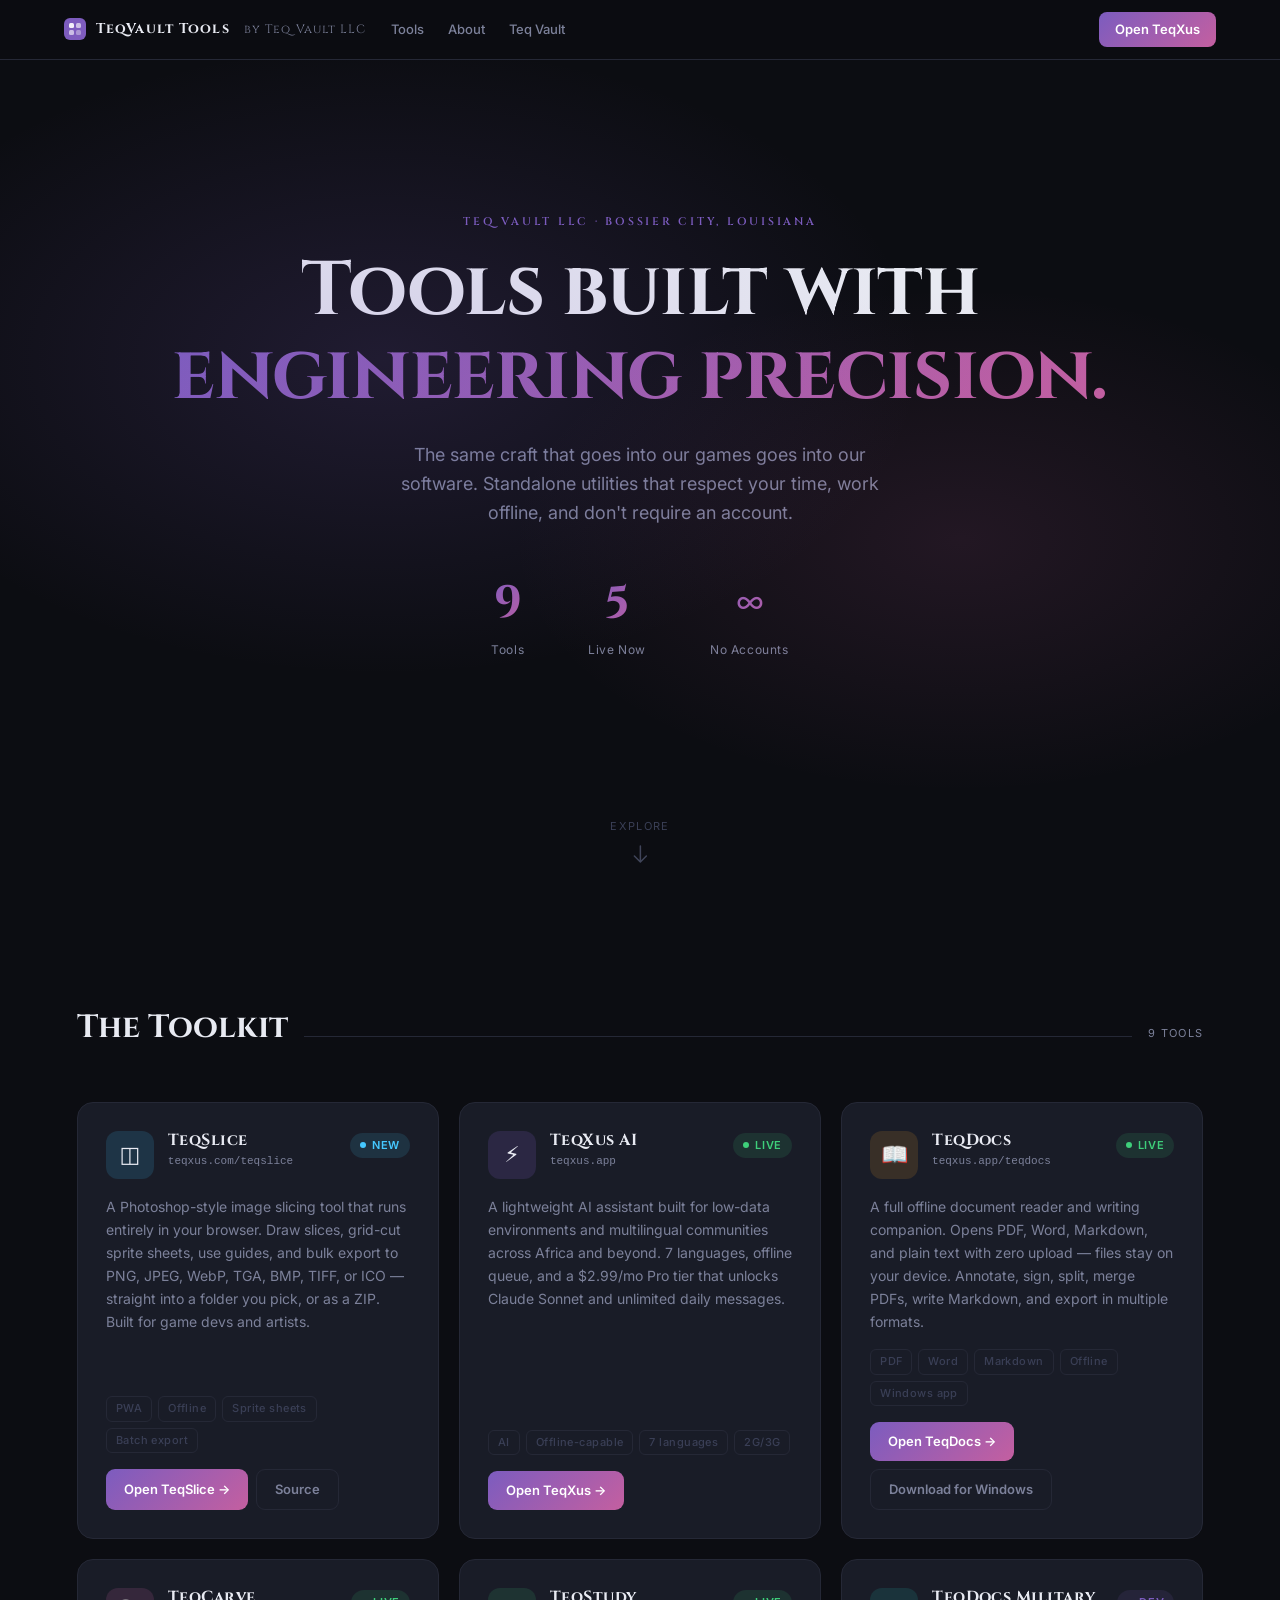
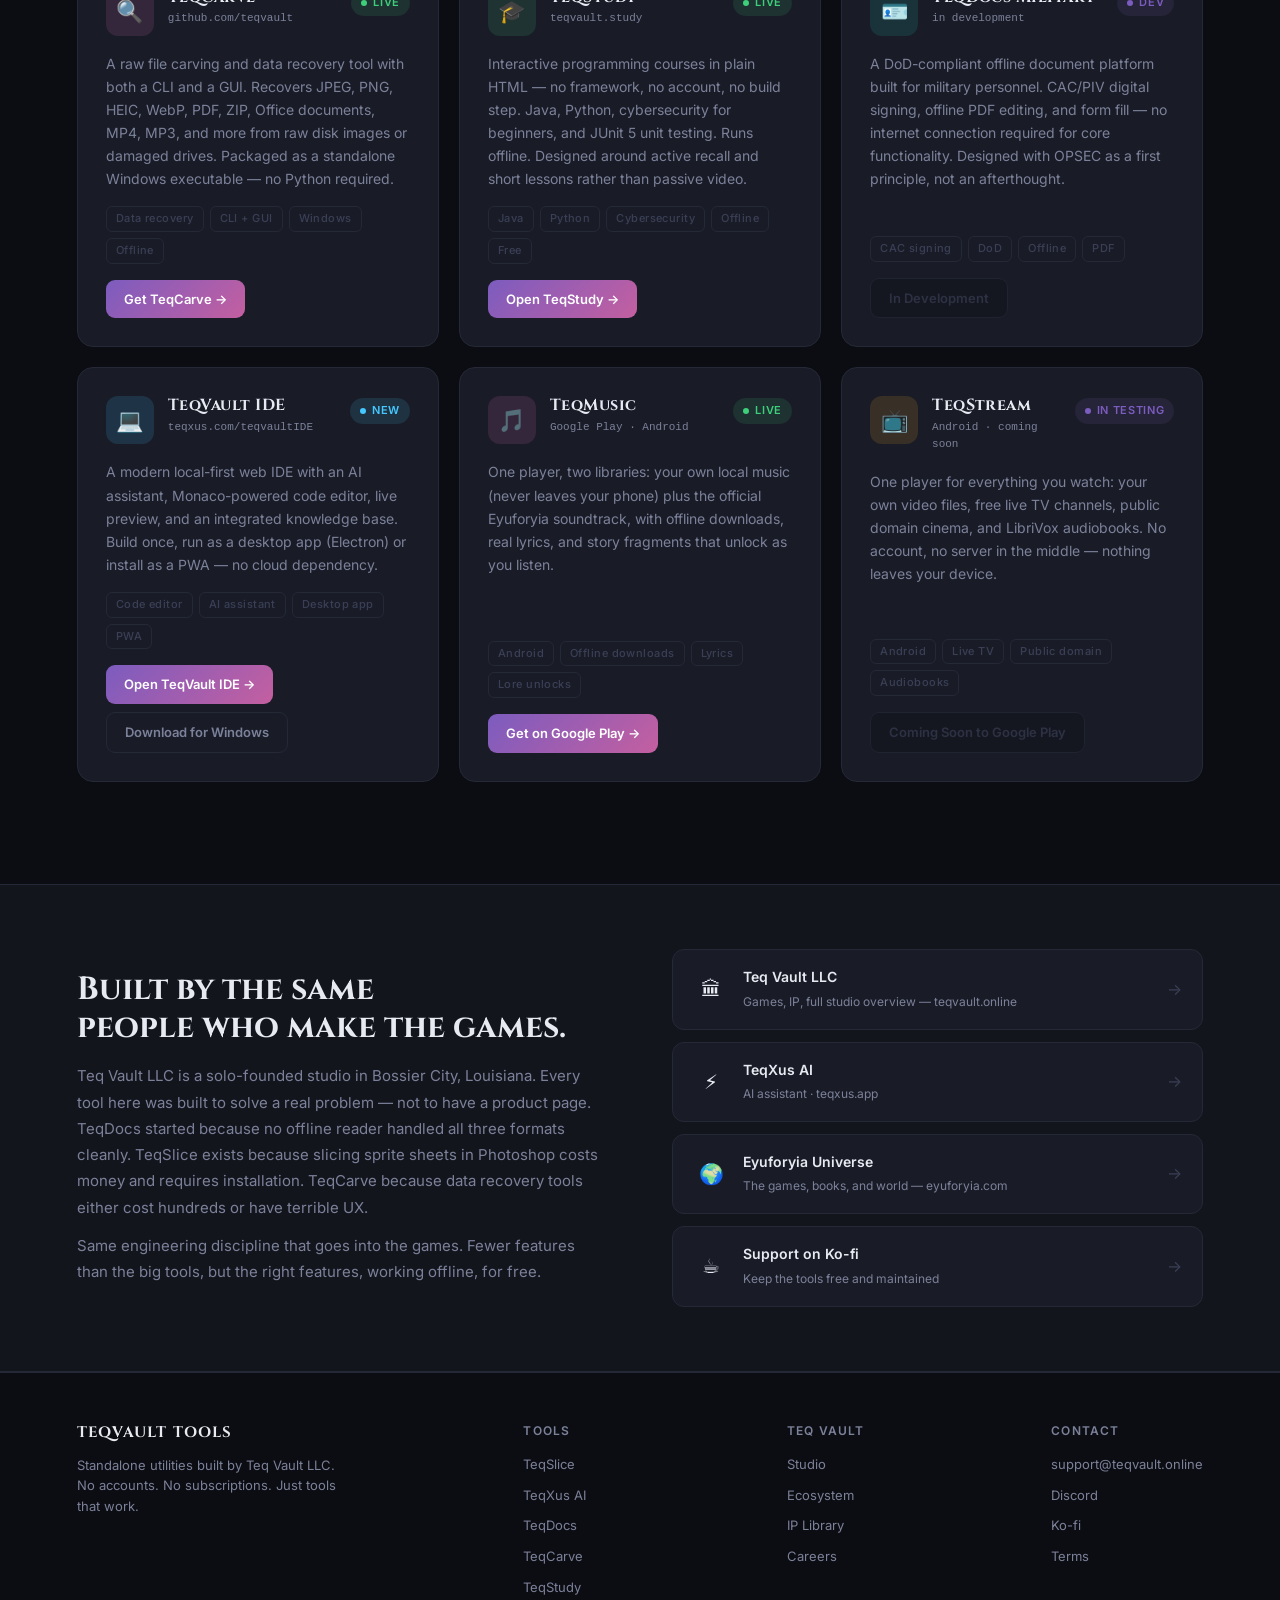
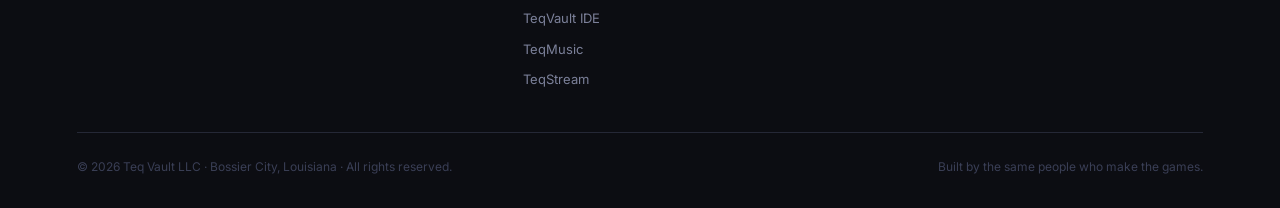
<file: index.html>
<!DOCTYPE html>
<html lang="en">
<head>
<meta charset="UTF-8">
<meta name="viewport" content="width=device-width, initial-scale=1.0">
<meta name="description" content="TeqVault Tools — standalone utilities built by Teq Vault LLC. Image slicers, AI assistants, document readers, data recovery tools, and more.">
<meta property="og:title" content="TeqVault Tools">
<meta property="og:description" content="Standalone utilities built by Teq Vault LLC — engineered with the same precision as our games.">
<meta name="theme-color" content="#0c0d12">
<title>TeqVault Tools</title>
<link rel="preconnect" href="https://fonts.googleapis.com">
<link rel="preconnect" href="https://fonts.gstatic.com" crossorigin>
<link href="https://fonts.googleapis.com/css2?family=Cinzel:wght@400;600;700&family=Inter:wght@300;400;500;600&display=swap" rel="stylesheet">
<style>
/* ── tokens ── */
:root {
  --bg:      #0c0d12;
  --surface: #13151d;
  --card:    #191c27;
  --border:  #252836;
  --ink:     #e8eaf2;
  --dim:     #7c819a;
  --faint:   #3a3f56;
  --purple:  #7c5cbf;
  --pink:    #c45fa0;
  --cyan:    #45c8ff;
  --amber:   #f5a623;
  --green:   #3ecf7a;
  --grad:    linear-gradient(135deg, var(--purple), var(--pink));
}

/* ── reset ── */
*, *::before, *::after { box-sizing: border-box; margin: 0; padding: 0; }
html { scroll-behavior: smooth; }
body {
  background: var(--bg);
  color: var(--ink);
  font-family: "Inter", system-ui, sans-serif;
  font-size: 15px;
  line-height: 1.6;
  -webkit-font-smoothing: antialiased;
}
a { color: inherit; text-decoration: none; }
img { display: block; max-width: 100%; }

/* ── nav ── */
nav {
  position: fixed; top: 0; left: 0; right: 0; z-index: 100;
  display: flex; align-items: center; gap: 24px;
  padding: 0 clamp(20px, 5vw, 64px);
  height: 60px;
  background: rgba(12, 13, 18, 0.85);
  backdrop-filter: blur(16px);
  border-bottom: 1px solid var(--border);
}
.nav-logo {
  display: flex; align-items: center; gap: 10px;
  font-family: "Cinzel", serif; font-weight: 700; font-size: 14px;
  letter-spacing: .08em; color: var(--ink);
}
.nav-logo span { color: var(--dim); font-weight: 400; font-size: 12px; margin-left: 4px; }
nav a.nav-link {
  font-size: 13px; color: var(--dim); font-weight: 500;
  transition: color .2s;
}
nav a.nav-link:hover { color: var(--ink); }
.nav-spacer { flex: 1; }
.nav-cta {
  font-size: 13px; font-weight: 600; padding: 7px 16px; border-radius: 8px;
  background: var(--grad); color: #fff;
  transition: opacity .2s;
}
.nav-cta:hover { opacity: .88; }
.nav-links { display: flex; gap: 24px; }
@media (max-width: 640px) { .nav-links { display: none; } }

/* ── hero ── */
.hero {
  min-height: 100svh;
  display: flex; flex-direction: column; align-items: center; justify-content: center;
  text-align: center;
  padding: 100px clamp(20px, 6vw, 80px) 80px;
  position: relative; overflow: hidden;
}
.hero-bg {
  position: absolute; inset: 0; pointer-events: none;
  background:
    radial-gradient(ellipse 60% 50% at 30% 40%, rgba(124,92,191,.18) 0%, transparent 70%),
    radial-gradient(ellipse 50% 40% at 75% 60%, rgba(196,95,160,.12) 0%, transparent 70%);
}
.hero-eyebrow {
  font-family: "Cinzel", serif; font-size: 11px; font-weight: 600;
  letter-spacing: .25em; text-transform: uppercase; color: var(--purple);
  margin-bottom: 20px;
}
.hero h1 {
  font-family: "Cinzel", serif; font-weight: 700;
  font-size: clamp(36px, 6vw, 76px);
  line-height: 1.1; letter-spacing: -.01em;
  margin-bottom: 24px;
}
.hero h1 em {
  font-style: normal;
  background: var(--grad); -webkit-background-clip: text; -webkit-text-fill-color: transparent;
}
.hero-sub {
  font-size: clamp(15px, 2vw, 18px); color: var(--dim); max-width: 520px;
  margin: 0 auto 40px;
}
.hero-stats {
  display: flex; gap: clamp(24px, 5vw, 64px); justify-content: center;
  margin-bottom: 48px;
}
.stat-n {
  font-family: "Cinzel", serif; font-size: clamp(28px, 4vw, 44px); font-weight: 700;
  background: var(--grad); -webkit-background-clip: text; -webkit-text-fill-color: transparent;
}
.stat-l { font-size: 12px; color: var(--dim); letter-spacing: .05em; margin-top: 2px; }
.hero-scroll {
  position: absolute; bottom: 36px; left: 50%; transform: translateX(-50%);
  display: flex; flex-direction: column; align-items: center; gap: 8px;
  color: var(--faint); font-size: 11px; letter-spacing: .1em;
  animation: bob 2.4s ease-in-out infinite;
}
@keyframes bob { 0%,100%{transform:translateX(-50%) translateY(0)} 50%{transform:translateX(-50%) translateY(6px)} }

/* ── section ── */
.section {
  padding: clamp(64px, 8vw, 120px) clamp(20px, 6vw, 80px);
  max-width: 1280px; margin: 0 auto;
}
.section-head {
  display: flex; align-items: baseline; gap: 16px; margin-bottom: 48px;
}
.section-head h2 {
  font-family: "Cinzel", serif; font-size: clamp(22px, 3vw, 32px); font-weight: 700;
}
.section-rule {
  flex: 1; height: 1px; background: var(--border);
}
.section-label {
  font-size: 11px; letter-spacing: .12em; text-transform: uppercase; color: var(--dim);
}

/* ── tool grid ── */
.tool-grid {
  display: grid;
  grid-template-columns: repeat(auto-fill, minmax(320px, 1fr));
  gap: 20px;
}

/* ── tool card ── */
.tool-card {
  background: var(--card);
  border: 1px solid var(--border);
  border-radius: 16px;
  padding: 28px;
  display: flex; flex-direction: column; gap: 16px;
  position: relative; overflow: hidden;
  transition: border-color .25s, transform .25s;
  cursor: default;
}
.tool-card::before {
  content: "";
  position: absolute; inset: 0; border-radius: 16px;
  background: var(--grad); opacity: 0;
  transition: opacity .3s;
  pointer-events: none;
  mask: linear-gradient(#fff 0 0) content-box, linear-gradient(#fff 0 0);
  mask-composite: exclude;
  padding: 1px;
  z-index: 0;
}
.tool-card:hover::before { opacity: 1; }
.tool-card:hover { transform: translateY(-3px); }
.tool-card > * { position: relative; z-index: 1; }

.card-head { display: flex; align-items: flex-start; gap: 14px; }
.card-icon {
  width: 48px; height: 48px; border-radius: 12px; flex-shrink: 0;
  display: flex; align-items: center; justify-content: center;
  font-size: 22px;
}
.card-icon.purple { background: rgba(124,92,191,.18); }
.card-icon.cyan   { background: rgba(69,200,255,.14); }
.card-icon.amber  { background: rgba(245,166,35,.14); }
.card-icon.pink   { background: rgba(196,95,160,.16); }
.card-icon.green  { background: rgba(62,207,122,.13); }
.card-icon.teal   { background: rgba(32,210,190,.13); }

.card-meta { flex: 1; min-width: 0; }
.card-name {
  font-family: "Cinzel", serif; font-size: 16px; font-weight: 700;
  letter-spacing: .03em; line-height: 1.2;
}
.card-url { font-size: 11px; color: var(--dim); margin-top: 3px; font-family: ui-monospace, monospace; }

/* status pip */
.status {
  display: inline-flex; align-items: center; gap: 6px;
  font-size: 11px; font-weight: 600; letter-spacing: .06em;
  text-transform: uppercase; padding: 4px 10px; border-radius: 20px;
  flex-shrink: 0; margin-top: 2px;
}
.status.live   { background: rgba(62,207,122,.12); color: var(--green); }
.status.beta   { background: rgba(245,166,35,.12); color: var(--amber); }
.status.dev    { background: rgba(124,92,191,.12); color: var(--purple); }
.status.new    { background: rgba(69,200,255,.12); color: var(--cyan); }
.pip {
  width: 6px; height: 6px; border-radius: 50%; flex-shrink: 0;
}
.status.live .pip  { background: var(--green);  animation: pulse-g 2s ease-in-out infinite; }
.status.beta .pip  { background: var(--amber);  animation: pulse-a 2.4s ease-in-out infinite; }
.status.new .pip   { background: var(--cyan);   animation: pulse-c 1.8s ease-in-out infinite; }
.status.dev .pip   { background: var(--purple); }
@keyframes pulse-g { 0%,100%{box-shadow:0 0 0 0 rgba(62,207,122,.6)} 50%{box-shadow:0 0 0 5px rgba(62,207,122,0)} }
@keyframes pulse-a { 0%,100%{box-shadow:0 0 0 0 rgba(245,166,35,.6)} 50%{box-shadow:0 0 0 5px rgba(245,166,35,0)} }
@keyframes pulse-c { 0%,100%{box-shadow:0 0 0 0 rgba(69,200,255,.6)} 50%{box-shadow:0 0 0 5px rgba(69,200,255,0)} }

.card-desc {
  font-size: 14px; color: var(--dim); line-height: 1.65; flex: 1;
}
.card-tags {
  display: flex; flex-wrap: wrap; gap: 6px;
}
.tag {
  font-size: 11px; font-weight: 500; letter-spacing: .04em;
  padding: 3px 9px; border-radius: 6px; border: 1px solid var(--border); color: var(--faint);
}
.card-actions { display: flex; gap: 8px; flex-wrap: wrap; }
.btn-card {
  font-size: 13px; font-weight: 600; padding: 9px 18px; border-radius: 9px;
  border: none; cursor: pointer; transition: opacity .2s, background .2s;
  display: inline-flex; align-items: center; gap: 6px;
}
.btn-card.primary { background: var(--grad); color: #fff; }
.btn-card.primary:hover { opacity: .85; }
.btn-card.ghost {
  background: transparent; color: var(--dim);
  border: 1px solid var(--border);
}
.btn-card.ghost:hover { color: var(--ink); border-color: var(--faint); background: var(--surface); }
.btn-card.disabled {
  background: var(--surface); color: var(--faint);
  border: 1px solid var(--border); cursor: not-allowed; opacity: .6;
}

/* ── about strip ── */
.about-strip {
  background: var(--surface);
  border-top: 1px solid var(--border);
  border-bottom: 1px solid var(--border);
  padding: 64px clamp(20px, 6vw, 80px);
}
.about-inner {
  max-width: 1280px; margin: 0 auto;
  display: grid; grid-template-columns: 1fr 1fr; gap: 64px; align-items: center;
}
.about-inner h2 {
  font-family: "Cinzel", serif; font-size: clamp(22px, 3vw, 32px); font-weight: 700;
  margin-bottom: 16px; line-height: 1.2;
}
.about-inner p { color: var(--dim); font-size: 15px; line-height: 1.75; margin-bottom: 12px; }
.about-inner p:last-child { margin-bottom: 0; }
.about-links { display: flex; flex-direction: column; gap: 12px; }
.about-link {
  display: flex; align-items: center; gap: 14px; padding: 16px 20px;
  background: var(--card); border: 1px solid var(--border); border-radius: 12px;
  transition: border-color .2s, transform .2s;
}
.about-link:hover { border-color: var(--purple); transform: translateX(4px); }
.about-link-icon { font-size: 20px; width: 36px; text-align: center; }
.about-link-text strong { display: block; font-size: 14px; font-weight: 600; }
.about-link-text span { font-size: 12px; color: var(--dim); }
.about-link-arrow { margin-left: auto; color: var(--faint); font-size: 16px; }
@media (max-width: 720px) { .about-inner { grid-template-columns: 1fr; gap: 40px; } }

/* ── footer ── */
footer {
  padding: 48px clamp(20px, 6vw, 80px) 32px;
  border-top: 1px solid var(--border);
}
.footer-inner {
  max-width: 1280px; margin: 0 auto;
  display: flex; flex-wrap: wrap; gap: 32px; justify-content: space-between; align-items: flex-start;
}
.footer-brand { max-width: 260px; }
.footer-logo {
  font-family: "Cinzel", serif; font-weight: 700; font-size: 15px;
  letter-spacing: .08em; margin-bottom: 10px;
}
.footer-brand p { font-size: 13px; color: var(--dim); line-height: 1.6; }
.footer-col h4 { font-size: 12px; font-weight: 600; letter-spacing: .1em; text-transform: uppercase; color: var(--dim); margin-bottom: 14px; }
.footer-col a { display: block; font-size: 13px; color: var(--dim); margin-bottom: 10px; transition: color .2s; }
.footer-col a:hover { color: var(--ink); }
.footer-bottom {
  max-width: 1280px; margin: 32px auto 0; padding-top: 24px;
  border-top: 1px solid var(--border);
  display: flex; flex-wrap: wrap; gap: 12px; justify-content: space-between;
  font-size: 12px; color: var(--faint);
}
.footer-bottom a { color: var(--faint); transition: color .2s; }
.footer-bottom a:hover { color: var(--dim); }

/* ── scroll reveal ── */
.reveal { opacity: 0; transform: translateY(20px); transition: opacity .55s ease, transform .55s ease; }
.reveal.on { opacity: 1; transform: none; }
@media (prefers-reduced-motion: reduce) { .reveal { opacity: 1; transform: none; } }
</style>
</head>
<body>

<!-- ── nav ── -->
<nav>
  <a href="/" class="nav-logo">
    <svg width="22" height="22" viewBox="0 0 22 22" fill="none"><rect width="22" height="22" rx="6" fill="url(#lg)"/><rect x="5" y="5" width="5" height="5" rx="1.5" fill="white" opacity=".9"/><rect x="12" y="5" width="5" height="5" rx="1.5" fill="white" opacity=".6"/><rect x="5" y="12" width="5" height="5" rx="1.5" fill="white" opacity=".6"/><rect x="12" y="12" width="5" height="5" rx="1.5" fill="white" opacity=".35"/><defs><linearGradient id="lg" x1="0" y1="0" x2="22" y2="22"><stop stop-color="#7c5cbf"/><stop offset="1" stop-color="#c45fa0"/></linearGradient></defs></svg>
    TeqVault Tools <span>by Teq Vault LLC</span>
  </a>
  <div class="nav-links">
    <a href="#tools" class="nav-link">Tools</a>
    <a href="#about" class="nav-link">About</a>
    <a href="https://teqvault.online" class="nav-link" target="_blank" rel="noopener">Teq Vault</a>
  </div>
  <div class="nav-spacer"></div>
  <a href="https://teqxus.app" class="nav-cta" target="_blank" rel="noopener">Open TeqXus</a>
</nav>

<!-- ── hero ── -->
<section class="hero">
  <div class="hero-bg" aria-hidden="true"></div>
  <p class="hero-eyebrow">Teq Vault LLC · Bossier City, Louisiana</p>
  <h1>Tools built with<br><em>engineering precision.</em></h1>
  <p class="hero-sub">The same craft that goes into our games goes into our software. Standalone utilities that respect your time, work offline, and don't require an account.</p>
  <div class="hero-stats">
    <div>
      <div class="stat-n">9</div>
      <div class="stat-l">Tools</div>
    </div>
    <div>
      <div class="stat-n">5</div>
      <div class="stat-l">Live Now</div>
    </div>
    <div>
      <div class="stat-n">∞</div>
      <div class="stat-l">No Accounts</div>
    </div>
  </div>
  <a href="#tools" aria-label="Scroll to tools">
    <div class="hero-scroll">
      <span style="letter-spacing:.12em">EXPLORE</span>
      <svg width="16" height="20" viewBox="0 0 16 20" fill="none"><path d="M8 2v14M2 12l6 6 6-6" stroke="#40455a" stroke-width="1.5" stroke-linecap="round" stroke-linejoin="round"/></svg>
    </div>
  </a>
</section>

<!-- ── tools grid ── -->
<div class="section" id="tools">
  <div class="section-head reveal">
    <h2>The Toolkit</h2>
    <div class="section-rule"></div>
    <span class="section-label">9 tools</span>
  </div>

  <div class="tool-grid">

    <!-- TeqSlice -->
    <div class="tool-card reveal">
      <div class="card-head">
        <div class="card-icon cyan">◫</div>
        <div class="card-meta">
          <div class="card-name">TeqSlice</div>
          <div class="card-url">teqxus.com/teqslice</div>
        </div>
        <span class="status new"><span class="pip"></span>New</span>
      </div>
      <p class="card-desc">A Photoshop-style image slicing tool that runs entirely in your browser. Draw slices, grid-cut sprite sheets, use guides, and bulk export to PNG, JPEG, WebP, TGA, BMP, TIFF, or ICO — straight into a folder you pick, or as a ZIP. Built for game devs and artists.</p>
      <div class="card-tags">
        <span class="tag">PWA</span><span class="tag">Offline</span><span class="tag">Sprite sheets</span><span class="tag">Batch export</span>
      </div>
      <div class="card-actions">
        <a href="https://teqxus.com/teqslice" class="btn-card primary">Open TeqSlice →</a>
        <a href="https://github.com/teqvault" class="btn-card ghost" target="_blank" rel="noopener">Source</a>
      </div>
    </div>

    <!-- TeqXus AI -->
    <div class="tool-card reveal">
      <div class="card-head">
        <div class="card-icon purple">⚡</div>
        <div class="card-meta">
          <div class="card-name">TeqXus AI</div>
          <div class="card-url">teqxus.app</div>
        </div>
        <span class="status live"><span class="pip"></span>Live</span>
      </div>
      <p class="card-desc">A lightweight AI assistant built for low-data environments and multilingual communities across Africa and beyond. 7 languages, offline queue, and a $2.99/mo Pro tier that unlocks Claude Sonnet and unlimited daily messages.</p>
      <div class="card-tags">
        <span class="tag">AI</span><span class="tag">Offline-capable</span><span class="tag">7 languages</span><span class="tag">2G/3G</span>
      </div>
      <div class="card-actions">
        <a href="https://teqxus.app" class="btn-card primary" target="_blank" rel="noopener">Open TeqXus →</a>
      </div>
    </div>

    <!-- TeqDocs -->
    <div class="tool-card reveal">
      <div class="card-head">
        <div class="card-icon amber">📖</div>
        <div class="card-meta">
          <div class="card-name">TeqDocs</div>
          <div class="card-url">teqxus.app/teqdocs</div>
        </div>
        <span class="status live"><span class="pip"></span>Live</span>
      </div>
      <p class="card-desc">A full offline document reader and writing companion. Opens PDF, Word, Markdown, and plain text with zero upload — files stay on your device. Annotate, sign, split, merge PDFs, write Markdown, and export in multiple formats.</p>
      <div class="card-tags">
        <span class="tag">PDF</span><span class="tag">Word</span><span class="tag">Markdown</span><span class="tag">Offline</span><span class="tag">Windows app</span>
      </div>
      <div class="card-actions">
        <a href="https://teqxus.app/teqdocs" class="btn-card primary" target="_blank" rel="noopener">Open TeqDocs →</a>
        <a href="https://github.com/teqvault/teqdocsDesktop/releases/download/2.0.0/TeqDocs.Student.Setup.2.0.0.exe" class="btn-card ghost">Download for Windows</a>
      </div>
    </div>

    <!-- TeqCarve -->
    <div class="tool-card reveal">
      <div class="card-head">
        <div class="card-icon pink">🔍</div>
        <div class="card-meta">
          <div class="card-name">TeqCarve</div>
          <div class="card-url">github.com/teqvault</div>
        </div>
        <span class="status live"><span class="pip"></span>Live</span>
      </div>
      <p class="card-desc">A raw file carving and data recovery tool with both a CLI and a GUI. Recovers JPEG, PNG, HEIC, WebP, PDF, ZIP, Office documents, MP4, MP3, and more from raw disk images or damaged drives. Packaged as a standalone Windows executable — no Python required.</p>
      <div class="card-tags">
        <span class="tag">Data recovery</span><span class="tag">CLI + GUI</span><span class="tag">Windows</span><span class="tag">Offline</span>
      </div>
      <div class="card-actions">
        <a href="https://github.com/teqvault" class="btn-card primary" target="_blank" rel="noopener">Get TeqCarve →</a>
      </div>
    </div>

    <!-- TeqStudy -->
    <div class="tool-card reveal">
      <div class="card-head">
        <div class="card-icon green">🎓</div>
        <div class="card-meta">
          <div class="card-name">TeqStudy</div>
          <div class="card-url">teqvault.study</div>
        </div>
        <span class="status live"><span class="pip"></span>Live</span>
      </div>
      <p class="card-desc">Interactive programming courses in plain HTML — no framework, no account, no build step. Java, Python, cybersecurity for beginners, and JUnit 5 unit testing. Runs offline. Designed around active recall and short lessons rather than passive video.</p>
      <div class="card-tags">
        <span class="tag">Java</span><span class="tag">Python</span><span class="tag">Cybersecurity</span><span class="tag">Offline</span><span class="tag">Free</span>
      </div>
      <div class="card-actions">
        <a href="https://teqvault.study" class="btn-card primary" target="_blank" rel="noopener">Open TeqStudy →</a>
      </div>
    </div>

    <!-- TeqDocs Military -->
    <div class="tool-card reveal">
      <div class="card-head">
        <div class="card-icon teal">🪪</div>
        <div class="card-meta">
          <div class="card-name">TeqDocs Military</div>
          <div class="card-url">in development</div>
        </div>
        <span class="status dev"><span class="pip"></span>Dev</span>
      </div>
      <p class="card-desc">A DoD-compliant offline document platform built for military personnel. CAC/PIV digital signing, offline PDF editing, and form fill — no internet connection required for core functionality. Designed with OPSEC as a first principle, not an afterthought.</p>
      <div class="card-tags">
        <span class="tag">CAC signing</span><span class="tag">DoD</span><span class="tag">Offline</span><span class="tag">PDF</span>
      </div>
      <div class="card-actions">
        <span class="btn-card disabled">In Development</span>
      </div>
    </div>

    <!-- TeqVault IDE -->
    <div class="tool-card reveal">
      <div class="card-head">
        <div class="card-icon cyan">💻</div>
        <div class="card-meta">
          <div class="card-name">TeqVault IDE</div>
          <div class="card-url">teqxus.com/teqvaultIDE</div>
        </div>
        <span class="status new"><span class="pip"></span>New</span>
      </div>
      <p class="card-desc">A modern local-first web IDE with an AI assistant, Monaco-powered code editor, live preview, and an integrated knowledge base. Build once, run as a desktop app (Electron) or install as a PWA — no cloud dependency.</p>
      <div class="card-tags">
        <span class="tag">Code editor</span><span class="tag">AI assistant</span><span class="tag">Desktop app</span><span class="tag">PWA</span>
      </div>
      <div class="card-actions">
        <a href="https://teqxus.com/teqvaultIDE" class="btn-card primary" target="_blank" rel="noopener">Open TeqVault IDE →</a>
        <a href="https://github.com/teqvault/teqIDE/releases/download/1.0.0/Teq.Vault.IDE.Setup.0.1.0.exe" class="btn-card ghost">Download for Windows</a>
      </div>
    </div>

    <!-- TeqMusic -->
    <div class="tool-card reveal">
      <div class="card-head">
        <div class="card-icon pink">🎵</div>
        <div class="card-meta">
          <div class="card-name">TeqMusic</div>
          <div class="card-url">Google Play · Android</div>
        </div>
        <span class="status live"><span class="pip"></span>Live</span>
      </div>
      <p class="card-desc">One player, two libraries: your own local music (never leaves your phone) plus the official Eyuforyia soundtrack, with offline downloads, real lyrics, and story fragments that unlock as you listen.</p>
      <div class="card-tags">
        <span class="tag">Android</span><span class="tag">Offline downloads</span><span class="tag">Lyrics</span><span class="tag">Lore unlocks</span>
      </div>
      <div class="card-actions">
        <a href="https://play.google.com/store/apps/details?id=com.teqvault.teqmusic" class="btn-card primary" target="_blank" rel="noopener">Get on Google Play →</a>
      </div>
    </div>

    <!-- TeqStream -->
    <div class="tool-card reveal">
      <div class="card-head">
        <div class="card-icon amber">📺</div>
        <div class="card-meta">
          <div class="card-name">TeqStream</div>
          <div class="card-url">Android · coming soon</div>
        </div>
        <span class="status dev"><span class="pip"></span>In Testing</span>
      </div>
      <p class="card-desc">One player for everything you watch: your own video files, free live TV channels, public domain cinema, and LibriVox audiobooks. No account, no server in the middle — nothing leaves your device.</p>
      <div class="card-tags">
        <span class="tag">Android</span><span class="tag">Live TV</span><span class="tag">Public domain</span><span class="tag">Audiobooks</span>
      </div>
      <div class="card-actions">
        <span class="btn-card disabled">Coming Soon to Google Play</span>
      </div>
    </div>

  </div>
</div>

<!-- ── about strip ── -->
<div class="about-strip" id="about">
  <div class="about-inner">
    <div class="reveal">
      <h2>Built by the same<br>people who make the games.</h2>
      <p>Teq Vault LLC is a solo-founded studio in Bossier City, Louisiana. Every tool here was built to solve a real problem — not to have a product page. TeqDocs started because no offline reader handled all three formats cleanly. TeqSlice exists because slicing sprite sheets in Photoshop costs money and requires installation. TeqCarve because data recovery tools either cost hundreds or have terrible UX.</p>
      <p>Same engineering discipline that goes into the games. Fewer features than the big tools, but the right features, working offline, for free.</p>
    </div>
    <div class="about-links reveal">
      <a href="https://teqvault.online" class="about-link" target="_blank" rel="noopener">
        <span class="about-link-icon">🏛</span>
        <span class="about-link-text">
          <strong>Teq Vault LLC</strong>
          <span>Games, IP, full studio overview — teqvault.online</span>
        </span>
        <span class="about-link-arrow">→</span>
      </a>
      <a href="https://teqxus.app" class="about-link" target="_blank" rel="noopener">
        <span class="about-link-icon">⚡</span>
        <span class="about-link-text">
          <strong>TeqXus AI</strong>
          <span>AI assistant · teqxus.app</span>
        </span>
        <span class="about-link-arrow">→</span>
      </a>
      <a href="https://eyuforyia.com" class="about-link" target="_blank" rel="noopener">
        <span class="about-link-icon">🌍</span>
        <span class="about-link-text">
          <strong>Eyuforyia Universe</strong>
          <span>The games, books, and world — eyuforyia.com</span>
        </span>
        <span class="about-link-arrow">→</span>
      </a>
      <a href="https://ko-fi.com/teqvault" class="about-link" target="_blank" rel="noopener">
        <span class="about-link-icon">☕</span>
        <span class="about-link-text">
          <strong>Support on Ko-fi</strong>
          <span>Keep the tools free and maintained</span>
        </span>
        <span class="about-link-arrow">→</span>
      </a>
    </div>
  </div>
</div>

<!-- ── footer ── -->
<footer>
  <div class="footer-inner">
    <div class="footer-brand">
      <div class="footer-logo">TEQVAULT TOOLS</div>
      <p>Standalone utilities built by Teq Vault LLC. No accounts. No subscriptions. Just tools that work.</p>
    </div>
    <div class="footer-col">
      <h4>Tools</h4>
      <a href="./teqslice/">TeqSlice</a>
      <a href="https://teqxus.app" target="_blank" rel="noopener">TeqXus AI</a>
      <a href="https://teqxus.app/teqdocs" target="_blank" rel="noopener">TeqDocs</a>
      <a href="https://github.com/teqvault" target="_blank" rel="noopener">TeqCarve</a>
      <a href="https://teqvault.study" target="_blank" rel="noopener">TeqStudy</a>
      <a href="https://teqxus.com/teqvaultIDE" target="_blank" rel="noopener">TeqVault IDE</a>
      <a href="https://play.google.com/store/apps/details?id=com.teqvault.teqmusic" target="_blank" rel="noopener">TeqMusic</a>
      <a href="https://teqvault.online/pages/teqstream.html" target="_blank" rel="noopener">TeqStream</a>
    </div>
    <div class="footer-col">
      <h4>Teq Vault</h4>
      <a href="https://teqvault.online" target="_blank" rel="noopener">Studio</a>
      <a href="https://teqvault.online/pages/ecosystem.html" target="_blank" rel="noopener">Ecosystem</a>
      <a href="https://teqvault.online/pages/library.html" target="_blank" rel="noopener">IP Library</a>
      <a href="https://teqvault.online/pages/join-the-vault.html" target="_blank" rel="noopener">Careers</a>
    </div>
    <div class="footer-col">
      <h4>Contact</h4>
      <a href="mailto:support@teqvault.online">support@teqvault.online</a>
      <a href="https://discord.gg/4CAYz2ZCqC" target="_blank" rel="noopener">Discord</a>
      <a href="https://ko-fi.com/teqvault" target="_blank" rel="noopener">Ko-fi</a>
      <a href="https://teqvault.online/pages/terms.html" target="_blank" rel="noopener">Terms</a>
    </div>
  </div>
  <div class="footer-bottom">
    <span>© <span id="yr"></span> Teq Vault LLC · Bossier City, Louisiana · All rights reserved.</span>
    <span>Built by the same people who make the games.</span>
  </div>
</footer>

<script>
/* year */
document.getElementById("yr").textContent = new Date().getFullYear();

/* scroll reveal */
const obs = new IntersectionObserver(entries => {
  entries.forEach(e => { if(e.isIntersecting) { e.target.classList.add("on"); obs.unobserve(e.target); } });
}, { threshold: 0.1 });
document.querySelectorAll(".reveal").forEach(el => obs.observe(el));

/* stagger tool cards */
document.querySelectorAll(".tool-card.reveal").forEach((el, i) => {
  el.style.transitionDelay = (i % 3) * 0.08 + "s";
});
</script>
</body>
</html>
</file>
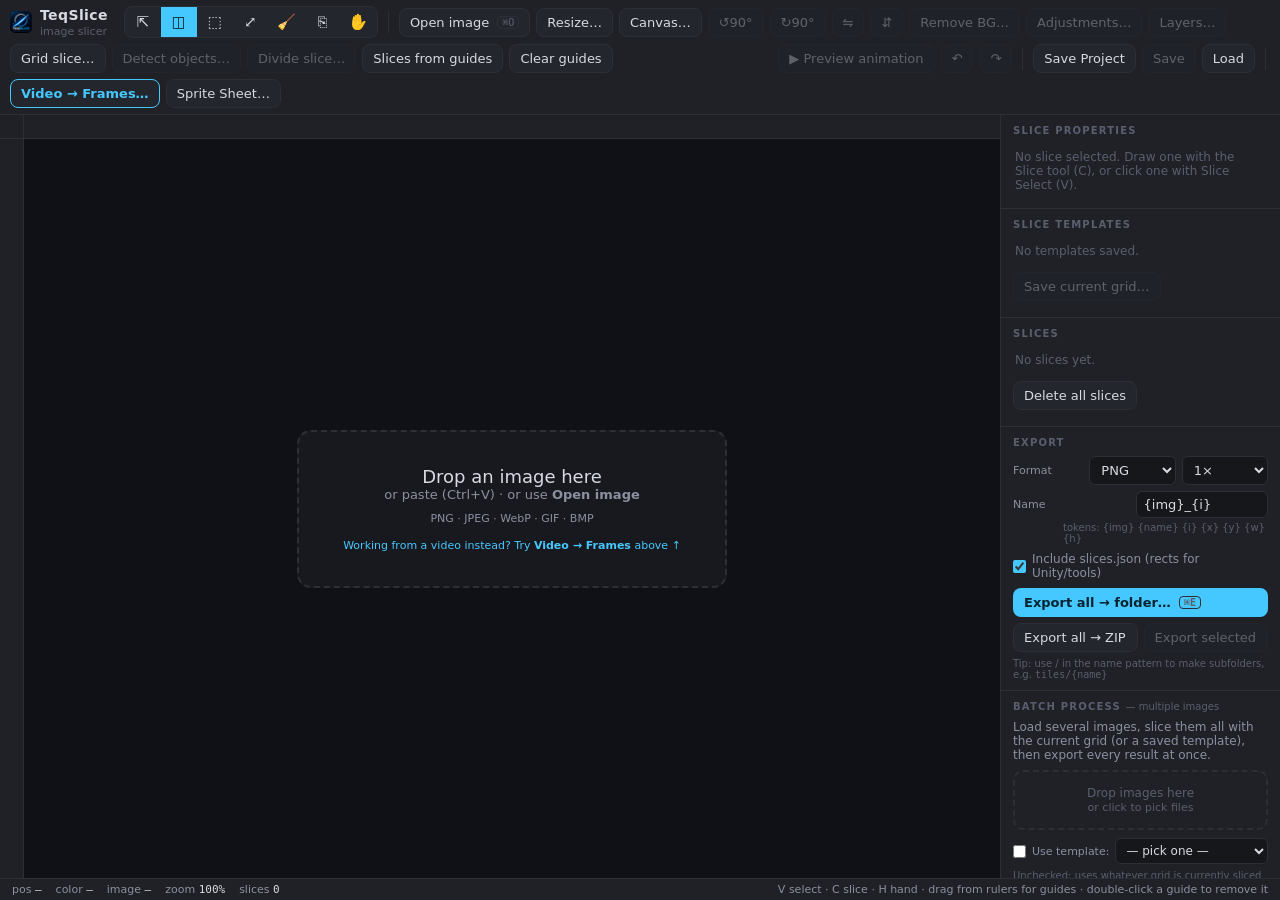
<file: teqslice/index.html>
<!DOCTYPE html>
<html lang="en">
<head>
<meta charset="UTF-8">
<meta name="viewport" content="width=device-width, initial-scale=1.0, user-scalable=no">
<title>TeqSlice &mdash; image slicing tool</title>
<meta name="theme-color" content="#16171b">
<link rel="manifest" href="manifest.webmanifest">
<link rel="icon" href="icon-192.png">
<script src="jszip.min.js"></script>
<style>
:root{
  --bg:#16171b; --panel:#1f2127; --panel2:#24262e; --edge:#2c2f37;
  --ink:#d7dae2; --dim:#8b90a0; --faint:#5a5f6e;
  --slice:#45c8ff; --hot:#ffb54c; --guide:#54e3a4;
  --accent:#45c8ff;
  font-size:13px;
}
*{box-sizing:border-box; margin:0; padding:0}
html,body{height:100%; overflow:hidden}
body{
  background:var(--bg); color:var(--ink);
  font-family:system-ui,-apple-system,"Segoe UI",Roboto,sans-serif;
  display:grid; grid-template-rows:auto auto 1fr auto; user-select:none;
}
.mono{font-family:ui-monospace,"Cascadia Code","JetBrains Mono",Menlo,Consolas,monospace}

/* ---------- top bar ---------- */
header{
  display:flex; align-items:center; gap:6px; padding:6px 10px;
  background:var(--panel); border-bottom:1px solid var(--edge); flex-wrap:wrap;
}
/* ---------- document tabs ---------- */
#docTabs{
  display:none; align-items:stretch; gap:1px; padding:0 6px;
  background:var(--bg); border-bottom:1px solid var(--edge); overflow-x:auto;
}
#docTabs.show{display:flex}
.docTab{
  display:flex; align-items:center; gap:6px; padding:7px 8px 7px 12px;
  background:var(--panel); border:1px solid var(--edge); border-bottom:none;
  border-radius:8px 8px 0 0; margin-top:4px; font-size:12px; color:var(--dim);
  cursor:pointer; white-space:nowrap; max-width:200px;
}
.docTab.on{background:var(--bg); color:var(--ink); border-color:var(--accent)}
.docTab .name{overflow:hidden; text-overflow:ellipsis; white-space:nowrap}
.docTab .dot{width:6px; height:6px; border-radius:50%; background:var(--hot); flex:0 0 auto; display:none}
.docTab.dirty .dot{display:block}
.docTab .x{
  flex:0 0 auto; width:16px; height:16px; border-radius:4px; text-align:center; line-height:16px;
  color:var(--faint); font-size:12px;
}
.docTab .x:hover{background:rgba(255,255,255,.08); color:var(--ink)}
/* Electron's frameless titlebar overlay (min/max/close) sits on top of the
   page in the top-right corner. Reserve space so it never covers buttons,
   and let the empty header background double as a drag handle. */
html.electron-app header{ padding-right:150px; -webkit-app-region:drag; }
html.electron-app header *{ -webkit-app-region:no-drag; }
.logo{display:flex; align-items:center; gap:8px; margin-right:10px}
.logo b{font-size:14px; letter-spacing:.4px}
.logo span{color:var(--faint); font-size:11px}
.logo img{width:22px; height:22px; border-radius:5px}
.tgroup{display:flex; background:var(--panel2); border:1px solid var(--edge); border-radius:8px; overflow:hidden}
button{
  background:transparent; color:var(--ink); border:none; cursor:pointer;
  padding:6px 10px; font:inherit; display:inline-flex; align-items:center; gap:6px;
}
button:hover{background:#2d3039}
button:disabled{opacity:.35; cursor:default}
button:disabled:hover{background:transparent}
.tool{width:36px; justify-content:center; font-size:15px}
.tool.on{background:var(--accent); color:#06232f}
.btn{background:var(--panel2); border:1px solid var(--edge); border-radius:8px}
.btn.primary{background:var(--accent); color:#06232f; border-color:transparent; font-weight:600}
.btn.primary:hover{background:#6ad4ff}
.sep{width:1px; height:22px; background:var(--edge); margin:0 4px}
.spacer{flex:1}
kbd{
  font-family:ui-monospace,monospace; font-size:10px; color:var(--faint);
  border:1px solid var(--edge); border-radius:4px; padding:0 4px; margin-left:2px;
}

/* ---------- workspace ---------- */
main{display:grid; grid-template-columns:1fr 280px; min-height:0}
#stage{
  display:grid; grid-template-columns:24px 1fr; grid-template-rows:24px 1fr;
  min-width:0; min-height:0; background:#101116;
}
#corner{background:var(--panel); border-right:1px solid var(--edge); border-bottom:1px solid var(--edge)}
#rulerX,#rulerY{background:var(--panel); display:block; width:100%; height:100%; min-width:0; min-height:0}
#rulerX{border-bottom:1px solid var(--edge); cursor:s-resize}
#rulerY{border-right:1px solid var(--edge); cursor:e-resize}
#viewport{position:relative; overflow:hidden; min-width:0; min-height:0}
#cv{position:absolute; inset:0; touch-action:none}
#drop{
  position:absolute; inset:0; display:flex; flex-direction:column; gap:10px;
  align-items:center; justify-content:center; color:var(--dim); text-align:center;
  pointer-events:none;
}
#drop .big{font-size:18px; color:var(--ink)}
#drop.hide{display:none}
#drop .hintbox{border:2px dashed var(--edge); border-radius:14px; padding:34px 44px; background:rgba(31,33,39,.6)}

/* ---------- sidebar ---------- */
aside{
  background:var(--panel); border-left:1px solid var(--edge);
  display:flex; flex-direction:column; min-height:0; overflow-y:auto;
}
section{border-bottom:1px solid var(--edge); padding:10px 12px}
section h2{
  font-size:10px; text-transform:uppercase; letter-spacing:1.2px;
  color:var(--faint); margin-bottom:8px; font-weight:600;
}
.row{display:flex; gap:6px; align-items:center; margin-bottom:6px}
.row label{color:var(--dim); font-size:11px; min-width:14px}
.row.grow > *{flex:1}
input[type=text],input[type=number],select{
  background:var(--bg); color:var(--ink); border:1px solid var(--edge);
  border-radius:6px; padding:5px 7px; font:inherit; width:100%; min-width:0;
}
input[type=number]{font-family:ui-monospace,monospace; font-size:12px}
input:focus,select:focus{outline:1px solid var(--accent); border-color:var(--accent)}
input[type=range]{width:100%; accent-color:var(--accent)}
input[type=checkbox]{accent-color:var(--accent)}
.check{display:flex; align-items:center; gap:6px; color:var(--dim); font-size:12px; cursor:pointer}

/* slice list */
#sliceList{display:flex; flex-direction:column; gap:2px; max-height:280px; overflow-y:auto}
.sliceRow{
  display:flex; align-items:center; gap:6px; padding:4px 6px; border-radius:6px; cursor:pointer;
}
.sliceRow:hover{background:var(--panel2)}
.sliceRow.on{background:#2a3d4a; outline:1px solid var(--slice)}
.badge{
  min-width:20px; height:16px; border-radius:4px; background:var(--slice); color:#06232f;
  font-family:ui-monospace,monospace; font-size:10px; font-weight:700;
  display:flex; align-items:center; justify-content:center; padding:0 3px;
}
.sliceRow.on .badge{background:var(--hot)}
.sliceRow input{border:1px solid transparent; background:transparent; padding:2px 4px; flex:1}
.sliceRow input:hover{border-color:var(--edge)}
.sliceRow .dims{color:var(--faint); font-size:10px; white-space:nowrap}
.sliceRow .del{padding:2px 5px; color:var(--faint); border-radius:4px}
.sliceRow .del:hover{color:#ff7a7a; background:#3a2226}
.empty{color:var(--faint); font-size:12px; padding:6px 2px}

/* ---------- status bar ---------- */
footer{
  display:flex; align-items:center; gap:14px; padding:4px 12px;
  background:var(--panel); border-top:1px solid var(--edge);
  color:var(--dim); font-size:11px; flex-wrap:wrap;
}
footer .mono{color:var(--ink)}

/* ---------- animation preview ---------- */
#animOverlay{
  position:fixed; inset:0; z-index:200; background:rgba(10,11,14,.92);
  display:flex; flex-direction:column; align-items:center; justify-content:center;
  gap:16px;
}
#animOverlay.hide{display:none}
#animCanvas{
  image-rendering:pixelated; image-rendering:crisp-edges;
  border-radius:8px; border:1px solid var(--edge);
  background:#22242b; max-width:90vw; max-height:70vh;
}
.anim-controls{
  display:flex; align-items:center; gap:10px; flex-wrap:wrap; justify-content:center;
}
.anim-controls label{color:var(--dim); font-size:12px}
.anim-btn{
  background:var(--panel2); border:1px solid var(--edge); border-radius:8px;
  color:var(--ink); padding:7px 16px; font:inherit; cursor:pointer; font-size:13px;
}
.anim-btn:hover{background:#2d3039}
.anim-btn.on{background:var(--accent); color:#06232f; border-color:transparent}
.anim-btn.danger{border-color:#ff6b6b; color:#ff6b6b}
.anim-btn.danger:hover{background:rgba(255,107,107,.12)}
#btnPreview:not(:disabled){background:var(--accent); color:#06232f; border-color:transparent; font-weight:600}
#btnPreview:not(:disabled):hover{background:#6ad4ff}
#btnOpenVideo,#btnLayers:not(:disabled),#btnAdjust:not(:disabled){border-color:var(--accent); color:var(--accent); font-weight:600}
#btnOpenVideo:hover,#btnLayers:not(:disabled):hover,#btnAdjust:not(:disabled):hover{background:rgba(69,200,255,.12)}
@keyframes tsPulse{
  0%,100%{ box-shadow:0 0 0 0 rgba(69,200,255,.55); }
  50%{ box-shadow:0 0 0 7px rgba(69,200,255,0); }
}
.btn.hint{ animation:tsPulse 1.4s ease-out 4; }
#animSeamWarn{
  display:none; align-items:center; gap:6px; color:#ffcf4c; font-size:12px;
  background:rgba(255,207,76,.1); border:1px solid rgba(255,207,76,.35);
  border-radius:6px; padding:4px 10px;
}
#animSeamWarn.show{display:flex}
#animFilmstrip{
  display:flex; gap:4px; overflow-x:auto; max-width:88vw; padding:4px;
  background:var(--panel2); border:1px solid var(--edge); border-radius:8px;
}
.filmthumb{
  position:relative; width:44px; height:44px; flex:0 0 auto; cursor:pointer;
  border-radius:5px; border:2px solid transparent; overflow:hidden;
  background:#22242b; display:flex; align-items:center; justify-content:center;
}
.filmthumb canvas{ image-rendering:pixelated; max-width:100%; max-height:100%; }
.filmthumb.cur{border-color:var(--accent)}
.filmthumb .fnum{ position:absolute; bottom:0; right:2px; font-size:9px; color:var(--faint); font-family:ui-monospace,monospace }
#animClose{
  position:absolute; top:20px; right:24px;
  background:transparent; border:none; color:var(--dim); font-size:22px; cursor:pointer;
}
#animClose:hover{color:var(--ink)}
#animInfo{color:var(--dim); font-size:12px; font-family:ui-monospace,monospace}

/* ---------- video frame exporter ---------- */
#videoOverlay{
  position:fixed; inset:0; z-index:200; background:rgba(10,11,14,.92);
  display:flex; flex-direction:column; align-items:center; justify-content:center;
  gap:14px;
}
#videoOverlay.hide{display:none}
#vidEl{
  border-radius:8px; border:1px solid var(--edge);
  background:#000; max-width:90vw; max-height:60vh;
}
#vidClose{
  position:absolute; top:20px; right:24px;
  background:transparent; border:none; color:var(--dim); font-size:22px; cursor:pointer;
}
#vidClose:hover{color:var(--ink)}
#vidInfo{color:var(--dim); font-size:12px; font-family:ui-monospace,monospace}
#vidScrubRow{width:min(90vw,700px)}
#vidScrub{accent-color:var(--accent)}

/* ---------- sprite sheet builder ---------- */
#sheetOverlay{
  position:fixed; inset:0; z-index:200; background:rgba(10,11,14,.92);
  display:flex; flex-direction:column; align-items:center; justify-content:center;
  gap:12px;
}
#sheetOverlay.hide{display:none}
#sheetClose{
  position:absolute; top:20px; right:24px;
  background:transparent; border:none; color:var(--dim); font-size:22px; cursor:pointer;
}
#sheetClose:hover{color:var(--ink)}
#sheetPreview{
  position:absolute; inset:0;
  image-rendering:pixelated; image-rendering:crisp-edges;
  touch-action:none;
}
#sheetViewWrap{
  position:relative; width:min(90vw,900px); height:50vh;
  border-radius:8px; border:1px solid var(--edge);
  background:#101116; overflow:hidden;
}
.sheetTabs{ position:absolute; top:8px; left:8px; z-index:5; display:flex; gap:4px; }
.sheetTab{
  background:rgba(31,33,39,.9); border:1px solid var(--edge); border-radius:7px;
  padding:4px 10px; font-size:11px; color:var(--dim); cursor:pointer;
}
.sheetTab.on{background:var(--accent); color:#06232f; border-color:transparent; font-weight:600}
#sheetTooltip{
  position:fixed; z-index:260; pointer-events:none; display:none;
  background:#1f2127; border:1px solid var(--edge); border-radius:8px;
  padding:6px 10px; font-size:11px; color:var(--ink); box-shadow:0 8px 24px rgba(0,0,0,.4);
}
#sheetTooltip b{color:var(--accent)}
#sheetResultBox .warn{color:#ffcf4c}
#sheetResultBox .good{color:var(--guide)}
#sheetSkipOverlay{
  display:none; position:fixed; inset:0; z-index:260; background:rgba(10,11,14,.85);
  align-items:center; justify-content:center;
}
#sheetSkipOverlay.hide{display:none}
#sheetSkipOverlay:not(.hide){display:flex}
#sheetSkipBox{
  background:var(--panel); border:1px solid #ffcf4c; border-radius:16px;
  padding:24px 28px; max-width:480px; width:90%;
}
#sheetSkipBox .title{font-size:14px; font-weight:600; color:#ffcf4c; margin-bottom:6px}
#sheetSkipMessage{font-size:12px; color:var(--dim); line-height:1.6; margin-bottom:12px}
#sheetSkipList{
  max-height:160px; overflow-y:auto; background:var(--panel2); border:1px solid var(--edge);
  border-radius:8px; padding:8px 12px; margin-bottom:16px;
  font-family:ui-monospace,monospace; font-size:11px; color:var(--dim);
}
#sheetSkipBox .actions{display:flex; gap:8px; justify-content:flex-end}

/* ---------- layer editor ---------- */
#layerOverlay{
  position:fixed; inset:0; z-index:200; background:rgba(10,11,14,.95);
  display:flex; flex-direction:row;
}
#layerOverlay.hide{display:none}
#layerClose{
  position:absolute; top:12px; right:12px; z-index:5;
  background:rgba(31,33,39,.85); border:1px solid var(--edge); border-radius:8px;
  color:var(--dim); font-size:16px; width:28px; height:28px; cursor:pointer;
}
#layerClose:hover{color:var(--ink)}
#layerViewWrap{ flex:1; position:relative; background:#101116; }
#layerPreview{ position:absolute; inset:0; touch-action:none; }
#layerSide{
  width:300px; flex:0 0 auto; background:var(--panel); border-left:1px solid var(--edge);
  display:flex; flex-direction:column; overflow-y:auto;
}
#layerListHead{ display:flex; align-items:center; gap:8px; padding:10px; border-bottom:1px solid var(--edge); }
#layerList{ display:flex; flex-direction:column; gap:2px; padding:6px; max-height:280px; overflow-y:auto; }
.layerRow{
  display:flex; align-items:center; gap:6px; padding:5px 6px; border-radius:6px; cursor:pointer;
  border:1px solid transparent;
}
.layerRow:hover{background:var(--panel2)}
.layerRow.on{background:#2a3d4a; border-color:var(--slice)}
.layerRow.base{opacity:.75}
.layerRow .thumb{
  width:28px; height:28px; border-radius:4px; background:#22242b repeat;
  background-size:8px 8px; flex:0 0 auto; overflow:hidden;
  display:flex; align-items:center; justify-content:center;
}
.layerRow .thumb canvas{ max-width:100%; max-height:100%; image-rendering:pixelated; }
.layerRow .lname{flex:1; font-size:12px; overflow:hidden; text-overflow:ellipsis; white-space:nowrap}
.layerRow .eye{flex:0 0 auto; cursor:pointer; color:var(--dim); font-size:13px; width:20px; text-align:center}
.layerRow .eye.off{color:var(--faint)}
.layerRow .ldel{flex:0 0 auto; color:var(--faint); border-radius:4px; padding:2px 5px; font-size:11px}
.layerRow .ldel:hover{color:#ff7a7a; background:#3a2226}
#layerProps{ padding:6px 10px; border-top:1px solid var(--edge); display:flex; flex-direction:column; gap:6px; }
#layerProps .row{gap:6px}
#layerActions{ margin-top:auto; padding:10px; border-top:1px solid var(--edge); display:flex; gap:8px; flex-wrap:wrap; }
#sheetInfo{color:var(--dim); font-size:12px; font-family:ui-monospace,monospace}
#sheetFrameList{
  display:flex; gap:4px; overflow-x:auto; max-width:88vw; padding:4px;
  background:var(--panel2); border:1px solid var(--edge); border-radius:8px;
  min-height:52px;
}
.sheetThumb{
  position:relative; width:44px; height:44px; flex:0 0 auto; cursor:grab;
  border-radius:5px; border:2px solid transparent; overflow:hidden;
  background:#22242b; display:flex; align-items:center; justify-content:center;
}
.sheetThumb canvas{ image-rendering:pixelated; max-width:100%; max-height:100%; }
.sheetThumb.dragover{border-color:var(--accent)}
.sheetThumb .snum{ position:absolute; bottom:0; left:2px; font-size:9px; color:var(--faint); font-family:ui-monospace,monospace }
.sheetThumb .sremove{
  position:absolute; top:1px; right:1px; width:14px; height:14px; line-height:14px;
  text-align:center; font-size:10px; background:rgba(0,0,0,.6); color:#fff;
  border-radius:3px; cursor:pointer;
}
.sheetThumb .sremove:hover{background:#ff6b6b}
/* ---------- templates ---------- */
#templateList{display:flex; flex-direction:column; gap:4px; margin-bottom:8px; max-height:160px; overflow-y:auto}
.tmpl-row{
  display:flex; align-items:center; gap:6px; padding:5px 8px;
  background:var(--panel2); border:1px solid var(--edge); border-radius:8px;
}
.tmpl-name{flex:1; font-size:12px; overflow:hidden; text-overflow:ellipsis; white-space:nowrap}
.tmpl-meta{font-size:10px; color:var(--faint); font-family:ui-monospace,monospace; white-space:nowrap}
.tmpl-apply{padding:3px 10px; font-size:11px; font-weight:600; background:var(--accent); color:#06232f; border:none; border-radius:5px; cursor:pointer}
.tmpl-apply:hover{background:#6ad4ff}
.tmpl-del{padding:3px 6px; color:var(--faint); background:transparent; border:none; cursor:pointer; border-radius:4px}
.tmpl-del:hover{color:#ff7a7a; background:#3a2226}
dialog{
  background:var(--panel); color:var(--ink); border:1px solid var(--edge);
  border-radius:12px; padding:16px; min-width:300px; box-shadow:0 20px 60px rgba(0,0,0,.5);
}
dialog::backdrop{background:rgba(0,0,0,.55)}
#dlgRemoveBG::backdrop{background:rgba(0,0,0,.18)}
dialog h3{font-size:14px; margin-bottom:12px}
dialog .actions{display:flex; justify-content:flex-end; gap:8px; margin-top:14px}
fieldset{border:1px solid var(--edge); border-radius:8px; padding:8px 10px; margin-bottom:8px}
legend{color:var(--dim); font-size:11px; padding:0 4px}
.grid2{display:grid; grid-template-columns:1fr 1fr; gap:6px}
.anchGrid{display:grid; grid-template-columns:repeat(3,28px); gap:4px; margin:4px 0}
.anch{width:28px; height:28px; border:1px solid var(--edge); border-radius:6px; background:var(--bg); padding:0; justify-content:center}
.anch.on{background:var(--accent); border-color:transparent}
.dlgNote{color:var(--faint); font-size:11px; margin-top:6px; max-width:400px}
/* ---------- remove background: wand / lasso selection ---------- */
/* This one dialog gets a large, viewport-relative size instead of the
   generic fit-content dialog sizing — a fixed small canvas isn't usable for
   detailed sprite sheets, so it takes up most of the screen instead. */
#dlgRemoveBG{
  width:min(94vw, 1240px); max-width:94vw;
  height:min(90vh, 840px); max-height:90vh;
}
#dlgRemoveBG[open]{
  display:flex; flex-direction:column;
}
#rbBody{ display:flex; gap:14px; flex:1; min-height:0; }
#rbMain{ display:flex; flex-direction:column; flex:1; min-width:0; }
#rbSide{ width:260px; flex-shrink:0; overflow-y:auto; padding-left:2px }
#rbCanvasWrap{ flex:1; min-height:0; margin-top:8px; position:relative }
#rbPreviewCanvas{
  border:1px solid var(--edge); border-radius:8px; cursor:crosshair;
  display:block; background:#101116; touch-action:none;
  width:100%; height:100%;
}
#rbPreviewCanvas.rb-tool-wand{ cursor:pointer }
#rbPreviewCanvas.rb-tool-lasso{ cursor:crosshair }
#rbToolbar{margin-bottom:0}
#rbToolbar .btn{font-size:11px; padding:5px 9px}
#rbToolbar .tool{font-size:11px; padding:5px 10px}
@media (max-width:760px){
  #dlgRemoveBG{ width:96vw; height:94vh; }
  #rbBody{ flex-direction:column; }
  #rbSide{ width:auto; }
}


@media (max-width:760px){
  main{grid-template-columns:1fr}
  aside{position:fixed; right:0; top:0; bottom:0; width:280px; z-index:20; transform:translateX(100%); transition:transform .2s}
  aside.open{transform:none}
  #panelToggle{display:inline-flex}
}
#panelToggle{display:none}
@media (prefers-reduced-motion:reduce){ aside{transition:none} }
</style>
</head>
<body>

<header>
  <div class="logo"><img src="icon-192.png" alt=""><div><b>TeqSlice</b><br><span>image slicer</span></div></div>

  <div class="tgroup" role="toolbar" aria-label="Tools">
    <button class="tool" id="toolSelect"    title="Slice Select (V)">⇱</button>
    <button class="tool" id="toolSlice"     title="Slice (C)">◫</button>
    <button class="tool" id="toolCrop"      title="Crop — drag to select, Enter to apply, Esc to cancel (R)">⬚</button>
    <button class="tool" id="toolTransform" title="Free Transform — resize image (T)">⤢</button>
    <button class="tool" id="toolErase"     title="Erase — brush to transparent (E)">🧹</button>
    <button class="tool" id="toolClone"     title="Clone Stamp — Alt+Click to set source, drag to paint (S)">⎘</button>
    <button class="tool" id="toolHand"      title="Hand (H / hold Space / Middle-mouse drag)">✋</button>
  </div>
  <div id="eraseOpts" style="display:none; align-items:center; gap:6px; margin-right:4px">
    <label style="color:var(--dim); font-size:11px">Size</label>
    <input type="range" id="eraseSize" min="2" max="600" value="24" style="width:90px">
    <span id="eraseSizeVal" class="mono" style="color:var(--dim); font-size:11px; min-width:28px">24px</span>
    <label style="color:var(--dim); font-size:11px; margin-left:6px">Feather</label>
    <input type="range" id="eraseFeather" min="0" max="100" value="0" style="width:70px">
    <span id="eraseFeatherVal" class="mono" style="color:var(--dim); font-size:11px; min-width:24px">0</span>
  </div>
  <div id="cloneOpts" style="display:none; align-items:center; gap:6px; margin-right:4px">
    <label style="color:var(--dim); font-size:11px">Size</label>
    <input type="range" id="cloneSize" min="2" max="600" value="40" style="width:90px">
    <span id="cloneSizeVal" class="mono" style="color:var(--dim); font-size:11px; min-width:28px">40px</span>
    <label style="color:var(--dim); font-size:11px; margin-left:6px">Feather</label>
    <input type="range" id="cloneFeather" min="0" max="100" value="0" style="width:70px">
    <span id="cloneFeatherVal" class="mono" style="color:var(--dim); font-size:11px; min-width:24px">0</span>
    <span id="cloneHint" style="color:var(--faint); font-size:11px">Alt+Click to set source</span>
  </div>

  <div class="sep"></div>
  <button class="btn" id="btnOpen">Open image<kbd>⌘O</kbd></button>
  <button class="btn" id="btnResize">Resize…</button>
  <button class="btn" id="btnCanvas">Canvas…</button>
  <button class="btn" id="btnRotateCCW" disabled title="Rotate 90° counter-clockwise">↺90°</button>
  <button class="btn" id="btnRotateCW" disabled title="Rotate 90° clockwise">↻90°</button>
  <button class="btn" id="btnFlipH" disabled title="Flip horizontal">⇋</button>
  <button class="btn" id="btnFlipV" disabled title="Flip vertical">⇵</button>
  <button class="btn" id="btnRemoveBG" disabled>Remove BG…</button>
  <button class="btn" id="btnAdjust" disabled title="Brightness/Contrast and Hue/Saturation, with a live preview">Adjustments…</button>
  <button class="btn" id="btnLayers" disabled title="Layer Editor — composite sprites from other images onto this one">Layers…</button>
  <button class="btn" id="btnGrid">Grid slice…</button>
  <button class="btn" id="btnDetect" disabled title="Smart Slice Detection — auto-find isolated objects">Detect objects…</button>
  <button class="btn" id="btnDivide" disabled>Divide slice…</button>
  <button class="btn" id="btnFromGuides">Slices from guides</button>
  <button class="btn" id="btnClearGuides">Clear guides</button>

  <div class="spacer"></div>
  <button class="btn" id="btnPreview" disabled title="Animation Preview — play your slices as frames (P)">▶ Preview animation</button>
  <button class="btn" id="btnUndo" title="Undo (Ctrl+Z)">↶</button>
  <button class="btn" id="btnRedo" title="Redo (Ctrl+Shift+Z)">↷</button>
  <div class="sep"></div>
  <button class="btn" id="btnSave" title="Save project (Ctrl+S)">Save Project</button>
  <button class="btn" id="btnSaveImage" disabled title="Save the working image as PNG/JPEG/etc (Ctrl+Shift+S)">Save</button>
  <button class="btn" id="btnLoad" title="Open project">Load</button>
  <div class="sep"></div>
  <button class="btn" id="btnOpenVideo" title="Video Frame Exporter — scrub a video and export frames as PNGs">Video → Frames…</button>
  <button class="btn" id="btnSpriteSheet" title="Sprite Sheet Builder — pack multiple frames into one sheet">Sprite Sheet…</button>
  <button class="btn" id="panelToggle">Panel</button>
</header>

<div id="docTabs"></div>

<main>
  <div id="stage">
    <div id="corner"></div>
    <canvas id="rulerX" title="Drag down to add a horizontal guide"></canvas>
    <canvas id="rulerY" title="Drag right to add a vertical guide"></canvas>
    <div id="viewport">
      <canvas id="cv"></canvas>
      <div id="drop">
        <div class="hintbox">
          <div class="big">Drop an image here</div>
          <div>or paste (Ctrl+V) · or use <b>Open image</b></div>
          <div style="margin-top:10px; font-size:11px">PNG · JPEG · WebP · GIF · BMP</div>
          <div style="margin-top:14px; font-size:11px; color:var(--accent)">Working from a video instead? Try <b>Video → Frames</b> above ↑</div>
        </div>
      </div>
    </div>
  </div>

  <aside id="panel">
    <section id="transformPanel" style="display:none">
      <h2>Free transform</h2>
      <div class="grid2">
        <div class="row"><label>W</label><input type="number" id="txW" step="1" min="1"></div>
        <div class="row"><label>H</label><input type="number" id="txH" step="1" min="1"></div>
      </div>
      <label class="check" style="margin:6px 0"><input type="checkbox" id="txLock" checked> Lock aspect ratio</label>
      <label class="check" style="margin-bottom:6px"><input type="checkbox" id="txScaleSlices" checked> Scale slices with image</label>
      <div style="color:var(--faint); font-size:11px; margin-top:2px">Drag handles · corner = proportional · edge = free · Alt = leave slices</div>
      <div class="row" style="margin-top:8px">
        <button class="btn primary" id="txApply">Apply<kbd>↵</kbd></button>
        <button class="btn" id="txCancel">Cancel<kbd>Esc</kbd></button>
      </div>
    </section>

    <section id="cropPanel" style="display:none">
      <h2>Crop</h2>
      <div class="grid2">
        <div class="row"><label>X</label><input type="number" id="cropX" step="1" min="0"></div>
        <div class="row"><label>Y</label><input type="number" id="cropY" step="1" min="0"></div>
      </div>
      <div class="grid2">
        <div class="row"><label>W</label><input type="number" id="cropW" step="1" min="1"></div>
        <div class="row"><label>H</label><input type="number" id="cropH" step="1" min="1"></div>
      </div>
      <div class="row" style="margin:8px 0 6px; gap:4px; flex-wrap:wrap">
        <button class="anim-btn" id="cropAspFree">Free</button>
        <button class="anim-btn" id="cropAsp1x1">1:1</button>
        <button class="anim-btn" id="cropAsp16x9">16:9</button>
        <button class="anim-btn" id="cropAsp4x3">4:3</button>
      </div>
      <div style="color:var(--faint); font-size:11px">Drag on the canvas to select an area, or drag its handles once it exists.</div>
      <div class="row" style="margin-top:8px">
        <button class="btn primary" id="cropApply">Apply<kbd>↵</kbd></button>
        <button class="btn" id="cropCancel">Cancel<kbd>Esc</kbd></button>
      </div>
    </section>

    <section>
      <h2>Slice properties</h2>
      <div id="propNone" class="empty">No slice selected. Draw one with the Slice tool (C), or click one with Slice Select (V).</div>
      <div id="propBox" style="display:none">
        <div class="row grow"><label>Name</label><input type="text" id="pName"></div>
        <div class="grid2">
          <div class="row"><label>X</label><input type="number" id="pX" step="1"></div>
          <div class="row"><label>Y</label><input type="number" id="pY" step="1"></div>
          <div class="row"><label>W</label><input type="number" id="pW" step="1" min="1"></div>
          <div class="row"><label>H</label><input type="number" id="pH" step="1" min="1"></div>
        </div>
        <div class="row grow"><label style="min-width:44px">Format</label>
          <select id="pFormat">
            <option value="">Default</option>
            <option value="png">PNG</option>
            <option value="jpeg">JPEG</option>
            <option value="webp">WebP</option>
            <option value="bmp">BMP</option>
            <option value="tga">TGA</option>
            <option value="tiff">TIFF</option>
            <option value="ico">ICO</option>
          </select>
        </div>
        <div class="row">
          <button class="btn" id="btnDup">Duplicate<kbd>⌘D</kbd></button>
          <button class="btn" id="btnDel">Delete<kbd>Del</kbd></button>
        </div>
      </div>
    </section>

    <section>
      <h2>Slice Templates</h2>
      <div id="templateList"><div class="empty">No templates saved.</div></div>
      <div class="row" style="gap:6px">
        <button class="btn" id="btnSaveTemplate" disabled>Save current grid…</button>
      </div>
    </section>

    <section>
      <h2>Slices <span id="sliceCount" class="mono" style="color:var(--dim)"></span></h2>
      <div id="sliceList"><div class="empty">No slices yet.</div></div>
      <div class="row" style="margin-top:8px">
        <button class="btn" id="btnClearSlices">Delete all slices</button>
      </div>
    </section>

    <section>
      <h2>Export</h2>
      <div class="row grow"><label style="min-width:44px">Format</label>
        <select id="xFormat">
          <option value="png">PNG</option>
          <option value="jpeg">JPEG</option>
          <option value="webp">WebP</option>
          <option value="bmp">BMP</option>
          <option value="tga">TGA</option>
          <option value="tiff">TIFF</option>
          <option value="ico">ICO</option>
        </select>
        <select id="xScale" title="Scale">
          <option value="0.5">0.5×</option>
          <option value="1" selected>1×</option>
          <option value="2">2×</option>
          <option value="3">3×</option>
          <option value="4">4×</option>
        </select>
      </div>
      <div class="row grow" id="qualityRow" style="display:none">
        <label style="min-width:44px">Quality</label>
        <input type="range" id="xQuality" min="10" max="100" value="90">
        <span class="mono" id="xQualityVal" style="min-width:28px; color:var(--dim)">90</span>
      </div>
      <div class="row grow"><label style="min-width:44px">Name</label><input type="text" id="xPattern" value="{img}_{i}" class="mono" title="Tokens: {img} {name} {i} {x} {y} {w} {h}"></div>
      <div style="color:var(--faint); font-size:10px; margin:-2px 0 8px 50px">tokens: {img} {name} {i} {x} {y} {w} {h}</div>
      <label class="check" style="margin-bottom:8px"><input type="checkbox" id="xJson" checked> Include slices.json (rects for Unity/tools)</label>
      <div class="row grow">
        <button class="btn primary" id="btnExportFolder">Export all → folder…<kbd>⌘E</kbd></button>
      </div>
      <div class="row grow">
        <button class="btn" id="btnExportAll">Export all → ZIP</button>
        <button class="btn" id="btnExportSel" disabled>Export selected</button>
      </div>
      <div style="color:var(--faint); font-size:10px; margin-top:2px">Tip: use / in the name pattern to make subfolders, e.g. <span class="mono">tiles/{name}</span></div>
    </section>

    <section>
      <h2>Batch process <span style="color:var(--faint); font-weight:400; text-transform:none; letter-spacing:0">— multiple images</span></h2>
      <div style="color:var(--dim); font-size:12px; margin-bottom:8px">Load several images, slice them all with the current grid (or a saved template), then export every result at once.</div>
      <div id="batchDrop" style="
        border:2px dashed var(--edge); border-radius:10px; padding:14px 10px;
        text-align:center; color:var(--faint); font-size:12px; cursor:pointer;
        transition:border-color .2s; margin-bottom:8px;
      ">Drop images here<br><span style="font-size:11px; color:var(--faint)">or click to pick files</span></div>
      <input type="file" id="batchFileInput" accept="image/*" multiple hidden>
      <div id="batchQueue" style="display:none; margin-bottom:8px">
        <div style="display:flex; justify-content:space-between; align-items:center; margin-bottom:4px">
          <span id="batchQueueLabel" style="font-size:12px; color:var(--dim)">0 images queued</span>
          <button class="btn" id="btnBatchClear" style="padding:2px 8px; font-size:11px">Clear</button>
        </div>
        <div id="batchFileList" style="max-height:120px; overflow-y:auto; display:flex; flex-direction:column; gap:2px"></div>
      </div>
      <div class="row" style="margin-bottom:6px">
        <label class="check"><input type="checkbox" id="batchUseTemplate"> Use template:</label>
        <select id="batchTemplate" style="flex:1; background:var(--bg); border:1px solid var(--edge); border-radius:6px; padding:4px 6px; color:var(--ink); font:inherit; font-size:12px">
          <option value="">— pick one —</option>
        </select>
      </div>
      <div style="color:var(--faint); font-size:10px; margin-bottom:8px">Unchecked: uses whatever grid is currently sliced on the open image.</div>
      <div class="row grow">
        <button class="btn primary" id="btnBatchRun" disabled>Process &amp; export all…</button>
      </div>
    </section>

    <section>
      <h2>View</h2>
      <label class="check"><input type="checkbox" id="optSnap" checked> Snap to edges, slices &amp; guides</label>
      <label class="check"><input type="checkbox" id="optDim" checked> Dim area outside slices</label>
      <label class="check"><input type="checkbox" id="optGuides" checked> Show guides</label>
      <label class="check"><input type="checkbox" id="optPixel" checked> Pixelated zoom (pixel art)</label>
      <div class="row" style="margin-top:8px">
        <button class="btn" id="btnFit">Fit<kbd>0</kbd></button>
        <button class="btn" id="btnZoom100">100%<kbd>1</kbd></button>
        <button class="btn" id="btnZoomIn">＋</button>
        <button class="btn" id="btnZoomOut">－</button>
      </div>
    </section>
  </aside>
</main>

<footer>
  <span>pos <span class="mono" id="sPos">—</span></span>
  <span>color <span class="mono" id="sColor">—</span></span>
  <span>image <span class="mono" id="sImg">—</span></span>
  <span>zoom <span class="mono" id="sZoom">100%</span></span>
  <span>slices <span class="mono" id="sSlices">0</span></span>
  <span class="spacer"></span>
  <span id="sHint">V select · C slice · H hand · drag from rulers for guides · double-click a guide to remove it</span>
</footer>

<!-- Batch Progress Overlay -->
<div id="batchOverlay" style="
  display:none; position:fixed; inset:0; z-index:201; background:rgba(10,11,14,.94);
  align-items:center; justify-content:center; gap:20px;
">
  <div style="background:var(--panel); border:1px solid var(--edge); border-radius:16px; padding:28px 36px; min-width:380px; max-width:520px">
    <div style="font-size:15px; font-weight:600; margin-bottom:16px">Batch Process</div>
    <div id="batchCurrentFile" style="font-size:12px; color:var(--dim); margin-bottom:10px; font-family:ui-monospace,monospace; overflow:hidden; text-overflow:ellipsis; white-space:nowrap"></div>
    <div style="background:var(--bg); border-radius:8px; height:8px; overflow:hidden; margin-bottom:8px">
      <div id="batchBar" style="height:100%; background:var(--accent); width:0%; transition:width .2s; border-radius:8px"></div>
    </div>
    <div style="display:flex; justify-content:space-between; font-size:11px; color:var(--faint)">
      <span id="batchProgressText">0 / 0</span>
      <span id="batchPct">0%</span>
    </div>
    <div id="batchErrors" style="margin-top:12px; display:none; max-height:80px; overflow-y:auto"></div>
    <div id="batchDone" style="display:none; margin-top:14px; text-align:center">
      <div style="color:var(--guide); font-size:14px; font-weight:600; margin-bottom:12px">✓ Batch complete</div>
      <button class="btn primary" id="btnBatchClose">Close</button>
    </div>
  </div>
</div>

<!-- Animation Preview Overlay -->
<div id="animOverlay" class="hide">
  <button id="animClose" title="Close (Esc)">✕</button>
  <canvas id="animCanvas"></canvas>
  <div id="animSeamWarn" title="The first and last frame differ by more than a few pixels — the loop may visibly pop.">⚠ <span id="animSeamText">loop seam mismatch</span></div>
  <div id="animInfo">frame 1 / 1 &nbsp;·&nbsp; 0×0</div>
  <div id="animFilmstrip"></div>
  <div class="anim-controls">
    <button class="anim-btn" id="animPrev" title="Previous frame">⏮</button>
    <button class="anim-btn" id="animPlayPause" title="Play/Pause (Space)">▶ Play</button>
    <button class="anim-btn" id="animNext" title="Next frame">⏭</button>
    <div class="sep"></div>
    <label>FPS <input type="number" id="animFps" value="12" min="1" max="60" style="width:46px; margin-left:4px; background:var(--bg); border:1px solid var(--edge); border-radius:6px; padding:4px 6px; color:var(--ink); font:inherit"></label>
    <button class="anim-btn" id="animPingpong" title="Ping-pong mode">⇄</button>
    <button class="anim-btn" id="animLoop" title="Loop" style="min-width:60px">Loop ✓</button>
    <button class="anim-btn" id="animOnion" title="Onion skin — ghost the previous frame to check alignment">Onion skin</button>
    <div class="sep"></div>
    <span id="animScale" style="color:var(--dim); font-size:12px"></span>
  </div>
</div>

<!-- Video Frame Exporter Overlay -->
<div id="videoOverlay" class="hide">
  <button id="vidClose" title="Close (Esc)">✕</button>
  <video id="vidEl" muted playsinline></video>
  <div id="vidInfo">no video loaded</div>
  <div class="anim-controls" id="vidScrubRow">
    <span id="vidTimeCur" class="mono" style="min-width:80px">00:00.000</span>
    <input type="range" id="vidScrub" min="0" max="1000" value="0" style="flex:1; min-width:260px">
    <span id="vidTimeDur" class="mono" style="min-width:80px">00:00.000</span>
  </div>
  <div class="anim-controls">
    <button class="anim-btn" id="vidPrev" title="Previous frame (based on FPS below)">⏮</button>
    <button class="anim-btn" id="vidPlayPause" title="Play/Pause (Space)">▶ Play</button>
    <button class="anim-btn" id="vidNext" title="Next frame (based on FPS below)">⏭</button>
    <div class="sep"></div>
    <label>FPS <input type="number" id="vidFps" value="30" min="1" max="120" style="width:50px; margin-left:4px; background:var(--bg); border:1px solid var(--edge); border-radius:6px; padding:4px 6px; color:var(--ink); font:inherit"></label>
    <span style="color:var(--faint); font-size:11px">used for frame stepping &amp; range export spacing</span>
  </div>
  <div class="anim-controls">
    <label>Start <input type="text" id="vidStartTxt" class="mono" value="00:00.000" style="width:80px; background:var(--bg); border:1px solid var(--edge); border-radius:6px; padding:4px 6px; color:var(--ink); font:inherit"></label>
    <button class="anim-btn" id="vidSetStart" title="Set start to current playhead">Set = current</button>
    <div class="sep"></div>
    <label>End <input type="text" id="vidEndTxt" class="mono" value="00:00.000" style="width:80px; background:var(--bg); border:1px solid var(--edge); border-radius:6px; padding:4px 6px; color:var(--ink); font:inherit"></label>
    <button class="anim-btn" id="vidSetEnd" title="Set end to current playhead">Set = current</button>
    <button class="anim-btn" id="vidFullRange">Use full video</button>
    <div class="sep"></div>
    <span id="vidRangeCount" class="mono" style="color:var(--dim); font-size:12px"></span>
  </div>
  <div class="anim-controls">
    <button class="anim-btn on" id="vidExportFrame">Export current frame (PNG)</button>
    <button class="anim-btn on" id="vidExportRange">Export range as ZIP…</button>
    <button class="anim-btn on" id="vidExportFolder" title="Pick a folder up front, frames are written to disk as they're captured">Export range to folder…</button>
    <button class="anim-btn" id="vidToSheet" title="Capture this range straight into the Sprite Sheet builder — no export/reimport round trip">→ Sprite Sheet builder</button>
    <button class="anim-btn danger" id="vidPause" style="display:none">⏸ Pause</button>
    <button class="anim-btn danger" id="vidStop" style="display:none">⏹ Stop</button>
    <div class="sep"></div>
    <span id="vidProgress" style="color:var(--dim); font-size:12px"></span>
  </div>
</div>

<!-- Sprite Sheet Builder Overlay -->
<div id="sheetOverlay" class="hide">
  <button id="sheetClose" title="Close (Esc)">✕</button>
  <div id="sheetViewWrap">
    <div class="sheetTabs" id="sheetTabs"></div>
    <canvas id="sheetPreview"></canvas>
  </div>
  <div id="sheetInfo">no frames added</div>
  <div id="sheetFrameList"></div>
  <div class="anim-controls">
    <button class="anim-btn on" id="sheetAddImages">Add images…</button>
    <button class="anim-btn on" id="sheetAddFolder">Add folder…</button>
    <button class="anim-btn danger" id="sheetClear">Clear all</button>
    <span style="color:var(--faint); font-size:11px">drag thumbnails to reorder</span>
  </div>

  <div class="anim-controls">
    <label><input type="radio" name="sheetMode" id="sheetModeTight" value="tight" checked> Tight pack (bin-packing)</label>
    <label><input type="radio" name="sheetMode" id="sheetModeGrid" value="grid"> Grid / strip (uniform cells)</label>
  </div>

  <div class="anim-controls" id="sheetTightControls">
    <label>Sheet size
      <select id="sheetSize" style="margin-left:4px; background:var(--bg); border:1px solid var(--edge); border-radius:6px; padding:4px 6px; color:var(--ink); font:inherit">
        <option value="auto">Auto (tight fit)</option>
        <option value="256">256 × 256</option>
        <option value="512" selected>512 × 512</option>
        <option value="1024">1024 × 1024</option>
        <option value="2048">2048 × 2048</option>
        <option value="4096">4096 × 4096</option>
      </select>
    </label>
    <label>Padding <input type="number" id="sheetTightPadding" min="0" value="6" style="width:50px; margin-left:4px; background:var(--bg); border:1px solid var(--edge); border-radius:6px; padding:4px 6px; color:var(--ink); font:inherit"></label>
    <label>Bleed <input type="number" id="sheetBleed" min="0" value="1" style="width:50px; margin-left:4px; background:var(--bg); border:1px solid var(--edge); border-radius:6px; padding:4px 6px; color:var(--ink); font:inherit"></label>
    <span style="color:var(--faint); font-size:11px">bleed extrudes edge pixels outward so texture filtering doesn't bleed between sprites at runtime</span>
  </div>

  <div class="anim-controls" id="sheetGridControls" style="display:none">
    <label>Layout
      <select id="sheetLayout" style="margin-left:4px; background:var(--bg); border:1px solid var(--edge); border-radius:6px; padding:4px 6px; color:var(--ink); font:inherit">
        <option value="grid">Auto grid</option>
        <option value="grid-cols">Custom columns</option>
        <option value="row">Horizontal strip</option>
        <option value="col">Vertical strip</option>
      </select>
    </label>
    <label id="sheetColsRow" style="display:none">Cols <input type="number" id="sheetCols" min="1" value="4" style="width:50px; margin-left:4px; background:var(--bg); border:1px solid var(--edge); border-radius:6px; padding:4px 6px; color:var(--ink); font:inherit"></label>
    <div class="sep"></div>
    <label>Spacing <input type="number" id="sheetSpacing" min="0" value="0" style="width:50px; margin-left:4px; background:var(--bg); border:1px solid var(--edge); border-radius:6px; padding:4px 6px; color:var(--ink); font:inherit"></label>
    <label>Padding <input type="number" id="sheetPadding" min="0" value="0" style="width:50px; margin-left:4px; background:var(--bg); border:1px solid var(--edge); border-radius:6px; padding:4px 6px; color:var(--ink); font:inherit"></label>
    <label class="check" style="margin:0 0 0 8px"><input type="checkbox" id="sheetPot"> Round up to power-of-two</label>
  </div>

  <div class="anim-controls">
    <label class="check" style="margin:0"><input type="checkbox" id="sheetTrim" checked> Trim transparent edges</label>
    <label class="check" style="margin:0"><input type="checkbox" id="sheetLabels"> Bake frame index labels (debug only)</label>
    <div class="sep"></div>
    <label>Background
      <select id="sheetBg" style="margin-left:4px; background:var(--bg); border:1px solid var(--edge); border-radius:6px; padding:4px 6px; color:var(--ink); font:inherit">
        <option value="transparent">Transparent</option>
        <option value="color">Solid color</option>
      </select>
    </label>
    <input type="color" id="sheetBgColor" value="#ffffff" style="display:none">
  </div>

  <div id="sheetResultBox" class="dlgNote" style="display:none"></div>

  <div class="anim-controls">
    <button class="anim-btn on" id="sheetExportFolder">Export → folder…</button>
    <button class="anim-btn on" id="sheetExportZip">Export → ZIP</button>
    <label class="check" style="margin:0 0 0 8px"><input type="checkbox" id="sheetIncludeJson" checked> Include atlas.json</label>
    <div class="sep"></div>
    <span id="sheetExportInfo" style="color:var(--dim); font-size:12px"></span>
  </div>
</div>

<div id="sheetSkipOverlay" class="hide">
  <div id="sheetSkipBox">
    <div class="title">⚠ Some sprites didn't fit</div>
    <div id="sheetSkipMessage"></div>
    <div id="sheetSkipList"></div>
    <div class="actions">
      <button class="btn" id="sheetSkipDismiss">Keep this size — I'll fix it manually</button>
      <button class="btn primary" id="sheetSkipUseAuto">Switch to Auto &amp; re-pack</button>
    </div>
  </div>
</div>
<div id="sheetTooltip"></div>

<!-- Layer Editor Overlay -->
<div id="layerOverlay" class="hide">
  <div id="layerViewWrap">
    <button id="layerClose" title="Close (Esc)">✕</button>
    <canvas id="layerPreview"></canvas>
  </div>
  <div id="layerSide">
    <div id="layerListHead">
      <button class="anim-btn on" id="layerAdd">Add layer…</button>
      <button class="anim-btn" id="layerDuplicate" title="Duplicate selected layer">Duplicate</button>
      <button class="anim-btn" id="layerUndo" disabled title="Undo (Ctrl+Z)">↶</button>
      <button class="anim-btn" id="layerRedo" disabled title="Redo (Ctrl+Y)">↷</button>
      <span style="flex:1"></span>
      <span id="layerInfo" style="color:var(--dim); font-size:11px"></span>
    </div>
    <div id="layerList"></div>

    <div class="anim-controls" style="padding:8px 10px">
      <label><input type="radio" name="layerMode" id="layerModeTransform" value="transform" checked> Transform</label>
      <label><input type="radio" name="layerMode" id="layerModeErase" value="erase"> Erase</label>
    </div>
    <div id="layerEraseControls" style="display:none; padding:0 10px 8px">
      <div class="row"><label style="min-width:70px">Brush size</label>
        <input type="range" id="layerEraseSize" min="2" max="300" value="24">
        <span class="mono" id="layerEraseSizeVal" style="min-width:30px; color:var(--dim)">24</span>
      </div>
      <div class="row"><label style="min-width:70px">Feather</label>
        <input type="range" id="layerEraseFeather" min="0" max="100" value="20">
        <span class="mono" id="layerEraseFeatherVal" style="min-width:30px; color:var(--dim)">20</span>
      </div>
      <div style="color:var(--faint); font-size:11px">Erases pixels from the selected layer itself — permanent to that layer, not covered by the main Undo yet.</div>
    </div>

    <div id="layerProps">
      <div class="row"><label style="min-width:70px">Opacity</label>
        <input type="range" id="layerOpacity" min="0" max="100" value="100">
        <span class="mono" id="layerOpacityVal" style="min-width:30px; color:var(--dim)">100</span>
      </div>
      <div class="row"><label style="min-width:70px">Blend</label>
        <select id="layerBlend" style="background:var(--bg); border:1px solid var(--edge); border-radius:6px; padding:4px 6px; color:var(--ink); font:inherit; flex:1">
          <option value="normal">Normal</option>
          <option value="multiply">Multiply</option>
          <option value="screen">Screen</option>
          <option value="overlay">Overlay</option>
          <option value="darken">Darken</option>
          <option value="lighten">Lighten</option>
          <option value="difference">Difference</option>
        </select>
      </div>
      <div class="row"><label style="min-width:70px">Position</label>
        <input type="number" id="layerX" style="width:60px; background:var(--bg); border:1px solid var(--edge); border-radius:6px; padding:4px 6px; color:var(--ink); font:inherit">
        <input type="number" id="layerY" style="width:60px; background:var(--bg); border:1px solid var(--edge); border-radius:6px; padding:4px 6px; color:var(--ink); font:inherit">
      </div>
      <div class="row"><label style="min-width:70px">Size</label>
        <input type="number" id="layerW" style="width:60px; background:var(--bg); border:1px solid var(--edge); border-radius:6px; padding:4px 6px; color:var(--ink); font:inherit">
        <input type="number" id="layerH" style="width:60px; background:var(--bg); border:1px solid var(--edge); border-radius:6px; padding:4px 6px; color:var(--ink); font:inherit">
      </div>
      <div class="row"><label style="min-width:70px">Rotation</label>
        <input type="range" id="layerRot" min="-180" max="180" value="0">
        <span class="mono" id="layerRotVal" style="min-width:34px; color:var(--dim)">0°</span>
      </div>
    </div>

    <div id="layerAdjustPanel" style="padding:8px 10px; border-top:1px solid var(--edge)">
      <b style="font-size:11px; color:var(--dim)">COLOR ADJUST (this layer)</b>
      <div class="row" style="margin-top:6px"><label style="min-width:70px">Brightness</label>
        <input type="range" id="layerAdjBrightness" min="-100" max="100" value="0">
        <span class="mono" id="layerAdjBrightnessVal" style="min-width:30px; color:var(--dim)">0</span>
      </div>
      <div class="row"><label style="min-width:70px">Contrast</label>
        <input type="range" id="layerAdjContrast" min="-100" max="100" value="0">
        <span class="mono" id="layerAdjContrastVal" style="min-width:30px; color:var(--dim)">0</span>
      </div>
      <div class="row"><label style="min-width:70px">Hue</label>
        <input type="range" id="layerAdjHue" min="-180" max="180" value="0">
        <span class="mono" id="layerAdjHueVal" style="min-width:30px; color:var(--dim)">0</span>
      </div>
      <div class="row"><label style="min-width:70px">Saturation</label>
        <input type="range" id="layerAdjSaturation" min="-100" max="100" value="0">
        <span class="mono" id="layerAdjSaturationVal" style="min-width:30px; color:var(--dim)">0</span>
      </div>
      <div class="row" style="gap:8px; margin-top:6px">
        <button class="anim-btn" id="layerAdjReset">Reset</button>
        <button class="anim-btn on" id="layerAdjApply">Apply adjust</button>
      </div>
    </div>
    <div class="dlgNote" style="margin:8px">
      Drag a layer's body to move it, a corner to resize (from its center),
      or the handle above it to rotate. The bottom layer is your current
      image and can't be moved or deleted — everything else composites on
      top of it.
    </div>
    <div id="layerActions">
      <button class="anim-btn on" id="layerApply">Apply to canvas</button>
      <button class="anim-btn on" id="layerExport">Export composite…</button>
    </div>
  </div>
</div>

<!-- hidden inputs -->
<input type="file" id="fileImg" accept="image/*" hidden>
<input type="file" id="fileSheetFolder" webkitdirectory directory multiple hidden>
<input type="file" id="fileVideo" accept="video/*" hidden>
<input type="file" id="fileSheetImages" accept="image/*" multiple hidden>
<input type="file" id="fileLayerImages" accept="image/*" multiple hidden>
<input type="file" id="fileProj" accept=".json,application/json" hidden>

<!-- Divide dialog -->
<dialog id="dlgDivide">
  <h3>Divide slice</h3>
  <fieldset>
    <legend>Horizontally</legend>
    <label class="check"><input type="checkbox" id="dvRowsOn" checked> Divide into</label>
    <div class="grid2" style="margin-top:6px">
      <div class="row"><input type="radio" name="dvRowMode" id="dvRowCount" checked><input type="number" id="dvRows" value="2" min="1"> <label>rows</label></div>
      <div class="row"><input type="radio" name="dvRowMode" id="dvRowSize"><input type="number" id="dvRowPx" value="64" min="1"> <label>px each</label></div>
    </div>
  </fieldset>
  <fieldset>
    <legend>Vertically</legend>
    <label class="check"><input type="checkbox" id="dvColsOn" checked> Divide into</label>
    <div class="grid2" style="margin-top:6px">
      <div class="row"><input type="radio" name="dvColMode" id="dvColCount" checked><input type="number" id="dvCols" value="2" min="1"> <label>columns</label></div>
      <div class="row"><input type="radio" name="dvColMode" id="dvColSize"><input type="number" id="dvColPx" value="64" min="1"> <label>px each</label></div>
    </div>
  </fieldset>
  <label class="check" style="margin-bottom:8px"><input type="checkbox" id="dvUniform" checked> Uniform pieces (equal sizes, remainder trimmed at edges)</label>
  <div class="actions">
    <button class="btn" id="dvCancel">Cancel</button>
    <button class="btn primary" id="dvOk">Divide</button>
  </div>
</dialog>

<!-- Grid slice dialog -->
<dialog id="dlgGrid">
  <h3>Grid slice — whole image</h3>
  <fieldset>
    <legend>Mode</legend>
    <div class="row"><input type="radio" name="gMode" id="gByCount" checked><label style="min-width:0">By count (rows × columns)</label></div>
    <div class="row"><input type="radio" name="gMode" id="gBySize"><label style="min-width:0">By tile size (sprite sheets)</label></div>
  </fieldset>
  <fieldset id="gCountBox">
    <legend>Count</legend>
    <div class="grid2">
      <div class="row"><label style="min-width:34px">Rows</label><input type="number" id="gRows" value="4" min="1"></div>
      <div class="row"><label style="min-width:34px">Cols</label><input type="number" id="gCols" value="4" min="1"></div>
    </div>
    <label class="check" style="margin-top:6px"><input type="checkbox" id="gUniform" checked> Uniform tiles (equal sizes, remainder trimmed at edges)</label>
    <div id="gInfo" class="mono" style="color:var(--dim); font-size:11px; margin-top:6px"></div>
  </fieldset>
  <fieldset id="gSizeBox" style="display:none">
    <legend>Tile size &amp; layout</legend>
    <div class="grid2">
      <div class="row"><label style="min-width:52px">Tile W</label><input type="number" id="gTileW" value="32" min="1"></div>
      <div class="row"><label style="min-width:52px">Tile H</label><input type="number" id="gTileH" value="32" min="1"></div>
      <div class="row"><label style="min-width:52px">Offset X</label><input type="number" id="gOffX" value="0" min="0"></div>
      <div class="row"><label style="min-width:52px">Offset Y</label><input type="number" id="gOffY" value="0" min="0"></div>
      <div class="row"><label style="min-width:52px">Space X</label><input type="number" id="gSpX" value="0" min="0"></div>
      <div class="row"><label style="min-width:52px">Space Y</label><input type="number" id="gSpY" value="0" min="0"></div>
    </div>
  </fieldset>
  <label class="check"><input type="checkbox" id="gReplace" checked> Replace existing slices</label>
  <div class="actions">
    <button class="btn" id="gCancel">Cancel</button>
    <button class="btn primary" id="gOk">Slice</button>
  </div>
</dialog>

<!-- Smart Slice Detection dialog -->
<dialog id="dlgDetect">
  <h3>Detect objects</h3>
  <fieldset>
    <legend>Background</legend>
    <div class="row"><input type="radio" name="dtBgMode" id="dtBgAlpha" checked><label style="min-width:0">Transparency (alpha channel)</label></div>
    <div class="row"><input type="radio" name="dtBgMode" id="dtBgColor"><label style="min-width:0">Flat color / checkerboard (no real transparency)</label></div>
  </fieldset>
  <div class="row" id="dtAlphaRow"><label style="min-width:100px">Alpha threshold</label>
    <input type="range" id="dtAlpha" min="1" max="254" value="16">
    <span class="mono" id="dtAlphaVal" style="min-width:32px; color:var(--dim)">16</span>
  </div>
  <div class="row" id="dtColorRow" style="display:none"><label style="min-width:100px">Color tolerance</label>
    <input type="range" id="dtColorTol" min="1" max="64" value="18">
    <span class="mono" id="dtColorTolVal" style="min-width:32px; color:var(--dim)">18</span>
  </div>
  <div class="row"><label style="min-width:100px">Min object size</label>
    <input type="range" id="dtMinSize" min="1" max="128" value="4">
    <span class="mono" id="dtMinSizeVal" style="min-width:32px; color:var(--dim)">4px</span>
  </div>
  <div class="row"><label style="min-width:100px">Merge distance</label>
    <input type="range" id="dtMerge" min="0" max="16" value="0">
    <span class="mono" id="dtMergeVal" style="min-width:32px; color:var(--dim)">0px</span>
  </div>
  <label class="check"><input type="checkbox" id="dtReplace"> Replace existing slices</label>
  <div id="dtInfo" class="mono" style="color:var(--dim); font-size:11px; margin-top:6px">Run detection to preview results.</div>
  <div class="dlgNote">
    Transparency mode finds disconnected opaque regions using the alpha
    channel. Flat color mode is for sheets that were exported without real
    transparency (a solid background color, or a checkerboard baked into the
    pixels as flat colors) — it samples the sheet's dominant background
    color(s) automatically and treats close matches as empty space instead.
    We pick a starting mode based on this image, but switch manually if it
    guesses wrong. Objects closer than the merge distance are treated as
    one. Results are added as ordinary, editable slices — nothing is
    committed until you close this dialog, and you can merge, resize, or
    delete any proposed slice afterward with the normal slicing tools.
  </div>
  <div class="actions">
    <button class="btn" id="dtCancel">Cancel</button>
    <button class="btn" id="dtRun">Preview detection</button>
    <button class="btn primary" id="dtOk" disabled>Add slices</button>
  </div>
</dialog>

<!-- Resize image dialog -->
<!-- Save Image As dialog -->
<!-- Remove Background dialog -->
<dialog id="dlgRemoveBG">
  <h3>Remove background</h3>
  <div id="rbBody">
    <div id="rbMain">
      <div class="row" id="rbToolbar" style="gap:6px">
        <div class="tgroup">
          <button class="tool on" id="btnRbWand" title="Magic wand — click a region to select it">Wand</button>
          <button class="tool" id="btnRbLasso" title="Lasso — drag to draw a shape">Lasso</button>
        </div>
        <div class="sep"></div>
        <button class="btn" id="btnRbAuto" title="Auto-detect background from image edges">Auto edges</button>
        <button class="btn" id="btnRbInvert" title="Invert selection">Invert</button>
        <button class="btn" id="btnRbClear" title="Clear selection">Clear</button>
      </div>
      <div id="rbCanvasWrap"><canvas id="rbPreviewCanvas"></canvas></div>
      <div style="font-size:10px; color:var(--faint); margin-top:6px">
        Click (Wand) or drag a shape (Lasso) to select. Shift adds to the
        selection, Alt subtracts. Scroll to zoom, right-click-drag to pan,
        double-click to reset. Tinted area is what gets removed.
      </div>
    </div>
    <div id="rbSide">
      <div class="row"><label style="min-width:64px">Tolerance</label>
        <input type="range" id="rbTolerance" min="1" max="100" value="30">
        <span class="mono" id="rbTolVal" style="min-width:28px; color:var(--dim)">30</span>
      </div>
      <div class="row"><label style="min-width:64px">Feather</label>
        <input type="range" id="rbFeather" min="0" max="30" value="3">
        <span class="mono" id="rbFeatherVal" style="min-width:28px; color:var(--dim)">3</span>
      </div>
      <div id="rbStatus" style="color:var(--faint); font-size:11px; min-height:14px; margin:2px 0 4px"></div>
      <div class="dlgNote">
        Wand selects a connected region by color similarity (Tolerance
        controls how loose the match is). Lasso selects any shape you draw,
        regardless of color. Combine freely — Auto edges reproduces the old
        one-click flat-background detection as a starting selection, Invert
        flips kept vs. removed, and Feather softens the cutout edge. Nothing
        changes until you click Remove background.
      </div>
    </div>
  </div>
  <div class="actions">
    <button class="btn" id="rbCancel">Cancel</button>
    <button class="btn primary" id="rbOk">Remove background</button>
  </div>
</dialog>

<dialog id="dlgAdjust">
  <h3>Adjustments</h3>
  <fieldset>
    <legend>Apply to</legend>
    <div class="row"><input type="radio" name="adjScope" id="adjScopeFull" value="full"><label style="min-width:0">Whole image</label></div>
    <div class="row"><input type="radio" name="adjScope" id="adjScopeSlice" value="slice"><label style="min-width:0" id="adjScopeSliceLabel">Selected slice</label></div>
  </fieldset>
  <div class="row" style="margin-top:4px"><b style="font-size:11px; color:var(--dim)">BRIGHTNESS &amp; CONTRAST</b></div>
  <div class="row"><label style="min-width:90px">Brightness</label>
    <input type="range" id="adjBrightness" min="-100" max="100" value="0">
    <span class="mono" id="adjBrightnessVal" style="min-width:32px; color:var(--dim)">0</span>
  </div>
  <div class="row"><label style="min-width:90px">Contrast</label>
    <input type="range" id="adjContrast" min="-100" max="100" value="0">
    <span class="mono" id="adjContrastVal" style="min-width:32px; color:var(--dim)">0</span>
  </div>
  <div class="row" style="margin-top:10px"><b style="font-size:11px; color:var(--dim)">HUE &amp; SATURATION</b></div>
  <div class="row"><label style="min-width:90px">Hue</label>
    <input type="range" id="adjHue" min="-180" max="180" value="0">
    <span class="mono" id="adjHueVal" style="min-width:32px; color:var(--dim)">0</span>
  </div>
  <div class="row"><label style="min-width:90px">Saturation</label>
    <input type="range" id="adjSaturation" min="-100" max="100" value="0">
    <span class="mono" id="adjSaturationVal" style="min-width:32px; color:var(--dim)">0</span>
  </div>
  <div class="row"><label style="min-width:90px">Lightness</label>
    <input type="range" id="adjLightness" min="-100" max="100" value="0">
    <span class="mono" id="adjLightnessVal" style="min-width:32px; color:var(--dim)">0</span>
  </div>
  <div class="dlgNote">
    Live preview shows directly on the canvas as you drag. Nothing is
    committed until you click Apply — Cancel reverts everything below.
  </div>
  <div class="actions">
    <button class="btn" id="adjReset">Reset</button>
    <button class="btn" id="adjCancel">Cancel</button>
    <button class="btn primary" id="adjApply">Apply</button>
  </div>
</dialog>

<dialog id="dlgSaveImage">
  <h3>Save image as</h3>
  <div class="row grow"><label style="min-width:44px">Format</label>
    <select id="siFormat">
      <option value="png">PNG</option>
      <option value="jpeg">JPEG</option>
      <option value="webp">WebP</option>
      <option value="bmp">BMP</option>
      <option value="tga">TGA</option>
      <option value="tiff">TIFF</option>
      <option value="ico">ICO</option>
    </select>
    <select id="siScale" title="Scale">
      <option value="0.5">0.5×</option>
      <option value="1" selected>1×</option>
      <option value="2">2×</option>
      <option value="3">3×</option>
      <option value="4">4×</option>
    </select>
  </div>
  <div class="row grow" id="siQualityRow" style="display:none">
    <label style="min-width:44px">Quality</label>
    <input type="range" id="siQuality" min="10" max="100" value="90">
    <span class="mono" id="siQualityVal" style="min-width:28px; color:var(--dim)">90</span>
  </div>
  <div class="dlgNote">Saves the whole working image — including any erasing, resizing, or canvas changes — as a single file. Slices aren't included; use Export for those.</div>
  <div class="actions">
    <button class="btn" id="siCancel">Cancel</button>
    <button class="btn primary" id="siOk">Save</button>
  </div>
</dialog>

<dialog id="dlgResize">
  <h3>Resize image</h3>
  <div class="grid2">
    <div class="row"><label style="min-width:14px">W</label><input type="number" id="rW" min="1"></div>
    <div class="row"><label style="min-width:14px">H</label><input type="number" id="rH" min="1"></div>
  </div>
  <label class="check" style="margin:6px 0"><input type="checkbox" id="rLock" checked> Lock aspect ratio</label>
  <div class="row grow"><label style="min-width:64px">Resample</label>
    <select id="rSample">
      <option value="smooth">Smooth (photos/art)</option>
      <option value="nearest">Nearest (pixel art)</option>
    </select>
  </div>
  <div class="dlgNote">Rescales the pixels. Slices and guides scale with the image.</div>
  <div class="actions">
    <button class="btn" id="rCancel">Cancel</button>
    <button class="btn primary" id="rOk">Resize</button>
  </div>
</dialog>

<!-- Canvas size dialog -->
<dialog id="dlgCanvas">
  <h3>Canvas size</h3>
  <div class="grid2">
    <div class="row"><label style="min-width:14px">W</label><input type="number" id="cW" min="1"></div>
    <div class="row"><label style="min-width:14px">H</label><input type="number" id="cH" min="1"></div>
  </div>
  <div class="row" style="margin-top:8px"><label style="min-width:0">Anchor</label></div>
  <div class="anchGrid" id="anchGrid">
    <button class="anch" data-a="0">↖</button><button class="anch" data-a="1">↑</button><button class="anch" data-a="2">↗</button>
    <button class="anch" data-a="3">←</button><button class="anch on" data-a="4">•</button><button class="anch" data-a="5">→</button>
    <button class="anch" data-a="6">↙</button><button class="anch" data-a="7">↓</button><button class="anch" data-a="8">↘</button>
  </div>
  <div class="dlgNote">No resampling: shrinking crops, growing adds transparent pixels. The anchor is the side that stays put. Slices move with the image.</div>
  <div class="actions">
    <button class="btn" id="cCancel">Cancel</button>
    <button class="btn primary" id="cOk">Apply</button>
  </div>
</dialog>

<script>
"use strict";
/* ============================== state ============================== */
const $ = id => document.getElementById(id);
const S = {
  img:null, name:"image", W:0, H:0,
  slices:[],                 // {id,name,x,y,w,h,format}
  guides:{v:[], h:[]},       // world px positions
  selId:null,
  selIds:new Set(),          // multi-selection; selId is the "primary" (last-clicked) member
  layerStack:[],             // Layer Editor's extra layers for this document (base layer = S.img, not stored here)
  layerUndoStack:[], layerRedoStack:[], // Layer Editor's own undo history, separate from the main document undo
  tool:"slice",
  zoom:1, ox:40, oy:40,
  snap:true, dim:true, showGuides:true, pixel:true,
};
let nextId = 1;
let undoStack = [], redoStack = [];
let dirty = false; // true whenever there are unsaved changes since the last save/load

const cv = $("cv"), ctx = cv.getContext("2d");
const rX = $("rulerX"), rXc = rX.getContext("2d");
const rY = $("rulerY"), rYc = rY.getContext("2d");
const viewport = $("viewport");
let DPR = 1;

/* ============================== helpers ============================== */
const clamp = (v,a,b)=>Math.max(a,Math.min(b,v));
const w2sX = x => x*S.zoom + S.ox;
const w2sY = y => y*S.zoom + S.oy;
const s2wX = x => (x - S.ox)/S.zoom;
const s2wY = y => (y - S.oy)/S.zoom;

function orderedSlices(){
  return [...S.slices].sort((a,b)=> a.y-b.y || a.x-b.x);
}
function sliceNumber(sl){
  return orderedSlices().indexOf(sl)+1;
}
function selected(){ return S.slices.find(s=>s.id===S.selId) || null; }

function snapState(){
  return {json:JSON.stringify({slices:S.slices, guides:S.guides}), img:S.img, W:S.W, H:S.H};
}
function pushUndo(){
  dirty = true;
  undoStack.push(snapState());
  if(undoStack.length>100) undoStack.shift();
  redoStack.length = 0;
  updateUndoButtons();
}
function restore(st){
  const d = JSON.parse(st.json);
  S.slices = d.slices; S.guides = d.guides;
  if(st.img !== S.img){
    S.img = st.img; S.W = st.W; S.H = st.H;
    $("sImg").textContent = `${S.W}×${S.H}`;
  }
  if(!S.slices.find(s=>s.id===S.selId)){ S.selId=null; S.selIds=new Set(); }
  refreshAll();
}
function undo(){
  if(!undoStack.length) return;
  dirty = true;
  redoStack.push(snapState());
  restore(undoStack.pop()); updateUndoButtons();
}
function redo(){
  if(!redoStack.length) return;
  dirty = true;
  undoStack.push(snapState());
  restore(redoStack.pop()); updateUndoButtons();
}
function updateUndoButtons(){
  $("btnUndo").disabled = !undoStack.length;
  $("btnRedo").disabled = !redoStack.length;
}

function newSlice(x,y,w,h){
  const sl = {id:nextId++, name:`slice-${String(nextId-1).padStart(2,"0")}`,
    x:Math.round(x), y:Math.round(y), w:Math.max(1,Math.round(w)), h:Math.max(1,Math.round(h)), format:""};
  S.slices.push(sl); return sl;
}

/* ============================== canvas sizing ============================== */
let checker = null;
function makeChecker(){
  const c = document.createElement("canvas"); c.width=c.height=16;
  const x = c.getContext("2d");
  x.fillStyle="#22242b"; x.fillRect(0,0,16,16);
  x.fillStyle="#191b20"; x.fillRect(0,0,8,8); x.fillRect(8,8,8,8);
  checker = ctx.createPattern(c,"repeat");
}
function resize(){
  DPR = window.devicePixelRatio||1;
  const r = viewport.getBoundingClientRect();
  cv.width = Math.max(1, r.width*DPR); cv.height = Math.max(1, r.height*DPR);
  cv.style.width = r.width+"px"; cv.style.height = r.height+"px";
  const rxr = rX.getBoundingClientRect(), ryr = rY.getBoundingClientRect();
  rX.width = Math.max(1, Math.round(rxr.width*DPR)); rX.height = Math.max(1, Math.round(rxr.height*DPR));
  rY.width = Math.max(1, Math.round(ryr.width*DPR)); rY.height = Math.max(1, Math.round(ryr.height*DPR));
  draw();
}
new ResizeObserver(resize).observe(viewport);

/* ============================== drawing ============================== */
let cursorScreen = null; // {x,y} in css px for ruler marker

function draw(){
  ctx.setTransform(DPR,0,0,DPR,0,0);
  const W = cv.width/DPR, H = cv.height/DPR;
  ctx.clearRect(0,0,W,H);
  drawRulers(W,H);
  if(!S.img) return;

  // checkerboard behind image
  ctx.save();
  ctx.fillStyle = checker;
  ctx.translate(S.ox,S.oy);
  ctx.fillRect(0,0,S.W*S.zoom,S.H*S.zoom);
  ctx.restore();

  ctx.imageSmoothingEnabled = !(S.pixel && S.zoom>=1);
  const dispImg = currentDisplayImage();
  ctx.drawImage(dispImg, S.ox, S.oy, S.W*S.zoom, S.H*S.zoom);

  // dim outside slices
  if(S.dim && S.slices.length){
    ctx.save();
    ctx.fillStyle="rgba(10,11,14,0.5)";
    ctx.fillRect(S.ox,S.oy,S.W*S.zoom,S.H*S.zoom);
    for(const sl of S.slices){
      const sx=w2sX(sl.x), sy=w2sY(sl.y), sw=sl.w*S.zoom, sh=sl.h*S.zoom;
      ctx.drawImage(dispImg, sl.x,sl.y,sl.w,sl.h, sx,sy,sw,sh);
    }
    ctx.restore();
  }

  // image border
  ctx.strokeStyle="#3a3e49"; ctx.lineWidth=1;
  ctx.strokeRect(S.ox-.5,S.oy-.5,S.W*S.zoom+1,S.H*S.zoom+1);

  // guides
  if(S.showGuides){
    ctx.lineWidth=1;
    ctx.strokeStyle = "#54e3a4";
    ctx.setLineDash([]);
    for(const gx of S.guides.v){
      const x = Math.round(w2sX(gx))+.5;
      ctx.beginPath(); ctx.moveTo(x, w2sY(0)); ctx.lineTo(x, w2sY(S.H)); ctx.stroke();
    }
    for(const gy of S.guides.h){
      const y = Math.round(w2sY(gy))+.5;
      ctx.beginPath(); ctx.moveTo(w2sX(0), y); ctx.lineTo(w2sX(S.W), y); ctx.stroke();
    }
  }

  // slices
  const ord = orderedSlices();
  ord.forEach((sl,i)=>{
    const sel = S.selIds.has(sl.id);
    const x=Math.round(w2sX(sl.x))+.5, y=Math.round(w2sY(sl.y))+.5;
    const w=Math.round(sl.w*S.zoom), h=Math.round(sl.h*S.zoom);
    ctx.lineWidth = sel?2:1;
    ctx.strokeStyle = sel ? "#ffb54c" : "#45c8ff";
    ctx.strokeRect(x,y,w,h);
    // badge
    const label = String(i+1).padStart(2,"0");
    ctx.font = "700 10px ui-monospace, monospace";
    const tw = ctx.measureText(label).width+8;
    ctx.fillStyle = sel ? "#ffb54c" : "#45c8ff";
    ctx.fillRect(x-.5, y-.5, tw, 14);
    ctx.fillStyle = "#06232f";
    ctx.fillText(label, x+3.5, y+10);
    // handles — only meaningful (and only drawn) for a single selected slice
    if(sel && S.selIds.size===1){
      ctx.fillStyle="#ffb54c"; ctx.strokeStyle="#16171b";
      for(const [hx,hy] of handlePoints(sl)){
        ctx.fillRect(hx-4,hy-4,8,8); ctx.strokeRect(hx-4.5,hy-4.5,9,9);
      }
    }
  });

  // live marquee selection rect
  if(drag && drag.type==="marquee"){
    const r = drag.rect;
    ctx.save();
    ctx.fillStyle="rgba(69,200,255,.12)";
    ctx.fillRect(r.x,r.y,r.w,r.h);
    ctx.strokeStyle="#45c8ff"; ctx.lineWidth=1;
    ctx.strokeRect(r.x+.5,r.y+.5,r.w,r.h);
    ctx.restore();
  }

  // crop tool: dim everything outside the pending crop rect, outline + handles on it
  if(S.tool==="crop" && CROP.rect){
    const r = CROP.rect;
    const x1=Math.round(w2sX(r.x)), y1=Math.round(w2sY(r.y));
    const x2=Math.round(w2sX(r.x+r.w)), y2=Math.round(w2sY(r.y+r.h));
    ctx.save();
    ctx.fillStyle="rgba(0,0,0,.55)";
    ctx.fillRect(0,0,cv.width,y1);
    ctx.fillRect(0,y2,cv.width,cv.height-y2);
    ctx.fillRect(0,y1,x1,y2-y1);
    ctx.fillRect(x2,y1,cv.width-x2,y2-y1);
    ctx.strokeStyle="#ffb54c"; ctx.lineWidth=1.5;
    ctx.strokeRect(x1+.5,y1+.5,x2-x1,y2-y1);
    ctx.fillStyle="#ffb54c"; ctx.strokeStyle="#16171b";
    for(const [hx,hy] of handlePoints(r)){
      ctx.fillRect(hx-4,hy-4,8,8); ctx.strokeRect(hx-4.5,hy-4.5,9,9);
    }
    ctx.restore();
  }

  // clone stamp source crosshair + live ghost preview of what will be pasted
  if(S.tool==="clone" && S.img){
    const pt = CLONE.live || CLONE.source;
    if(pt){
      const x=w2sX(pt.x), y=w2sY(pt.y);
      ctx.save();
      ctx.strokeStyle="#54e3a4"; ctx.lineWidth=1.5;
      ctx.beginPath(); ctx.moveTo(x-8,y); ctx.lineTo(x+8,y); ctx.moveTo(x,y-8); ctx.lineTo(x,y+8); ctx.stroke();
      ctx.beginPath(); ctx.arc(x,y,3,0,Math.PI*2); ctx.stroke();
      ctx.restore();
    }
    // ghost preview: only while hovering (not actively painting) so the
    // user can line things up before committing a stroke
    if(CLONE.source && !(drag && drag.type==="clone") && cursorScreen){
      const rWorld=(+$("cloneSize").value)/2;
      const rScreen=rWorld*S.zoom;
      const scr=cursorScreen;
      ctx.save();
      ctx.globalAlpha=0.55;
      ctx.beginPath(); ctx.arc(scr.x, scr.y, rScreen, 0, Math.PI*2); ctx.clip();
      ctx.drawImage(S.img, CLONE.source.x-rWorld, CLONE.source.y-rWorld, rWorld*2, rWorld*2,
                            scr.x-rScreen, scr.y-rScreen, rScreen*2, rScreen*2);
      ctx.restore();
      ctx.save();
      ctx.strokeStyle="#54e3a4"; ctx.lineWidth=1;
      ctx.beginPath(); ctx.arc(scr.x, scr.y, rScreen, 0, Math.PI*2); ctx.stroke();
      ctx.restore();
    }
  }

  // free transform overlay (drawn on top of everything)
  if(TX.active) drawTransformOverlay();

  // live drag rect (new slice)
  if(drag && drag.type==="new"){
    const a = drag.rect;
    ctx.setLineDash([4,3]); ctx.strokeStyle="#45c8ff"; ctx.lineWidth=1;
    ctx.strokeRect(w2sX(a.x)+.5, w2sY(a.y)+.5, a.w*S.zoom, a.h*S.zoom);
    ctx.setLineDash([]);
    statusRect(a);
  }
  // live guide drag
  if(drag && drag.type==="guide"){
    ctx.strokeStyle="#54e3a4"; ctx.setLineDash([5,4]); ctx.lineWidth=1;
    if(drag.axis==="v"){ const x=Math.round(w2sX(drag.pos))+.5; ctx.beginPath(); ctx.moveTo(x,0); ctx.lineTo(x,H); ctx.stroke(); }
    else { const y=Math.round(w2sY(drag.pos))+.5; ctx.beginPath(); ctx.moveTo(0,y); ctx.lineTo(W,y); ctx.stroke(); }
    ctx.setLineDash([]);
  }
}

function handlePoints(sl){
  const x1=w2sX(sl.x), y1=w2sY(sl.y), x2=w2sX(sl.x+sl.w), y2=w2sY(sl.y+sl.h);
  const mx=(x1+x2)/2, my=(y1+y2)/2;
  return [[x1,y1],[mx,y1],[x2,y1],[x2,my],[x2,y2],[mx,y2],[x1,y2],[x1,my]];
}
const HANDLE_CURSORS = ["nwse-resize","ns-resize","nesw-resize","ew-resize","nwse-resize","ns-resize","nesw-resize","ew-resize"];

/* ---------- rulers ---------- */
function niceStep(){
  const want = 60/S.zoom;
  const steps=[1,2,5,10,20,25,50,100,200,250,500,1000,2000,5000,10000];
  for(const st of steps) if(st>=want) return st;
  return 10000;
}
function drawRulers(W,H){
  const step = niceStep();
  // X ruler
  rXc.setTransform(DPR,0,0,DPR,0,0);
  const rw = rX.width/DPR, rh = rX.height/DPR;
  rXc.clearRect(0,0,rw,rh);
  rXc.fillStyle="#1f2127"; rXc.fillRect(0,0,rw,rh);
  rXc.strokeStyle="#3a3e49"; rXc.fillStyle="#8b90a0";
  rXc.font="9px ui-monospace, monospace";
  if(S.img){
    const start = Math.floor(s2wX(0)/step)*step;
    for(let v=start; w2sX(v)<rw; v+=step){
      const x = Math.round(w2sX(v))+.5;
      rXc.beginPath(); rXc.moveTo(x, rh-7); rXc.lineTo(x, rh); rXc.stroke();
      rXc.fillText(String(v), x+2, rh-9);
      const sub = step/5;
      for(let k=1;k<5;k++){ const xs=Math.round(w2sX(v+sub*k))+.5;
        rXc.beginPath(); rXc.moveTo(xs, rh-4); rXc.lineTo(xs, rh); rXc.stroke(); }
    }
    if(cursorScreen){ rXc.strokeStyle="#45c8ff";
      rXc.beginPath(); rXc.moveTo(cursorScreen.x+.5,0); rXc.lineTo(cursorScreen.x+.5,rh); rXc.stroke(); }
  }
  // Y ruler
  rYc.setTransform(DPR,0,0,DPR,0,0);
  const rw2 = rY.width/DPR, rh2 = rY.height/DPR;
  rYc.clearRect(0,0,rw2,rh2);
  rYc.fillStyle="#1f2127"; rYc.fillRect(0,0,rw2,rh2);
  rYc.strokeStyle="#3a3e49"; rYc.fillStyle="#8b90a0";
  rYc.font="9px ui-monospace, monospace";
  if(S.img){
    const start = Math.floor(s2wY(0)/step)*step;
    for(let v=start; w2sY(v)<rh2; v+=step){
      const y = Math.round(w2sY(v))+.5;
      rYc.beginPath(); rYc.moveTo(rw2-7,y); rYc.lineTo(rw2,y); rYc.stroke();
      rYc.save(); rYc.translate(rw2-9, y-2); rYc.rotate(-Math.PI/2);
      rYc.fillText(String(v), 0,0); rYc.restore();
      const sub=step/5;
      for(let k=1;k<5;k++){ const ys=Math.round(w2sY(v+sub*k))+.5;
        rYc.beginPath(); rYc.moveTo(rw2-4,ys); rYc.lineTo(rw2,ys); rYc.stroke(); }
    }
    if(cursorScreen){ rYc.strokeStyle="#45c8ff";
      rYc.beginPath(); rYc.moveTo(0,cursorScreen.y+.5); rYc.lineTo(rw2,cursorScreen.y+.5); rYc.stroke(); }
  }
}

/* ============================== snapping ============================== */
function snapCandidates(excludeId){
  const xs=[0,S.W], ys=[0,S.H];
  for(const g of S.guides.v) xs.push(g);
  for(const g of S.guides.h) ys.push(g);
  for(const sl of S.slices){
    if(sl.id===excludeId) continue;
    xs.push(sl.x, sl.x+sl.w); ys.push(sl.y, sl.y+sl.h);
  }
  return {xs,ys};
}
function snapVal(v, cands){
  if(!S.snap) return v;
  const tol = 6/S.zoom;
  let best=v, bd=tol;
  for(const c of cands){ const d=Math.abs(c-v); if(d<bd){bd=d; best=c;} }
  return best;
}

/* ============================== free transform state ============================== */
const TX = { active:false, preview:null /* {w,h} while dragging */ };

function txHandlePoints(w,h){
  // 8 handles around the image bounding box in screen coords
  const x1=w2sX(0), y1=w2sY(0), x2=w2sX(w), y2=w2sY(h);
  const mx=(x1+x2)/2, my=(y1+y2)/2;
  return [[x1,y1],[mx,y1],[x2,y1],[x2,my],[x2,y2],[mx,y2],[x1,y2],[x1,my]];
}
function hitTxHandle(px,py){
  if(!TX.active||!S.img) return -1;
  const w=TX.preview?TX.preview.w:S.W, h=TX.preview?TX.preview.h:S.H;
  const pts=txHandlePoints(w,h);
  for(let i=0;i<8;i++) if(Math.abs(pts[i][0]-px)<=7&&Math.abs(pts[i][1]-py)<=7) return i;
  return -1;
}
function insideImage(px,py){
  if(!S.img) return false;
  return px>=w2sX(0)&&px<=w2sX(S.W)&&py>=w2sY(0)&&py<=w2sY(S.H);
}
function drawTransformOverlay(){
  if(!TX.active||!S.img) return;
  const w=TX.preview?TX.preview.w:S.W, h=TX.preview?TX.preview.h:S.H;
  const pts=txHandlePoints(w,h);
  const x1=pts[0][0], y1=pts[0][1], x2=pts[2][0], y2=pts[4][1];
  // border
  ctx.save();
  ctx.strokeStyle="#ffb54c"; ctx.lineWidth=1.5; ctx.setLineDash([5,4]);
  ctx.strokeRect(x1,y1,x2-x1,y2-y1);
  ctx.setLineDash([]);
  // handles
  ctx.fillStyle="#ffb54c"; ctx.strokeStyle="#16171b"; ctx.lineWidth=1;
  for(const [hx,hy] of pts){
    ctx.fillRect(hx-5,hy-5,10,10); ctx.strokeRect(hx-5.5,hy-5.5,11,11);
  }
  // live W×H label
  if(TX.preview){
    ctx.font="bold 12px ui-monospace,monospace"; ctx.fillStyle="#ffb54c";
    ctx.fillText(`${TX.preview.w} × ${TX.preview.h}`, x1+6, y1-8);
  }
  ctx.restore();
}

function applyTransform(nw, nh, altKey){
  nw=Math.max(1,Math.round(nw)); nh=Math.max(1,Math.round(nh));
  if(nw===S.W&&nh===S.H){ TX.preview=null; draw(); return; }
  pushUndo();
  const smooth=true, fx=nw/S.W, fy=nh/S.H;
  const c=document.createElement("canvas"); c.width=nw; c.height=nh;
  const x=c.getContext("2d"); x.imageSmoothingEnabled=smooth; x.imageSmoothingQuality="high";
  x.drawImage(S.img,0,0,nw,nh);
  if(!altKey&&$("txScaleSlices").checked){
    for(const sl of S.slices){
      sl.x=Math.round(sl.x*fx); sl.y=Math.round(sl.y*fy);
      sl.w=Math.max(1,Math.round(sl.w*fx)); sl.h=Math.max(1,Math.round(sl.h*fy));
    }
    S.guides.v=S.guides.v.map(g=>Math.round(g*fx));
    S.guides.h=S.guides.h.map(g=>Math.round(g*fy));
  }
  setImage(c); TX.preview=null; clampSlicesGuides();
  $("txW").value=S.W; $("txH").value=S.H;
  flashStatus(`Image resized to ${nw}×${nh}`);
  refreshAll();
}

/* ============================== erase tool ============================== */
function makeBrushMask(r, featherPct){
  // radial-gradient alpha stamp: feather=0 -> hard disk (old behavior),
  // feather=100 -> soft falloff across the whole brush.
  // NOTE: at feather=0, inner===outer radius would make a zero-width
  // gradient, which paints as fully transparent everywhere in Chromium —
  // so that case is special-cased to a plain solid fill instead.
  const size=Math.max(1,Math.ceil(r*2));
  const c=document.createElement("canvas"); c.width=size; c.height=size;
  const x=c.getContext("2d");
  if(featherPct<=0){
    x.fillStyle="rgba(255,255,255,1)";
    x.beginPath(); x.arc(r,r,r,0,Math.PI*2); x.fill();
    return c;
  }
  const inner=Math.max(0, r*(1-featherPct/100));
  const grad=x.createRadialGradient(r,r,inner, r,r,r);
  grad.addColorStop(0,"rgba(255,255,255,1)");
  grad.addColorStop(1,"rgba(255,255,255,0)");
  x.fillStyle=grad;
  x.beginPath(); x.arc(r,r,r,0,Math.PI*2); x.fill();
  return c;
}
function eraseAt(px,py){
  if(!S.img) return;
  // S.img is always a canvas (converted on load) so we can write directly to it
  const ictx = S.img.getContext("2d");
  const wx = s2wX(px), wy = s2wY(py);
  const r = (+$("eraseSize").value)/2;
  const feather = +$("eraseFeather").value;
  const mask = makeBrushMask(r,feather);
  ictx.save();
  ictx.globalCompositeOperation = "destination-out";
  ictx.drawImage(mask, wx-r, wy-r);
  ictx.restore();
}
$("eraseSize").addEventListener("input",()=>{
  $("eraseSizeVal").textContent = $("eraseSize").value+"px";
  if(S.tool==="erase") updateCursor(cursorScreen?cursorScreen.x:null, cursorScreen?cursorScreen.y:null);
});
$("eraseFeather").addEventListener("input",()=>{
  $("eraseFeatherVal").textContent = $("eraseFeather").value;
});

/* ============================== clone stamp tool ============================== */
const CLONE = { source:null, offsetX:0, offsetY:0, live:null };

function cloneStampAt(px,py){
  if(!S.img || !CLONE.source) return;
  const wx = s2wX(px), wy = s2wY(py);
  const sx = wx + CLONE.offsetX, sy = wy + CLONE.offsetY;
  CLONE.live = {x:sx, y:sy};
  const r = (+$("cloneSize").value)/2;
  const feather = +$("cloneFeather").value;
  const size = Math.max(1,Math.ceil(r*2));

  // sample the source patch onto its own small canvas, then mask its alpha
  // with the soft brush so the paste blends smoothly at the edges
  const stamp=document.createElement("canvas"); stamp.width=size; stamp.height=size;
  const sctx=stamp.getContext("2d");
  sctx.drawImage(S.img, sx-r, sy-r, size, size, 0,0,size,size);
  const mask=makeBrushMask(r,feather);
  sctx.globalCompositeOperation="destination-in";
  sctx.drawImage(mask,0,0);

  const ictx=S.img.getContext("2d");
  ictx.drawImage(stamp, wx-r, wy-r);
}
$("cloneSize").addEventListener("input",()=>{
  $("cloneSizeVal").textContent = $("cloneSize").value+"px";
  if(S.tool==="clone") updateCursor(cursorScreen?cursorScreen.x:null, cursorScreen?cursorScreen.y:null);
});
$("cloneFeather").addEventListener("input",()=>{
  $("cloneFeatherVal").textContent = $("cloneFeather").value;
});

/* ============================== pointer interaction ============================== */
let drag = null;      // active drag descriptor
let spaceHeld = false;

function setTool(t){
  S.tool=t;
  $("toolSelect").classList.toggle("on",t==="select");
  $("toolSlice").classList.toggle("on",t==="slice");
  $("toolCrop").classList.toggle("on",t==="crop");
  $("toolTransform").classList.toggle("on",t==="transform");
  $("toolErase").classList.toggle("on",t==="erase");
  $("toolClone").classList.toggle("on",t==="clone");
  $("toolHand").classList.toggle("on",t==="hand");
  $("transformPanel").style.display = t==="transform" ? "block":"none";
  $("cropPanel").style.display = t==="crop" ? "block":"none";
  $("eraseOpts").style.display = t==="erase" ? "flex":"none";
  $("cloneOpts").style.display = t==="clone" ? "flex":"none";
  if(t==="transform" && S.img){ $("txW").value=S.W; $("txH").value=S.H; TX.active=true; }
  else { TX.active=false; TX.preview=null; }
  if(t!=="crop"){ CROP.rect=null; }
  updateCursor();
  draw();
}
function brushCursorDiv(id,color){
  let el = document.getElementById(id);
  if(!el){
    el = document.createElement("div");
    el.id=id;
    el.style.cssText=`position:fixed; pointer-events:none; z-index:50; border:1.5px solid ${color}; border-radius:50%; background:${color}22; display:none;`;
    document.body.appendChild(el);
  }
  return el;
}
function eraseCursorDiv(){ return brushCursorDiv("eraseCursor","#ffb54c"); }
function cloneCursorDiv(){ return brushCursorDiv("cloneCursor","#54e3a4"); }
function updateCursor(px,py){
  let c = "default";
  const t = spaceHeld ? "hand" : S.tool;
  const eraseEl = eraseCursorDiv(), cloneEl = cloneCursorDiv();
  if(t!=="erase") eraseEl.style.display="none";
  if(t!=="clone") cloneEl.style.display="none";
  if(t==="slice") c="crosshair";
  else if(t==="erase"){
    c="none";
    if(px!=null && S.img){
      const sizeCss=(+$("eraseSize").value)*S.zoom;
      const r=cv.getBoundingClientRect();
      eraseEl.style.width=sizeCss+"px"; eraseEl.style.height=sizeCss+"px";
      eraseEl.style.left=(r.left+px-sizeCss/2)+"px"; eraseEl.style.top=(r.top+py-sizeCss/2)+"px";
      eraseEl.style.display="block";
    }
  }
  else if(t==="clone"){
    c="none";
    if(px!=null && S.img){
      const sizeCss=(+$("cloneSize").value)*S.zoom;
      const r=cv.getBoundingClientRect();
      cloneEl.style.width=sizeCss+"px"; cloneEl.style.height=sizeCss+"px";
      cloneEl.style.left=(r.left+px-sizeCss/2)+"px"; cloneEl.style.top=(r.top+py-sizeCss/2)+"px";
      cloneEl.style.display="block";
    }
  }
  else if(t==="hand") c = drag&&drag.type==="pan" ? "grabbing" : "grab";
  else if(t==="transform" && px!=null){
    const hi=hitTxHandle(px,py);
    if(hi>=0) c=HANDLE_CURSORS[hi];
    else if(insideImage(px,py)) c="move";
  }
  else if(t==="select" && px!=null){
    const sl = selected();
    if(sl){
      const hi = hitHandle(sl,px,py);
      if(hi>=0) c = HANDLE_CURSORS[hi];
      else if(hitGuide(px,py)) c = hitGuide(px,py).axis==="v" ? "ew-resize" : "ns-resize";
      else if(hitSlice(px,py)) c="move";
    } else if(hitGuide(px,py)) c = hitGuide(px,py).axis==="v" ? "ew-resize" : "ns-resize";
    else if(hitSlice(px,py)) c="move";
  }
  cv.style.cursor=c;
}
function hitHandle(sl,px,py){
  const pts = handlePoints(sl);
  for(let i=0;i<8;i++){ if(Math.abs(pts[i][0]-px)<=6 && Math.abs(pts[i][1]-py)<=6) return i; }
  return -1;
}
function hitSlice(px,py){
  const wx=s2wX(px), wy=s2wY(py);
  let best=null, ba=Infinity;
  for(const sl of S.slices){
    if(wx>=sl.x && wx<=sl.x+sl.w && wy>=sl.y && wy<=sl.y+sl.h){
      const a=sl.w*sl.h; if(a<ba){ba=a; best=sl;}
    }
  }
  return best;
}
// Screen-space rect -> ids of every slice it overlaps at all (partial
// overlap counts, not just full containment — more forgiving to drag).
function slicesInScreenRect(rect){
  const wx1=s2wX(rect.x), wy1=s2wY(rect.y);
  const wx2=s2wX(rect.x+rect.w), wy2=s2wY(rect.y+rect.h);
  const minX=Math.min(wx1,wx2), maxX=Math.max(wx1,wx2);
  const minY=Math.min(wy1,wy2), maxY=Math.max(wy1,wy2);
  return S.slices
    .filter(sl => sl.x < maxX && sl.x+sl.w > minX && sl.y < maxY && sl.y+sl.h > minY)
    .map(sl => sl.id);
}
function hitGuide(px,py){
  if(!S.showGuides) return null;
  const tol=5;
  for(let i=0;i<S.guides.v.length;i++)
    if(Math.abs(w2sX(S.guides.v[i])-px)<=tol) return {axis:"v", idx:i};
  for(let i=0;i<S.guides.h.length;i++)
    if(Math.abs(w2sY(S.guides.h[i])-py)<=tol) return {axis:"h", idx:i};
  return null;
}

cv.addEventListener("pointerleave", ()=>{
  const el=document.getElementById("eraseCursor");
  if(el) el.style.display="none";
  $("sColor").textContent="—";
});

/* ---------- pixel inspector (FEAT-P1-22) ---------- */
function updatePixelInspector(wx, wy){
  const ix=Math.floor(wx), iy=Math.floor(wy);
  if(!S.img || ix<0 || iy<0 || ix>=S.W || iy>=S.H){ $("sColor").textContent="—"; return; }
  let d;
  try{ d = S.img.getContext("2d").getImageData(ix,iy,1,1).data; }
  catch(err){ $("sColor").textContent="—"; return; }
  const [r,g,b,a]=d;
  const hex = "#"+[r,g,b].map(v=>v.toString(16).padStart(2,"0")).join("");
  $("sColor").textContent = `${hex} rgba(${r},${g},${b},${(a/255).toFixed(2)}) @ ${ix},${iy}`;
}

cv.addEventListener("mousedown", e=>{ if(e.button===1) e.preventDefault(); });
cv.addEventListener("auxclick", e=>{ if(e.button===1) e.preventDefault(); });

cv.addEventListener("pointerdown", e=>{
  if(!S.img) return;
  cv.setPointerCapture(e.pointerId);
  const px=e.offsetX, py=e.offsetY;
  const t = (spaceHeld || e.button===1) ? "hand" : S.tool;

  if(t==="hand"){ drag={type:"pan", sx:px, sy:py, ox:S.ox, oy:S.oy}; updateCursor(); return; }

  if(t==="transform" && e.button===0){
    const hi=hitTxHandle(px,py);
    if(hi>=0){
      const curW=TX.preview?TX.preview.w:S.W, curH=TX.preview?TX.preview.h:S.H;
      drag={type:"tx", handle:hi, startPx:px, startPy:py,
            origW:curW, origH:curH, altKey:e.altKey,
            aspect:curW/curH};
      return;
    }
    return;
  }
  if(e.button!==0) return;

  if(t==="erase"){
    pushUndo();
    // clone the canvas so the undo snapshot we just took (which holds a
    // reference to the pre-erase canvas) isn't mutated by this stroke
    const clone=document.createElement("canvas");
    clone.width=S.img.width; clone.height=S.img.height;
    clone.getContext("2d").drawImage(S.img,0,0);
    S.img=clone;
    drag={type:"erase"};
    eraseAt(px,py);
    return;
  }

  if(t==="clone"){
    const wx=s2wX(px), wy=s2wY(py);
    if(e.altKey){
      CLONE.source={x:wx, y:wy};
      CLONE.live=null;
      draw();
      return;
    }
    if(!CLONE.source){
      flashStatus("Alt+Click to set a clone source first");
      return;
    }
    pushUndo();
    const clone=document.createElement("canvas");
    clone.width=S.img.width; clone.height=S.img.height;
    clone.getContext("2d").drawImage(S.img,0,0);
    S.img=clone;
    CLONE.offsetX = CLONE.source.x - wx;
    CLONE.offsetY = CLONE.source.y - wy;
    drag={type:"clone"};
    cloneStampAt(px,py);
    return;
  }

  if(t==="crop"){
    if(CROP.rect){
      const hi = hitHandle(CROP.rect, px, py);
      if(hi>=0){ drag={type:"crop-resize", handle:hi, orig:{...CROP.rect}}; return; }
      const wx=s2wX(px), wy=s2wY(py);
      if(wx>=CROP.rect.x && wx<=CROP.rect.x+CROP.rect.w && wy>=CROP.rect.y && wy<=CROP.rect.y+CROP.rect.h){
        drag={type:"crop-move", startX:CROP.rect.x, startY:CROP.rect.y, startW:wx, startW_y:wy};
        return;
      }
    }
    const wx = clamp(s2wX(px), 0, S.W), wy = clamp(s2wY(py), 0, S.H);
    drag={type:"crop-new", ax:wx, ay:wy};
    CROP.rect = {x:wx, y:wy, w:0, h:0};
    syncCropPanel();
    return;
  }

  if(t==="slice"){
    const c = snapCandidates(null);
    const wx = clamp(snapVal(s2wX(px), c.xs), 0, S.W);
    const wy = clamp(snapVal(s2wY(py), c.ys), 0, S.H);
    drag={type:"new", ax:wx, ay:wy, rect:{x:wx,y:wy,w:0,h:0}};
    return;
  }
  // select tool
  const sl = selected();
  if(sl && S.selIds.size===1){
    const hi = hitHandle(sl,px,py);
    if(hi>=0){ pushUndo(); drag={type:"resize", id:sl.id, handle:hi, orig:{...sl}}; return; }
  }
  const g = hitGuide(px,py);
  if(g){ pushUndo(); drag={type:"guide", axis:g.axis, idx:g.idx,
    pos: g.axis==="v"?S.guides.v[g.idx]:S.guides.h[g.idx]}; return; }
  const hs = hitSlice(px,py);
  if(hs){
    if(e.shiftKey){
      toggleSelect(hs.id); // additive/subtractive; click again without Shift to drag
      return;
    }
    if(!S.selIds.has(hs.id)) select(hs.id); // clicking outside the current selection replaces it
    // Group move: carries every slice currently selected (always includes
    // hs, per the line above). A click with no real movement collapses the
    // selection down to just this one slice on pointerup.
    pushUndo();
    const ids=[...S.selIds];
    const starts={};
    for(const id of ids){ const s=S.slices.find(x=>x.id===id); if(s) starts[id]={ox:s.x, oy:s.y}; }
    drag={type:"move", ids, anchorId:hs.id, wx:s2wX(px)-hs.x, wy:s2wY(py)-hs.y, starts, moved:false};
  } else {
    // Empty space: start a marquee. Shift makes it additive to the current
    // selection; a drag with negligible movement is treated as a plain
    // click on pointerup (deselect-all, or no-op if additive).
    drag={type:"marquee", ax:px, ay:py, additive:e.shiftKey, rect:{x:px,y:py,w:0,h:0}};
  }
});

cv.addEventListener("pointermove", e=>{
  const px=e.offsetX, py=e.offsetY;
  cursorScreen={x:px,y:py};
  if(S.img){
    const wx=s2wX(px), wy=s2wY(py);
    $("sPos").textContent = `${Math.round(wx)}, ${Math.round(wy)}`;
    updatePixelInspector(wx,wy);
  }
  if(!drag){ updateCursor(px,py); draw(); return; }

  if(drag.type==="erase"){
    updateCursor(px,py);
    eraseAt(px,py);
    draw();
    return;
  }

  if(drag.type==="clone"){
    updateCursor(px,py);
    cloneStampAt(px,py);
    draw();
    return;
  }

  if(drag.type==="pan"){
    S.ox = drag.ox + (px-drag.sx); S.oy = drag.oy + (py-drag.sy);
  }
  else if(drag.type==="new"){
    const c = snapCandidates(null);
    let wx = clamp(snapVal(s2wX(px), c.xs), 0, S.W);
    let wy = clamp(snapVal(s2wY(py), c.ys), 0, S.H);
    if(e.shiftKey){ // square
      const dx=wx-drag.ax, dy=wy-drag.ay, m=Math.max(Math.abs(dx),Math.abs(dy));
      wx=drag.ax+Math.sign(dx||1)*m; wy=drag.ay+Math.sign(dy||1)*m;
      wx=clamp(wx,0,S.W); wy=clamp(wy,0,S.H);
    }
    drag.rect={x:Math.min(drag.ax,wx), y:Math.min(drag.ay,wy),
               w:Math.abs(wx-drag.ax), h:Math.abs(wy-drag.ay)};
  }
  else if(drag.type==="move"){
    const anchor = S.slices.find(s=>s.id===drag.anchorId); if(!anchor) return;
    const c = snapCandidates(anchor.id);
    let nx = s2wX(px)-drag.wx, ny = s2wY(py)-drag.wy;
    // snap either edge of the anchor slice; the rest of the group follows
    // it rigidly (same delta), each still clamped to the canvas on its own
    const sx1=snapVal(nx,c.xs), sx2=snapVal(nx+anchor.w,c.xs)-anchor.w;
    nx = Math.abs(sx1-nx)<=Math.abs(sx2-nx) ? sx1 : sx2;
    const sy1=snapVal(ny,c.ys), sy2=snapVal(ny+anchor.h,c.ys)-anchor.h;
    ny = Math.abs(sy1-ny)<=Math.abs(sy2-ny) ? sy1 : sy2;
    const anchorNewX = Math.round(clamp(nx,0,S.W-anchor.w));
    const anchorNewY = Math.round(clamp(ny,0,S.H-anchor.h));
    const dx = anchorNewX - drag.starts[drag.anchorId].ox;
    const dy = anchorNewY - drag.starts[drag.anchorId].oy;
    for(const id of drag.ids){
      const s = S.slices.find(x=>x.id===id); const st=drag.starts[id];
      if(!s || !st) continue;
      s.x = Math.round(clamp(st.ox+dx, 0, S.W-s.w));
      s.y = Math.round(clamp(st.oy+dy, 0, S.H-s.h));
    }
    if(dx!==0 || dy!==0) drag.moved=true;
    syncProps(); statusRect(anchor);
  }
  else if(drag.type==="marquee"){
    drag.rect = {x:Math.min(drag.ax,px), y:Math.min(drag.ay,py),
                 w:Math.abs(px-drag.ax), h:Math.abs(py-drag.ay)};
  }
  else if(drag.type==="crop-new"){
    let wx=clamp(s2wX(px),0,S.W), wy=clamp(s2wY(py),0,S.H);
    if(e.shiftKey || CROP.aspect){
      const asp = CROP.aspect || 1;
      const dx=wx-drag.ax, dy=wy-drag.ay;
      const w=Math.abs(dx);
      const h=w/asp;
      wy = drag.ay + Math.sign(dy||1)*h;
      wx = drag.ax + Math.sign(dx||1)*w;
      wy = clamp(wy,0,S.H);
    }
    CROP.rect={x:Math.round(Math.min(drag.ax,wx)), y:Math.round(Math.min(drag.ay,wy)),
               w:Math.round(Math.abs(wx-drag.ax)), h:Math.round(Math.abs(wy-drag.ay))};
    syncCropPanel();
  }
  else if(drag.type==="crop-resize"){
    const o = drag.orig;
    let x1=o.x, y1=o.y, x2=o.x+o.w, y2=o.y+o.h;
    const wx = clamp(s2wX(px),0,S.W), wy = clamp(s2wY(py),0,S.H);
    const h=drag.handle;
    if([0,6,7].includes(h)) x1=wx;
    if([2,3,4].includes(h)) x2=wx;
    if([0,1,2].includes(h)) y1=wy;
    if([4,5,6].includes(h)) y2=wy;
    if(CROP.aspect && [0,2,4,6].includes(h)){
      const w=Math.abs(x2-x1), hh=w/CROP.aspect;
      if(h===0||h===2) y1=y2-hh; else y2=y1+hh;
    }
    CROP.rect={x:Math.round(Math.min(x1,x2)), y:Math.round(Math.min(y1,y2)),
               w:Math.max(1,Math.round(Math.abs(x2-x1))), h:Math.max(1,Math.round(Math.abs(y2-y1)))};
    syncCropPanel();
  }
  else if(drag.type==="crop-move"){
    const wx=s2wX(px), wy=s2wY(py);
    const nx=drag.startX+(wx-drag.startW), ny=drag.startY+(wy-drag.startW_y);
    CROP.rect.x = Math.round(clamp(nx, 0, S.W-CROP.rect.w));
    CROP.rect.y = Math.round(clamp(ny, 0, S.H-CROP.rect.h));
    syncCropPanel();
  }
  else if(drag.type==="resize"){
    const sl = S.slices.find(s=>s.id===drag.id); if(!sl) return;
    const c = snapCandidates(sl.id);
    const o = drag.orig;
    let x1=o.x, y1=o.y, x2=o.x+o.w, y2=o.y+o.h;
    const wx = clamp(snapVal(s2wX(px),c.xs),0,S.W);
    const wy = clamp(snapVal(s2wY(py),c.ys),0,S.H);
    const h=drag.handle;
    if([0,6,7].includes(h)) x1=wx;
    if([2,3,4].includes(h)) x2=wx;
    if([0,1,2].includes(h)) y1=wy;
    if([4,5,6].includes(h)) y2=wy;
    sl.x=Math.round(Math.min(x1,x2)); sl.y=Math.round(Math.min(y1,y2));
    sl.w=Math.max(1,Math.round(Math.abs(x2-x1))); sl.h=Math.max(1,Math.round(Math.abs(y2-y1)));
    syncProps(); statusRect(sl);
  }
  else if(drag.type==="tx"){
    const h=drag.handle;
    const dx=(px-drag.startPx)/S.zoom, dy=(py-drag.startPy)/S.zoom;
    let nw=drag.origW, nh=drag.origH;
    const corner=[0,2,4,6].includes(h);
    // which edges move
    if([2,3,4].includes(h)) nw=Math.max(1,drag.origW+dx);
    if([0,7,6].includes(h)) nw=Math.max(1,drag.origW-dx);
    if([4,5,6].includes(h)) nh=Math.max(1,drag.origH+dy);
    if([0,1,2].includes(h)) nh=Math.max(1,drag.origH-dy);
    // corner = proportional unless Shift held to go free
    if(corner && !e.shiftKey){
      const s=Math.max(nw/drag.origW, nh/drag.origH);
      nw=Math.max(1,Math.round(drag.origW*s));
      nh=Math.max(1,Math.round(drag.origH*s));
    }
    TX.preview={w:Math.round(nw), h:Math.round(nh)};
    $("txW").value=TX.preview.w; $("txH").value=TX.preview.h;
    drag.altKey=e.altKey;
    statusRect({x:0,y:0,w:TX.preview.w,h:TX.preview.h});
  }
  else if(drag.type==="guide"){
    drag.pos = drag.axis==="v" ? clamp(Math.round(s2wX(px)),0,S.W)
                               : clamp(Math.round(s2wY(py)),0,S.H);
    if(drag.idx>=0){
      if(drag.axis==="v") S.guides.v[drag.idx]=drag.pos;
      else S.guides.h[drag.idx]=drag.pos;
    }
  }
  draw();
});

cv.addEventListener("pointerup", e=>{
  if(!drag) return;
  if(drag.type==="tx"){
    if(TX.preview) applyTransform(TX.preview.w, TX.preview.h, drag.altKey);
  }
  else if(drag.type==="new"){
    const r = drag.rect;
    if(r.w>=2 && r.h>=2){
      pushUndo();
      const sl=newSlice(r.x,r.y,r.w,r.h);
      select(sl.id);
    }
  }
  else if(drag.type==="crop-new"){
    if(!CROP.rect || CROP.rect.w<2 || CROP.rect.h<2) CROP.rect=null;
    syncCropPanel();
  }
  else if(drag.type==="guide" && drag.idx===-1){
    // A guide being dragged out from a ruler is owned end-to-end by
    // rulerDrag's own window-level pointerup handler, which reads drag.pos
    // to commit it. This canvas-level handler also fires (the canvas is the
    // actual event target when the release happens over the image), and if
    // it ran drag=null first, the ruler's handler would find drag already
    // null and silently fail to commit the guide. Bail out here and leave
    // drag alone so the ruler's handler can finish the job.
    return;
  }
  else if(drag.type==="marquee"){
    const r = drag.rect;
    if(r.w<3 && r.h<3){
      // negligible movement — treat as a plain click on empty space
      if(!drag.additive) select(null);
    } else {
      const hitIds = slicesInScreenRect(r);
      const finalIds = drag.additive ? [...new Set([...S.selIds, ...hitIds])] : hitIds;
      selectSet(finalIds);
    }
  }
  else if(drag.type==="move" && !drag.moved){
    // clicked (didn't drag) a slice that was part of a larger selection —
    // collapse down to just that one, matching how most editors treat a
    // plain click on a multi-selected item
    select(drag.anchorId);
  }
  if(drag.type==="clone") CLONE.live=null;
  drag=null; updateCursor(e.offsetX,e.offsetY);
  refreshAll();
});

cv.addEventListener("dblclick", e=>{
  const g=hitGuide(e.offsetX,e.offsetY);
  if(g){ pushUndo();
    if(g.axis==="v") S.guides.v.splice(g.idx,1); else S.guides.h.splice(g.idx,1);
    refreshAll();
  }
});

cv.addEventListener("wheel", e=>{
  if(!S.img) return;
  e.preventDefault();
  const px=e.offsetX, py=e.offsetY;
  const f = e.deltaY<0 ? 1.15 : 1/1.15;
  let nz = S.zoom*f;
  // Shift+wheel: snap to the nearest integer zoom level for crisp pixel-art work
  if(e.shiftKey) nz = Math.max(1, Math.round(nz));
  zoomAt(px,py,nz);
},{passive:false});

function zoomLabel(nz){
  const pct = Math.round(nz*100)+"%";
  return (S.pixel && nz>=1 && Number.isInteger(nz)) ? `${pct} · ${nz}× pixel-perfect` : pct;
}
function zoomAt(px,py,nz){
  nz = clamp(nz, 0.05, 64);
  const wx=s2wX(px), wy=s2wY(py);
  S.zoom=nz;
  S.ox = px - wx*nz; S.oy = py - wy*nz;
  $("sZoom").textContent = zoomLabel(nz);
  draw();
}
function fit(){
  if(!S.img) return;
  const r=viewport.getBoundingClientRect();
  const z = Math.min((r.width-60)/S.W,(r.height-60)/S.H,8);
  S.zoom=Math.max(0.05,z);
  S.ox=(r.width-S.W*S.zoom)/2; S.oy=(r.height-S.H*S.zoom)/2;
  $("sZoom").textContent=zoomLabel(S.zoom);
  draw();
}

/* ---------- guides from rulers ---------- */
function rulerDrag(rulerEl, axis){
  rulerEl.addEventListener("pointerdown", e=>{
    if(!S.img) return;
    e.preventDefault();
    pushUndo();
    drag={type:"guide", axis, idx:-1, pos: axis==="v"?0:0};
    const move = ev=>{
      const vr=viewport.getBoundingClientRect();
      if(axis==="v") drag.pos = clamp(Math.round(s2wX(ev.clientX-vr.left)),0,S.W);
      else drag.pos = clamp(Math.round(s2wY(ev.clientY-vr.top)),0,S.H);
      draw();
    };
    const up = ev=>{
      window.removeEventListener("pointermove",move);
      window.removeEventListener("pointerup",up);
      const vr=viewport.getBoundingClientRect();
      const inside = ev.clientX>=vr.left&&ev.clientX<=vr.right&&ev.clientY>=vr.top&&ev.clientY<=vr.bottom;
      if(inside){
        if(axis==="v") S.guides.v.push(drag.pos); else S.guides.h.push(drag.pos);
      } else { undo(); } // cancel -> revert the pushUndo
      drag=null; refreshAll();
    };
    window.addEventListener("pointermove",move);
    window.addEventListener("pointerup",up);
  });
}
rulerDrag(rX,"h"); // top ruler -> horizontal guide
rulerDrag(rY,"v"); // left ruler -> vertical guide

/* ============================== selection & panels ============================== */
function select(id){
  S.selId=id;
  S.selIds = id ? new Set([id]) : new Set();
  refreshAll();
}
// Replaces the whole multi-selection wholesale (used by marquee drag).
function selectSet(ids){
  S.selIds = new Set(ids);
  S.selId = ids.length ? ids[ids.length-1] : null;
  refreshAll();
}
// Adds/removes one id from the current multi-selection (shift+click).
function toggleSelect(id){
  if(S.selIds.has(id)) S.selIds.delete(id); else S.selIds.add(id);
  S.selId = S.selIds.size ? id : null;
  refreshAll();
}
function selectedMulti(){
  return S.slices.filter(s=>S.selIds.has(s.id));
}

function syncProps(){
  const sl=selected();
  $("propNone").style.display = sl?"none":"block";
  $("propBox").style.display = sl?"block":"none";
  $("btnDivide").disabled = !sl;
  $("btnExportSel").disabled = !sl;
  if(sl){
    $("pName").value=sl.name;
    $("pX").value=sl.x; $("pY").value=sl.y; $("pW").value=sl.w; $("pH").value=sl.h;
    $("pFormat").value=sl.format||"";
  }
}
function statusRect(r){
  $("sPos").textContent = `${Math.round(r.x)}, ${Math.round(r.y)}  ${Math.round(r.w)}×${Math.round(r.h)}`;
}

function refreshList(){
  const list=$("sliceList");
  const ord=orderedSlices();
  $("sliceCount").textContent = ord.length? `(${ord.length})` : "";
  $("sSlices").textContent = ord.length;
  if(!ord.length){ list.innerHTML='<div class="empty">No slices yet.</div>'; return; }
  list.innerHTML="";
  ord.forEach((sl,i)=>{
    const row=document.createElement("div");
    row.className="sliceRow"+(S.selIds.has(sl.id)?" on":"");
    const b=document.createElement("span"); b.className="badge"; b.textContent=String(i+1).padStart(2,"0");
    const nm=document.createElement("input"); nm.type="text"; nm.value=sl.name; nm.spellcheck=false;
    nm.addEventListener("change",()=>{ pushUndo(); sl.name=nm.value||sl.name; refreshAll(); });
    nm.addEventListener("pointerdown",e=>e.stopPropagation());
    const d=document.createElement("span"); d.className="dims mono"; d.textContent=`${sl.w}×${sl.h}`;
    const del=document.createElement("button"); del.className="del"; del.textContent="✕"; del.title="Delete slice";
    del.addEventListener("click",e=>{ e.stopPropagation(); pushUndo();
      S.slices=S.slices.filter(s=>s.id!==sl.id);
      S.selIds.delete(sl.id);
      if(S.selId===sl.id) S.selId = S.selIds.size ? [...S.selIds].pop() : null;
      refreshAll(); });
    row.append(b,nm,d,del);
    row.addEventListener("pointerdown",e=>{
      if(e.shiftKey || e.ctrlKey || e.metaKey) toggleSelect(sl.id);
      else select(sl.id);
    });
    list.appendChild(row);
  });
}
function refreshAll(){
  syncProps(); refreshList();
  $("btnPreview").disabled = !S.img || S.slices.length===0;
  $("btnSaveTemplate").disabled = !S.slices.length;
  $("btnSaveImage").disabled = !S.img;
  $("btnRotateCCW").disabled = !S.img;
  $("btnRotateCW").disabled = !S.img;
  $("btnFlipH").disabled = !S.img;
  $("btnFlipV").disabled = !S.img;
  $("btnRemoveBG").disabled = !S.img;
  $("btnAdjust").disabled = !S.img;
  $("btnLayers").disabled = !S.img;
  $("btnDetect").disabled = !S.img;
  maybeHintPreview();
  maybeHintLayers();
  maybeHintAdjust();
  draw();
}

// Nudge first-time users toward the animation preview once they have enough
// slices for it to be worth trying, without nagging on every render.
function maybeHintPreview(){
  const btn=$("btnPreview");
  if(btn.disabled || S.slices.length<2 || localStorage.getItem("ts_seenAnimPreview")){
    btn.classList.remove("hint");
    return;
  }
  btn.classList.add("hint");
}
// Same idea for Layers and Adjustments — both are only useful once an
// image is loaded, so pulse once the first time each becomes clickable.
function maybeHintLayers(){
  const btn=$("btnLayers");
  if(btn.disabled || localStorage.getItem("ts_seenLayers")){ btn.classList.remove("hint"); return; }
  btn.classList.add("hint");
}
function maybeHintAdjust(){
  const btn=$("btnAdjust");
  if(btn.disabled || localStorage.getItem("ts_seenAdjust")){ btn.classList.remove("hint"); return; }
  btn.classList.add("hint");
}

/* property inputs */
$("pName").addEventListener("change",()=>{ const sl=selected(); if(!sl)return; pushUndo(); sl.name=$("pName").value||sl.name; refreshAll(); });
for(const [id,key] of [["pX","x"],["pY","y"],["pW","w"],["pH","h"]]){
  $(id).addEventListener("change",()=>{
    const sl=selected(); if(!sl) return;
    pushUndo();
    let v=Math.round(Number($(id).value)||0);
    if(key==="x") sl.x=clamp(v,0,S.W-sl.w);
    if(key==="y") sl.y=clamp(v,0,S.H-sl.h);
    if(key==="w") sl.w=clamp(Math.max(1,v),1,S.W-sl.x);
    if(key==="h") sl.h=clamp(Math.max(1,v),1,S.H-sl.y);
    refreshAll();
  });
}
$("pFormat").addEventListener("change",()=>{ const sl=selected(); if(!sl)return; pushUndo(); sl.format=$("pFormat").value; });

$("btnDup").addEventListener("click",()=>{
  const sl=selected(); if(!sl) return;
  pushUndo();
  const n=newSlice(clamp(sl.x+10,0,S.W-sl.w), clamp(sl.y+10,0,S.H-sl.h), sl.w, sl.h);
  n.name=sl.name+"-copy"; n.format=sl.format;
  select(n.id);
});
$("btnDel").addEventListener("click",()=>{ delSelected(); });
function delSelected(){
  if(!S.selIds.size) return;
  pushUndo();
  S.slices=S.slices.filter(s=>!S.selIds.has(s.id)); S.selId=null; S.selIds=new Set(); refreshAll();
}
$("btnClearSlices").addEventListener("click",()=>{
  if(!S.slices.length) return;
  pushUndo(); S.slices=[]; S.selId=null; S.selIds=new Set(); refreshAll();
});

/* ============================== documents (tabs) ============================== */
// The rest of the app reads/writes the single live `S` object plus the
// top-level `undoStack`/`redoStack`/`dirty`/`nextId` variables — that's
// unchanged and untouched. What's new is a DOCS array holding a saved
// snapshot of every OTHER open document; switching tabs just copies the
// active doc's live fields out into its snapshot, then copies the target
// tab's snapshot back into the live fields. Every existing function that
// reads S keeps working exactly as before, on whichever doc is "live".
const DOCS = [];
let activeDocId = null;
let docIdSeq = 1;

function snapshotCurrentIntoDoc(doc){
  if(!doc) return;
  doc.name=S.name; doc.img=S.img; doc.W=S.W; doc.H=S.H;
  doc.slices=S.slices; doc.guides=S.guides; doc.selId=S.selId; doc.selIds=S.selIds;
  doc.zoom=S.zoom; doc.ox=S.ox; doc.oy=S.oy;
  doc.undoStack=undoStack; doc.redoStack=redoStack; doc.dirty=dirty; doc.nextId=nextId;
  doc.layerStack=S.layerStack;
  doc.layerUndoStack=S.layerUndoStack; doc.layerRedoStack=S.layerRedoStack;
}
function restoreDocIntoCurrent(doc){
  S.name=doc.name; S.img=doc.img; S.W=doc.W; S.H=doc.H;
  S.slices=doc.slices; S.guides=doc.guides; S.selId=doc.selId; S.selIds=doc.selIds;
  S.zoom=doc.zoom; S.ox=doc.ox; S.oy=doc.oy;
  undoStack=doc.undoStack; redoStack=doc.redoStack; dirty=doc.dirty; nextId=doc.nextId;
  S.layerStack=doc.layerStack||[];
  S.layerUndoStack=doc.layerUndoStack||[]; S.layerRedoStack=doc.layerRedoStack||[];
  $("sImg").textContent = S.img ? `${S.W}×${S.H}` : "—";
  document.title = S.name ? `TeqSlice — ${S.name}` : "TeqSlice";
}
function refreshTabs(){
  const el=$("docTabs");
  el.classList.toggle("show", DOCS.length>1);
  el.innerHTML="";
  DOCS.forEach(doc=>{
    const isDirty = doc.id===activeDocId ? dirty : doc.dirty;
    const tab=document.createElement("div");
    tab.className="docTab"+(doc.id===activeDocId?" on":"")+(isDirty?" dirty":"");
    tab.title=doc.name;
    const dot=document.createElement("span"); dot.className="dot";
    const nm=document.createElement("span"); nm.className="name"; nm.textContent=doc.name;
    const x=document.createElement("span"); x.className="x"; x.textContent="✕"; x.title="Close tab";
    x.addEventListener("click", e=>{ e.stopPropagation(); closeDoc(doc.id); });
    tab.append(dot,nm,x);
    tab.addEventListener("click", ()=> switchToDoc(doc.id));
    el.appendChild(tab);
  });
}
function switchToDoc(id){
  if(id===activeDocId) return;
  const cur = DOCS.find(d=>d.id===activeDocId);
  if(cur) snapshotCurrentIntoDoc(cur);
  const next = DOCS.find(d=>d.id===id);
  if(!next) return;
  restoreDocIntoCurrent(next);
  activeDocId = id;
  updateUndoButtons();
  $("drop").classList.toggle("hide", !!S.img);
  fit(); refreshAll(); refreshTabs();
}
function openNewDoc(canvas, name){
  const cur = DOCS.find(d=>d.id===activeDocId);
  if(cur) snapshotCurrentIntoDoc(cur);
  const doc = {
    id: docIdSeq++, name, img:canvas, W:canvas.width, H:canvas.height,
    slices:[], guides:{v:[],h:[]}, selId:null, selIds:new Set(),
    zoom:1, ox:40, oy:40, undoStack:[], redoStack:[], dirty:false, nextId:1,
    layerStack:[], layerUndoStack:[], layerRedoStack:[]
  };
  DOCS.push(doc);
  restoreDocIntoCurrent(doc);
  activeDocId = doc.id;
  updateUndoButtons();
  $("drop").classList.add("hide");
  fit(); refreshAll(); refreshTabs();
}
function closeDoc(id){
  const doc = DOCS.find(d=>d.id===id);
  if(!doc) return;
  const isDirty = id===activeDocId ? dirty : doc.dirty;
  if(isDirty && !confirm(`"${doc.name}" has unsaved changes. Close anyway?`)) return;

  const idx = DOCS.indexOf(doc);
  DOCS.splice(idx,1);
  if(id===activeDocId){
    if(DOCS.length){
      const next = DOCS[Math.max(0, idx-1)];
      restoreDocIntoCurrent(next);
      activeDocId = next.id;
      updateUndoButtons();
      fit(); refreshAll();
    } else {
      activeDocId = null;
      S.img=null; S.name="image"; S.W=0; S.H=0; S.slices=[]; S.guides={v:[],h:[]};
      S.selId=null; S.selIds=new Set(); S.zoom=1; S.ox=40; S.oy=40; S.layerStack=[];
      S.layerUndoStack=[]; S.layerRedoStack=[];
      undoStack=[]; redoStack=[]; dirty=false; nextId=1;
      updateUndoButtons();
      $("drop").classList.remove("hide");
      $("sImg").textContent="—";
      document.title="TeqSlice";
      refreshAll();
    }
  }
  refreshTabs();
}

// Cycle/close tabs — guarded so they don't fire while a modal dialog or
// full-screen overlay (which already intercepts clicks) has focus.
function noOverlayOpen(){
  if(document.querySelector("dialog[open]")) return false;
  for(const id of ["animOverlay","videoOverlay","sheetOverlay","layerOverlay"]){
    const el=$(id); if(el && !el.classList.contains("hide")) return false;
  }
  return true;
}
window.addEventListener("keydown", e=>{
  if(!noOverlayOpen() || !DOCS.length) return;
  if(e.ctrlKey && e.key==="Tab"){
    e.preventDefault();
    const idx = DOCS.findIndex(d=>d.id===activeDocId);
    const next = e.shiftKey
      ? DOCS[(idx-1+DOCS.length)%DOCS.length]
      : DOCS[(idx+1)%DOCS.length];
    if(next) switchToDoc(next.id);
  } else if(e.ctrlKey && !e.shiftKey && e.key.toLowerCase()==="w"){
    e.preventDefault();
    if(activeDocId!=null) closeDoc(activeDocId);
  }
});

/* ============================== image loading ============================== */
function loadImageFile(file){
  const url=URL.createObjectURL(file);
  const im=new Image();
  im.onload=()=>{
    const c=document.createElement("canvas");
    c.width=im.naturalWidth; c.height=im.naturalHeight;
    c.getContext("2d").drawImage(im,0,0);
    openNewDoc(c, (file.name||"image").replace(/\.[^.]+$/,""));
    URL.revokeObjectURL(url);
  };
  im.onerror=()=>alert("Couldn't load that file as an image.");
  im.src=url;
}
$("btnOpen").addEventListener("click",()=>$("fileImg").click());
$("fileImg").addEventListener("change",e=>{ if(e.target.files[0]) loadImageFile(e.target.files[0]); e.target.value=""; });
viewport.addEventListener("dragover",e=>e.preventDefault());
viewport.addEventListener("drop",e=>{
  e.preventDefault();
  const f=[...e.dataTransfer.files].find(f=>f.type.startsWith("image/"));
  if(f) loadImageFile(f);
});
window.addEventListener("paste",e=>{
  const it=[...(e.clipboardData?.items||[])].find(i=>i.type.startsWith("image/"));
  if(it){ const f=it.getAsFile(); if(f){ loadImageFile(f); } }
});

/* ============================== image ops: resize & canvas size ============================== */
/* ---------- crop tool ---------- */
const CROP = { rect: null, aspect: null }; // aspect: null=free, or a w/h ratio number
function syncCropPanel(){
  const r = CROP.rect;
  $("cropX").value = r ? r.x : "";
  $("cropY").value = r ? r.y : "";
  $("cropW").value = r ? r.w : "";
  $("cropH").value = r ? r.h : "";
}
function setCropAspect(asp, btnId){
  CROP.aspect = asp;
  ["cropAspFree","cropAsp1x1","cropAsp16x9","cropAsp4x3"].forEach(id=>$(id).classList.toggle("on", id===btnId));
  if(CROP.rect && asp){
    const h = Math.round(CROP.rect.w/asp);
    CROP.rect.h = Math.min(h, S.H-CROP.rect.y);
    syncCropPanel(); draw();
  }
}
$("cropAspFree").addEventListener("click",()=>setCropAspect(null,"cropAspFree"));
$("cropAsp1x1").addEventListener("click",()=>setCropAspect(1,"cropAsp1x1"));
$("cropAsp16x9").addEventListener("click",()=>setCropAspect(16/9,"cropAsp16x9"));
$("cropAsp4x3").addEventListener("click",()=>setCropAspect(4/3,"cropAsp4x3"));
["cropX","cropY","cropW","cropH"].forEach(id=>{
  $(id).addEventListener("change",()=>{
    if(!CROP.rect) return;
    const key = id.replace("crop","").toLowerCase();
    const v = Math.max(0, Math.round(+$(id).value||0));
    if(key==="w") CROP.rect.w=Math.max(1,Math.min(v,S.W-CROP.rect.x));
    else if(key==="h") CROP.rect.h=Math.max(1,Math.min(v,S.H-CROP.rect.y));
    else if(key==="x") CROP.rect.x=Math.min(v,S.W-CROP.rect.w);
    else CROP.rect.y=Math.min(v,S.H-CROP.rect.h);
    syncCropPanel(); draw();
  });
});
function applyCrop(){
  const r = CROP.rect;
  if(!S.img || !r || r.w<1 || r.h<1) return;
  const rx=Math.round(r.x), ry=Math.round(r.y), rw=Math.round(r.w), rh=Math.round(r.h);
  pushUndo();
  const c=document.createElement("canvas"); c.width=rw; c.height=rh;
  c.getContext("2d").drawImage(S.img, rx,ry,rw,rh, 0,0,rw,rh);
  for(const sl of S.slices){ sl.x-=rx; sl.y-=ry; }
  S.guides.v = S.guides.v.map(g=>g-rx);
  S.guides.h = S.guides.h.map(g=>g-ry);
  setImage(c); clampSlicesGuides();
  CROP.rect=null;
  fit(); refreshAll();
  flashStatus(`Cropped to ${rw}×${rh}`);
}
function cancelCrop(){ CROP.rect=null; syncCropPanel(); draw(); }
$("cropApply").addEventListener("click", applyCrop);
$("cropCancel").addEventListener("click", cancelCrop);

/* ---------- rotate / flip (whole working image) ---------- */
// Coordinate remapping tested in isolation before being wired in here
// (round-trips through 4×CW, CW+CCW, and flip-twice all verified exact).
function rotateRectCW(r, W, H){ return { x:H-r.y-r.h, y:r.x, w:r.h, h:r.w }; }
function rotateRectCCW(r, W, H){ return { x:r.y, y:W-r.x-r.w, w:r.h, h:r.w }; }
function flipRectH(r, W, H){ return { x:W-r.x-r.w, y:r.y, w:r.w, h:r.h }; }
function flipRectV(r, W, H){ return { x:r.x, y:H-r.y-r.h, w:r.w, h:r.h }; }
function rotateGuidesCW(guides, W, H){ return { v: guides.h.map(gy=>H-gy), h: guides.v.slice() }; }
function rotateGuidesCCW(guides, W, H){ return { v: guides.h.slice(), h: guides.v.map(gx=>W-gx) }; }
function flipGuidesH(guides, W){ return { v: guides.v.map(gx=>W-gx), h: guides.h.slice() }; }
function flipGuidesV(guides, H){ return { v: guides.v.slice(), h: guides.h.map(gy=>H-gy) }; }

function applyRotate90(dir){ // dir: 1=CW, -1=CCW
  if(!S.img) return;
  const W=S.W, H=S.H;
  pushUndo();
  const c=document.createElement("canvas"); c.width=H; c.height=W;
  const x=c.getContext("2d");
  if(dir>0){ x.translate(H,0); x.rotate(Math.PI/2); }
  else { x.translate(0,W); x.rotate(-Math.PI/2); }
  x.drawImage(S.img,0,0);
  for(const sl of S.slices){
    const nr = dir>0 ? rotateRectCW(sl,W,H) : rotateRectCCW(sl,W,H);
    sl.x=Math.round(nr.x); sl.y=Math.round(nr.y); sl.w=Math.round(nr.w); sl.h=Math.round(nr.h);
  }
  const ng = dir>0 ? rotateGuidesCW(S.guides,W,H) : rotateGuidesCCW(S.guides,W,H);
  S.guides = { v: ng.v.map(g=>Math.round(g)), h: ng.h.map(g=>Math.round(g)) };
  setImage(c); clampSlicesGuides();
  CROP.rect=null;
  fit(); refreshAll();
}
function applyFlip(axis){ // "h" or "v"
  if(!S.img) return;
  const W=S.W, H=S.H;
  pushUndo();
  const c=document.createElement("canvas"); c.width=W; c.height=H;
  const x=c.getContext("2d");
  if(axis==="h"){ x.translate(W,0); x.scale(-1,1); } else { x.translate(0,H); x.scale(1,-1); }
  x.drawImage(S.img,0,0);
  for(const sl of S.slices){
    const nr = axis==="h" ? flipRectH(sl,W,H) : flipRectV(sl,W,H);
    sl.x=Math.round(nr.x); sl.y=Math.round(nr.y); sl.w=Math.round(nr.w); sl.h=Math.round(nr.h);
  }
  const ng = axis==="h" ? flipGuidesH(S.guides,W) : flipGuidesV(S.guides,H);
  S.guides = { v: ng.v.map(g=>Math.round(g)), h: ng.h.map(g=>Math.round(g)) };
  setImage(c); clampSlicesGuides();
  CROP.rect=null;
  refreshAll();
}
$("btnRotateCW").addEventListener("click",()=>applyRotate90(1));
$("btnRotateCCW").addEventListener("click",()=>applyRotate90(-1));
$("btnFlipH").addEventListener("click",()=>applyFlip("h"));
$("btnFlipV").addEventListener("click",()=>applyFlip("v"));

function clampSlicesGuides(){
  S.slices = S.slices.filter(sl=>{
    const x1=clamp(sl.x,0,S.W), y1=clamp(sl.y,0,S.H);
    const x2=clamp(sl.x+sl.w,0,S.W), y2=clamp(sl.y+sl.h,0,S.H);
    sl.x=x1; sl.y=y1; sl.w=x2-x1; sl.h=y2-y1;
    return sl.w>=1 && sl.h>=1;
  });
  S.guides.v = S.guides.v.filter(g=>g>=0&&g<=S.W);
  S.guides.h = S.guides.h.filter(g=>g>=0&&g<=S.H);
  if(!S.slices.find(s=>s.id===S.selId)){ S.selId=null; S.selIds=new Set(); }
}
function setImage(canvas){
  S.img=canvas; S.W=canvas.width; S.H=canvas.height;
  $("sImg").textContent=`${S.W}×${S.H}`;
}

/* --- resize (rescale pixels) --- */
$("btnResize").addEventListener("click",()=>{
  if(!S.img) return;
  $("rW").value=S.W; $("rH").value=S.H;
  $("dlgResize").showModal();
});
$("rW").addEventListener("input",()=>{
  if($("rLock").checked){
    const w=Math.max(1,+$("rW").value|0);
    $("rH").value=Math.max(1,Math.round(w*S.H/S.W));
  }
});
$("rH").addEventListener("input",()=>{
  if($("rLock").checked){
    const h=Math.max(1,+$("rH").value|0);
    $("rW").value=Math.max(1,Math.round(h*S.W/S.H));
  }
});
$("rCancel").addEventListener("click",()=>$("dlgResize").close());
$("rOk").addEventListener("click",()=>{
  const nw=clamp(Math.round(+$("rW").value||S.W),1,16384);
  const nh=clamp(Math.round(+$("rH").value||S.H),1,16384);
  $("dlgResize").close();
  if(nw===S.W && nh===S.H) return;
  pushUndo();
  const c=document.createElement("canvas"); c.width=nw; c.height=nh;
  const x=c.getContext("2d");
  x.imageSmoothingEnabled = $("rSample").value==="smooth";
  x.imageSmoothingQuality = "high";
  x.drawImage(S.img, 0,0, nw,nh);
  const fx=nw/S.W, fy=nh/S.H;
  for(const sl of S.slices){
    sl.x=Math.round(sl.x*fx); sl.y=Math.round(sl.y*fy);
    sl.w=Math.max(1,Math.round(sl.w*fx)); sl.h=Math.max(1,Math.round(sl.h*fy));
  }
  S.guides.v=S.guides.v.map(g=>Math.round(g*fx));
  S.guides.h=S.guides.h.map(g=>Math.round(g*fy));
  setImage(c); clampSlicesGuides(); refreshAll();
  flashStatus(`Image resized to ${nw}×${nh}`);
});

/* --- canvas size (crop/expand, no resampling) --- */
let anchor=4;
$("anchGrid").addEventListener("click",e=>{
  const b=e.target.closest(".anch"); if(!b) return;
  anchor=+b.dataset.a;
  for(const el of document.querySelectorAll(".anch")) el.classList.toggle("on", el===b);
});
$("btnCanvas").addEventListener("click",()=>{
  if(!S.img) return;
  $("cW").value=S.W; $("cH").value=S.H;
  $("dlgCanvas").showModal();
});
$("cCancel").addEventListener("click",()=>$("dlgCanvas").close());
$("cOk").addEventListener("click",()=>{
  const nw=clamp(Math.round(+$("cW").value||S.W),1,16384);
  const nh=clamp(Math.round(+$("cH").value||S.H),1,16384);
  $("dlgCanvas").close();
  if(nw===S.W && nh===S.H) return;
  pushUndo();
  const col=anchor%3, row=Math.floor(anchor/3);
  const dx=Math.round([0,(nw-S.W)/2,nw-S.W][col]);
  const dy=Math.round([0,(nh-S.H)/2,nh-S.H][row]);
  const c=document.createElement("canvas"); c.width=nw; c.height=nh;
  c.getContext("2d").drawImage(S.img, dx, dy);
  for(const sl of S.slices){ sl.x+=dx; sl.y+=dy; }
  S.guides.v=S.guides.v.map(g=>g+dx);
  S.guides.h=S.guides.h.map(g=>g+dy);
  setImage(c); clampSlicesGuides(); refreshAll();
  flashStatus(`Canvas ${nw}×${nh} (${dx>=0?"+":""}${dx}, ${dy>=0?"+":""}${dy})`);
});
/* segment builders: {s:start, z:size} lists along one axis */
function segsCount(start,len,n,uniform){
  if(uniform){
    const t=Math.max(1,Math.floor(len/n));
    const o=start+Math.floor((len-t*n)/2);            // center the trimmed grid
    return Array.from({length:n},(_,i)=>({s:o+i*t, z:t}));
  }
  const out=[];
  for(let i=0;i<n;i++){
    const a=start+Math.round(i*len/n), b=start+Math.round((i+1)*len/n);
    out.push({s:a, z:b-a});
  }
  return out;
}
function segsSize(start,len,px,keepRemainder){
  const out=[];
  let v=start;
  for(; v+px<=start+len; v+=px) out.push({s:v, z:px});
  if(keepRemainder && v<start+len) out.push({s:v, z:start+len-v});
  return out;
}

function gridInfo(){
  if(!S.img) return;
  const rows=Math.max(1,+$("gRows").value|0), cols=Math.max(1,+$("gCols").value|0);
  if($("gUniform").checked){
    const tw=Math.max(1,Math.floor(S.W/cols)), th=Math.max(1,Math.floor(S.H/rows));
    const rx=S.W-tw*cols, ry=S.H-th*rows;
    $("gInfo").textContent = `→ ${tw}×${th} px tiles` +
      (rx||ry ? `, trimming ${rx}×${ry} px (split across edges)` : `, exact fit`);
  } else {
    $("gInfo").textContent = `→ ~${Math.round(S.W/cols)}×${Math.round(S.H/rows)} px, sizes may vary ±1 px`;
  }
}
for(const id of ["gRows","gCols","gUniform"]) $(id).addEventListener("input",gridInfo);

$("btnGrid").addEventListener("click",()=>{ if(S.img){ gridInfo(); $("dlgGrid").showModal(); } });
$("gByCount").addEventListener("change",syncGridMode);
$("gBySize").addEventListener("change",syncGridMode);
function syncGridMode(){
  const byCount=$("gByCount").checked;
  $("gCountBox").style.display=byCount?"block":"none";
  $("gSizeBox").style.display=byCount?"none":"block";
}
$("gCancel").addEventListener("click",()=>$("dlgGrid").close());
$("gOk").addEventListener("click",()=>{
  pushUndo();
  if($("gReplace").checked){ S.slices=[]; S.selId=null; S.selIds=new Set(); }
  if($("gByCount").checked){
    const rows=Math.max(1,+$("gRows").value|0), cols=Math.max(1,+$("gCols").value|0);
    const rs=segsCount(0,S.H,rows,$("gUniform").checked);
    const cs=segsCount(0,S.W,cols,$("gUniform").checked);
    rs.forEach((r,ri)=>cs.forEach((c,ci)=>{
      const sl=newSlice(c.s,r.s,c.z,r.z);
      sl.name=`${S.name}_r${ri+1}c${ci+1}`;
    }));
  } else {
    const tw=Math.max(1,+$("gTileW").value|0), th=Math.max(1,+$("gTileH").value|0);
    const ox=Math.max(0,+$("gOffX").value|0), oy=Math.max(0,+$("gOffY").value|0);
    const sx=Math.max(0,+$("gSpX").value|0), sy=Math.max(0,+$("gSpY").value|0);
    let r=0;
    for(let y=oy; y+th<=S.H; y+=th+sy, r++){
      let c=0;
      for(let x=ox; x+tw<=S.W; x+=tw+sx, c++){
        const sl=newSlice(x,y,tw,th);
        sl.name=`${S.name}_${String(r).padStart(2,"0")}_${String(c).padStart(2,"0")}`;
      }
    }
  }
  $("dlgGrid").close(); refreshAll();
});

/* ============================== smart slice detection (FEAT-P1-01/02/04) ============================== */
const DT = {results:null};

function dtMaxFilter1D(src, W, H, r, horizontal){
  if(r<=0) return src;
  const out = new Uint8Array(W*H);
  if(horizontal){
    for(let y=0;y<H;y++){
      const rowOff=y*W;
      for(let x=0;x<W;x++){
        let m=0;
        const lo=Math.max(0,x-r), hi=Math.min(W-1,x+r);
        for(let xx=lo; xx<=hi; xx++){ if(src[rowOff+xx]){ m=1; break; } }
        out[rowOff+x]=m;
      }
    }
  } else {
    for(let x=0;x<W;x++){
      for(let y=0;y<H;y++){
        let m=0;
        const lo=Math.max(0,y-r), hi=Math.min(H-1,y+r);
        for(let yy=lo; yy<=hi; yy++){ if(src[yy*W+x]){ m=1; break; } }
        out[y*W+x]=m;
      }
    }
  }
  return out;
}
function dtDilate(mask, W, H, r){
  if(r<=0) return mask;
  return dtMaxFilter1D(dtMaxFilter1D(mask,W,H,r,true), W,H,r,false);
}

// Finds the 1-2 most common colors in the image (coarse-quantized, sparse
// sampled for speed). On a real image this is almost always the background
// — used as the "empty space" reference for color-mode detection.
function dtDominantColors(id, W, H){
  const bucket = 8;
  const counts = new Map();
  const n = W*H;
  const stride = Math.max(1, Math.floor(n/200000)); // cap sample count on huge images
  for(let i=0; i<n; i+=stride){
    const o=i*4;
    const r=(id[o]/bucket|0)*bucket, g=(id[o+1]/bucket|0)*bucket, b=(id[o+2]/bucket|0)*bucket;
    const key = r*65536+g*256+b;
    counts.set(key, (counts.get(key)||0)+1);
  }
  const sorted = [...counts.entries()].sort((a,b)=>b[1]-a[1]).slice(0,2);
  return sorted.map(([key])=>[Math.floor(key/65536)%256, Math.floor(key/256)%256, key%256]);
}

// Quick check for whether this image has any real alpha variance at all —
// used to auto-pick a sensible starting detection mode per image.
function dtHasRealAlpha(id, W, H){
  const n=W*H;
  const stride = Math.max(1, Math.floor(n/50000));
  for(let i=0; i<n; i+=stride){ if(id[i*4+3] < 250) return true; }
  return false;
}

// Detects disconnected foreground regions and proposes one slice per
// object. mode "alpha" reads the alpha channel; mode "color" treats pixels
// close to the sheet's own dominant background color(s) as empty instead
// (for sheets exported without real transparency). Optionally dilated by
// mergeDist so nearby fragments merge into one object. Returns proposed
// slice rects in image space; nothing is written to S.slices here —
// callers decide when to commit.
function detectObjects(mode, alphaThreshold, colorTolerance, minSize, mergeDist){
  if(!S.img) return {rects:[], truncated:false};
  const W=S.W, H=S.H, n=W*H;
  const id = S.img.getContext("2d").getImageData(0,0,W,H).data;
  const mask = new Uint8Array(n);

  if(mode==="color"){
    const bg = dtDominantColors(id, W, H);
    for(let i=0;i<n;i++){
      const o=i*4;
      const r=id[o], g=id[o+1], b=id[o+2];
      let isBg=false;
      for(const c of bg){
        if(Math.abs(r-c[0])<=colorTolerance && Math.abs(g-c[1])<=colorTolerance && Math.abs(b-c[2])<=colorTolerance){ isBg=true; break; }
      }
      mask[i] = isBg ? 0 : 1;
    }
  } else {
    for(let i=0;i<n;i++) mask[i] = id[i*4+3] > alphaThreshold ? 1 : 0;
  }

  const work = dtDilate(mask, W, H, mergeDist);
  const labels = new Int32Array(n).fill(-1);
  const qx = new Int32Array(n), qy = new Int32Array(n);
  const rects = [];
  const MAX_OBJECTS = 5000; // sanity guard against pathological/noisy input
  let truncated = false;

  for(let y=0; y<H && !truncated; y++){
    for(let x=0; x<W; x++){
      const idx = y*W+x;
      if(work[idx]!==1 || labels[idx]!==-1) continue;
      let head=0, tail=0;
      qx[tail]=x; qy[tail]=y; tail++; labels[idx]=1;
      let minX=Infinity,maxX=-Infinity,minY=Infinity,maxY=-Infinity, hasOriginal=false;
      while(head<tail){
        const cx=qx[head], cy=qy[head]; head++;
        const cidx=cy*W+cx;
        if(mask[cidx]===1){ hasOriginal=true; if(cx<minX)minX=cx; if(cx>maxX)maxX=cx; if(cy<minY)minY=cy; if(cy>maxY)maxY=cy; }
        for(let dy=-1;dy<=1;dy++) for(let dx=-1;dx<=1;dx++){
          if(dx===0 && dy===0) continue;
          const nx=cx+dx, ny=cy+dy;
          if(nx<0||ny<0||nx>=W||ny>=H) continue;
          const nidx=ny*W+nx;
          if(work[nidx]===1 && labels[nidx]===-1){ labels[nidx]=1; qx[tail]=nx; qy[tail]=ny; tail++; }
        }
      }
      if(hasOriginal){
        const w=maxX-minX+1, h=maxY-minY+1;
        if(w>=minSize && h>=minSize) rects.push({x:minX,y:minY,w,h});
        if(rects.length>=MAX_OBJECTS){ truncated=true; break; }
      }
    }
  }
  rects.sort((a,b)=> a.y-b.y || a.x-b.x);
  return {rects, truncated};
}

function dtSyncMode(){
  const colorMode = $("dtBgColor").checked;
  $("dtAlphaRow").style.display = colorMode ? "none" : "flex";
  $("dtColorRow").style.display = colorMode ? "flex" : "none";
}
$("dtBgAlpha").addEventListener("change",dtSyncMode);
$("dtBgColor").addEventListener("change",dtSyncMode);

$("btnDetect").addEventListener("click",()=>{
  if(!S.img) return;
  DT.results = null;
  $("dtOk").disabled = true;
  $("dtInfo").textContent = "Run detection to preview results.";
  // Auto-pick a starting mode: if the image has no real alpha variance,
  // alpha-based detection can never split it, so default to color mode.
  const id = S.img.getContext("2d").getImageData(0,0,S.W,S.H).data;
  const hasAlpha = dtHasRealAlpha(id, S.W, S.H);
  $("dtBgAlpha").checked = hasAlpha;
  $("dtBgColor").checked = !hasAlpha;
  dtSyncMode();
  $("dlgDetect").showModal();
});
function dtSyncLabels(){
  $("dtAlphaVal").textContent = $("dtAlpha").value;
  $("dtColorTolVal").textContent = $("dtColorTol").value;
  $("dtMinSizeVal").textContent = $("dtMinSize").value+"px";
  $("dtMergeVal").textContent = $("dtMerge").value+"px";
}
["dtAlpha","dtColorTol","dtMinSize","dtMerge"].forEach(id=>$(id).addEventListener("input",dtSyncLabels));
dtSyncLabels();
$("dtCancel").addEventListener("click",()=>{ DT.results=null; $("dlgDetect").close(); });
$("dtRun").addEventListener("click",()=>{
  const mode = $("dtBgColor").checked ? "color" : "alpha";
  const alphaT = +$("dtAlpha").value, colorTol = +$("dtColorTol").value;
  const minSize = +$("dtMinSize").value, merge = +$("dtMerge").value;
  $("dtInfo").textContent = "Detecting…";
  // yield a frame so the "Detecting…" status paints before the synchronous scan
  setTimeout(()=>{
    const {rects, truncated} = detectObjects(mode, alphaT, colorTol, minSize, merge);
    DT.results = rects;
    let msg;
    if(!rects.length){
      msg = mode==="color"
        ? "No objects found — try raising Color tolerance, or lowering Min object size."
        : "No objects found at this threshold — try lowering it or reducing min size.";
    } else {
      msg = `Found ${rects.length} object${rects.length===1?"":"s"}.${truncated?" (stopped early — lower the threshold or raise min size)":""} Nothing is added until you click Add slices.`;
      // A single result covering most of the canvas usually means nearby
      // objects got welded together, or (in alpha mode) there's no real
      // transparency to detect at all.
      const imgArea = S.W*S.H;
      const big = rects.filter(r => (r.w*r.h) >= imgArea*0.6);
      if(rects.length===1 && big.length===1){
        if(merge>0){
          msg += " ⚠ That's the whole image — try lowering Merge distance, it's likely bridging small gaps between objects.";
        } else if(mode==="alpha"){
          msg += " ⚠ That's the whole image — this sheet may not have real transparency. Try Background: Flat color / checkerboard instead.";
        } else {
          msg += " ⚠ That's the whole image — try lowering Color tolerance, it's likely treating some of the artwork as background.";
        }
      }
    }
    $("dtInfo").textContent = msg;
    $("dtOk").disabled = rects.length===0;
  }, 10);
});
$("dtOk").addEventListener("click",()=>{
  if(!DT.results || !DT.results.length){ $("dlgDetect").close(); return; }
  pushUndo();
  if($("dtReplace").checked){ S.slices=[]; S.selId=null; S.selIds=new Set(); }
  DT.results.forEach((r,i)=>{
    const sl=newSlice(r.x,r.y,r.w,r.h);
    sl.name=`${S.name}_obj${String(i+1).padStart(2,"0")}`;
  });
  DT.results=null;
  $("dlgDetect").close(); refreshAll();
});

$("btnDivide").addEventListener("click",()=>{ if(selected()) $("dlgDivide").showModal(); });
$("dvCancel").addEventListener("click",()=>$("dlgDivide").close());
$("dvOk").addEventListener("click",()=>{
  const sl=selected(); if(!sl){ $("dlgDivide").close(); return; }
  pushUndo();
  const uni=$("dvUniform").checked;
  let rows=[{s:sl.y, z:sl.h}], cols=[{s:sl.x, z:sl.w}];
  if($("dvRowsOn").checked){
    rows = $("dvRowCount").checked
      ? segsCount(sl.y, sl.h, Math.max(1,+$("dvRows").value|0), uni)
      : segsSize(sl.y, sl.h, Math.max(1,+$("dvRowPx").value|0), !uni);
  }
  if($("dvColsOn").checked){
    cols = $("dvColCount").checked
      ? segsCount(sl.x, sl.w, Math.max(1,+$("dvCols").value|0), uni)
      : segsSize(sl.x, sl.w, Math.max(1,+$("dvColPx").value|0), !uni);
  }
  S.slices=S.slices.filter(s=>s.id!==sl.id); S.selId=null; S.selIds=new Set();
  rows.forEach((r,ri)=>cols.forEach((c,ci)=>{
    const n=newSlice(c.s,r.s,c.z,r.z);
    n.name=`${sl.name}_${ri+1}-${ci+1}`; n.format=sl.format;
  }));
  $("dlgDivide").close(); refreshAll();
});

$("btnFromGuides").addEventListener("click",()=>{
  if(!S.img) return;
  const vs=[...new Set([0,...S.guides.v.filter(v=>v>0&&v<S.W).map(Math.round),S.W])].sort((a,b)=>a-b);
  const hs=[...new Set([0,...S.guides.h.filter(v=>v>0&&v<S.H).map(Math.round),S.H])].sort((a,b)=>a-b);
  if(vs.length<2&&hs.length<2) return;
  pushUndo();
  S.slices=[]; S.selId=null; S.selIds=new Set();
  for(let r=0;r<hs.length-1;r++) for(let c=0;c<vs.length-1;c++){
    const sl=newSlice(vs[c],hs[r],vs[c+1]-vs[c],hs[r+1]-hs[r]);
    sl.name=`${S.name}_${String(r+1).padStart(2,"0")}_${String(c+1).padStart(2,"0")}`;
  }
  refreshAll();
});
$("btnClearGuides").addEventListener("click",()=>{
  if(!S.guides.v.length&&!S.guides.h.length) return;
  pushUndo(); S.guides={v:[],h:[]}; refreshAll();
});

/* ============================== export ============================== */
const FOLDER_OK = "showDirectoryPicker" in window;
const CANVAS_FMTS = ["png","jpeg","webp","avif"];

$("xFormat").addEventListener("change",syncQuality);
function syncQuality(){
  $("qualityRow").style.display = ["jpeg","webp","avif"].includes($("xFormat").value) ? "flex":"none";
}
$("xQuality").addEventListener("input",()=>$("xQualityVal").textContent=$("xQuality").value);

function safeSeg(s){ return s.replace(/[^\w.\- ]+/g,"_").trim(); }
function safeName(s){ return safeSeg(s)||"slice"; }
function safePath(s){ return s.split("/").map(safeSeg).filter(Boolean).join("/")||"slice"; }
function fileName(sl,i,ext){
  const p=$("xPattern").value||"{img}_{i}";
  const n=p.replaceAll("{img}",S.name).replaceAll("{name}",sl.name)
    .replaceAll("{i}",String(i).padStart(2,"0"))
    .replaceAll("{x}",sl.x).replaceAll("{y}",sl.y).replaceAll("{w}",sl.w).replaceAll("{h}",sl.h);
  return safePath(n)+"."+ext;
}
function extFor(f){ return ({jpeg:"jpg",tiff:"tif"})[f]||f; }
const toBlobP=(c,mime,q)=>new Promise(res=>c.toBlob(b=>res(b),mime,q));
const sleep=ms=>new Promise(r=>setTimeout(r,ms));

/* ---------- raw encoders: BMP / TGA / TIFF / ICO ---------- */
function encodeBMP(id){ // 32-bit BGRA, BITMAPV4HEADER with alpha
  const {width:w,height:h,data}=id;
  const hdr=14+108, total=hdr+w*h*4;
  const buf=new ArrayBuffer(total), v=new DataView(buf);
  v.setUint8(0,0x42); v.setUint8(1,0x4D);
  v.setUint32(2,total,true); v.setUint32(10,hdr,true);
  v.setUint32(14,108,true);
  v.setInt32(18,w,true); v.setInt32(22,h,true);
  v.setUint16(26,1,true); v.setUint16(28,32,true);
  v.setUint32(30,3,true);                       // BI_BITFIELDS
  v.setUint32(34,w*h*4,true);
  v.setInt32(38,2835,true); v.setInt32(42,2835,true);
  v.setUint32(54,0x00FF0000,true); v.setUint32(58,0x0000FF00,true);
  v.setUint32(62,0x000000FF,true); v.setUint32(66,0xFF000000,true);
  v.setUint32(70,0x73524742,true);              // 'sRGB'
  const px=new Uint8Array(buf,hdr);
  for(let y=0;y<h;y++){
    const src=(h-1-y)*w*4, dst=y*w*4;           // bottom-up
    for(let x=0;x<w;x++){
      px[dst+x*4  ]=data[src+x*4+2];
      px[dst+x*4+1]=data[src+x*4+1];
      px[dst+x*4+2]=data[src+x*4  ];
      px[dst+x*4+3]=data[src+x*4+3];
    }
  }
  return new Blob([buf],{type:"image/bmp"});
}
function encodeTGA(id){ // type 2 uncompressed 32-bit, top-left origin
  const {width:w,height:h,data}=id;
  const buf=new Uint8Array(18+w*h*4);
  buf[2]=2;
  buf[12]=w&255; buf[13]=w>>8; buf[14]=h&255; buf[15]=h>>8;
  buf[16]=32; buf[17]=0x28;                     // 8 alpha bits | top-left
  let o=18;
  for(let i=0;i<w*h;i++){
    buf[o++]=data[i*4+2]; buf[o++]=data[i*4+1]; buf[o++]=data[i*4]; buf[o++]=data[i*4+3];
  }
  return new Blob([buf],{type:"image/x-tga"});
}
function encodeTIFF(id){ // uncompressed RGBA, little-endian, single strip
  const {width:w,height:h,data}=id;
  const n=13, ifd=8, ifdSize=2+n*12+4;
  const bps=ifd+ifdSize, xres=bps+8, yres=xres+8, pix=yres+8;
  const buf=new ArrayBuffer(pix+w*h*4), v=new DataView(buf);
  v.setUint8(0,0x49); v.setUint8(1,0x49); v.setUint16(2,42,true); v.setUint32(4,ifd,true);
  let p=ifd; v.setUint16(p,n,true); p+=2;
  const E=(tag,type,count,val)=>{v.setUint16(p,tag,true);v.setUint16(p+2,type,true);v.setUint32(p+4,count,true);v.setUint32(p+8,val,true);p+=12;};
  const Es=(tag,val)=>{v.setUint16(p,tag,true);v.setUint16(p+2,3,true);v.setUint32(p+4,1,true);v.setUint16(p+8,val,true);p+=12;};
  E(256,4,1,w); E(257,4,1,h); E(258,3,4,bps);
  Es(259,1); Es(262,2);
  E(273,4,1,pix); Es(277,4); E(278,4,1,h); E(279,4,1,w*h*4);
  E(282,5,1,xres); E(283,5,1,yres); Es(296,2); Es(338,2);
  v.setUint32(p,0,true);
  for(let i=0;i<4;i++) v.setUint16(bps+i*2,8,true);
  v.setUint32(xres,72,true); v.setUint32(xres+4,1,true);
  v.setUint32(yres,72,true); v.setUint32(yres+4,1,true);
  new Uint8Array(buf,pix).set(data);
  return new Blob([buf],{type:"image/tiff"});
}
async function encodeICO(canvas){ // PNG-in-ICO; auto-fits to 256px max
  let c=canvas;
  if(c.width>256||c.height>256){
    const s=256/Math.max(c.width,c.height);
    const c2=document.createElement("canvas");
    c2.width=Math.max(1,Math.round(c.width*s)); c2.height=Math.max(1,Math.round(c.height*s));
    c2.getContext("2d").drawImage(c,0,0,c2.width,c2.height); c=c2;
  }
  const png=new Uint8Array(await (await toBlobP(c,"image/png")).arrayBuffer());
  const buf=new Uint8Array(22+png.length), v=new DataView(buf.buffer);
  v.setUint16(2,1,true); v.setUint16(4,1,true);          // type=icon, count=1
  buf[6]=c.width===256?0:c.width; buf[7]=c.height===256?0:c.height;
  v.setUint16(12,1,true); v.setUint16(14,32,true);       // planes, bpp
  v.setUint32(16,png.length,true); v.setUint32(20,22,true);
  buf.set(png,22);
  return new Blob([buf],{type:"image/x-icon"});
}

async function renderSlice(sl,scale,fmt,quality,srcImg){
  const img = srcImg || S.img;
  const c=document.createElement("canvas");
  c.width=Math.max(1,Math.round(sl.w*scale)); c.height=Math.max(1,Math.round(sl.h*scale));
  const x=c.getContext("2d");
  x.imageSmoothingEnabled = !(S.pixel && scale>=1);
  if(fmt==="jpeg"){ x.fillStyle="#fff"; x.fillRect(0,0,c.width,c.height); }
  x.drawImage(img, sl.x,sl.y,sl.w,sl.h, 0,0,c.width,c.height);
  if(CANVAS_FMTS.includes(fmt)) return toBlobP(c,"image/"+fmt,quality);
  if(fmt==="ico") return encodeICO(c);
  const id=x.getImageData(0,0,c.width,c.height);
  if(fmt==="bmp") return encodeBMP(id);
  if(fmt==="tga") return encodeTGA(id);
  if(fmt==="tiff") return encodeTIFF(id);
  return toBlobP(c,"image/png",quality); // fallback
}

/* ---------- destinations ---------- */
async function writeToDir(root,path,blob){
  const parts=path.split("/").filter(Boolean);
  let dir=root;
  for(let i=0;i<parts.length-1;i++) dir=await dir.getDirectoryHandle(parts[i],{create:true});
  const fh=await dir.getFileHandle(parts[parts.length-1],{create:true});
  const w=await fh.createWritable(); await w.write(blob); await w.close();
}
async function dlOrPicker(blob,name,types){
  if(window.showSaveFilePicker){
    try{
      const h=await showSaveFilePicker({suggestedName:name, types});
      const w=await h.createWritable(); await w.write(blob); await w.close();
      return true;
    }catch(e){ if(e&&e.name==="AbortError") return false; }
  }
  dl(blob,name); return true;
}
function dl(blob,name){
  const a=document.createElement("a");
  a.href=URL.createObjectURL(blob); a.download=name;
  document.body.appendChild(a); a.click(); a.remove();
  setTimeout(()=>URL.revokeObjectURL(a.href),4000);
}
function flashStatus(msg){
  const el=$("sHint"), old=el.textContent;
  el.textContent=msg;
  setTimeout(()=>{ if(el.textContent===msg) el.textContent=old; },4000);
}

async function exportSlices(list,dest){
  if(!S.img||!list.length) return;
  const gFmt=$("xFormat").value, scale=+$("xScale").value, q=(+$("xQuality").value)/100;
  const ord=orderedSlices();
  const jobs=list.map(sl=>({sl, i:ord.indexOf(sl)+1, fmt:sl.format||gFmt}));
  const meta={image:S.name, width:S.W, height:S.H, scale, slices:[]};

  if(dest==="folder" && FOLDER_OK){
    let root;
    try{ root=await showDirectoryPicker({mode:"readwrite"}); }
    catch(e){ return; }                          // user cancelled the picker
    try{
      root=await root.getDirectoryHandle(safeName(S.name),{create:true}); // its own folder
      for(const j of jobs){
        const blob=await renderSlice(j.sl,scale,j.fmt,q);
        const fn=fileName(j.sl,j.i,extFor(j.fmt));
        await writeToDir(root,fn,blob);
        meta.slices.push({file:fn, name:j.sl.name, x:j.sl.x, y:j.sl.y, w:j.sl.w, h:j.sl.h});
      }
      if($("xJson").checked)
        await writeToDir(root,"slices.json",new Blob([JSON.stringify(meta,null,2)],{type:"application/json"}));
      flashStatus(`Saved ${jobs.length} slice${jobs.length>1?"s":""} to /${safeName(S.name)}`);
    }catch(e){ flashStatus("Folder export failed: "+(e.message||e)); }
    return;
  }

  if(dest==="single" || jobs.length===1 || typeof JSZip==="undefined"){
    for(const j of jobs){
      const blob=await renderSlice(j.sl,scale,j.fmt,q);
      dl(blob, fileName(j.sl,j.i,extFor(j.fmt)).replaceAll("/","_"));
      await sleep(250);
    }
    return;
  }

  const zip=new JSZip();
  const dir=safeName(S.name)+"/";               // its own folder inside the zip
  for(const j of jobs){
    const blob=await renderSlice(j.sl,scale,j.fmt,q);
    const fn=fileName(j.sl,j.i,extFor(j.fmt));
    zip.file(dir+fn, blob);
    meta.slices.push({file:fn, name:j.sl.name, x:j.sl.x, y:j.sl.y, w:j.sl.w, h:j.sl.h});
  }
  if($("xJson").checked) zip.file(dir+"slices.json", JSON.stringify(meta,null,2));
  const out=await zip.generateAsync({type:"blob"});
  await dlOrPicker(out, safeName(S.name)+"-slices.zip",
    [{description:"ZIP archive", accept:{"application/zip":[".zip"]}}]);
}

function exportDefault(){ exportSlices(orderedSlices(), FOLDER_OK?"folder":"zip"); }
$("btnExportFolder").addEventListener("click",()=>exportSlices(orderedSlices(),"folder"));
$("btnExportAll").addEventListener("click",()=>exportSlices(orderedSlices(),"zip"));
$("btnExportSel").addEventListener("click",()=>{
  const ms=selectedMulti();
  if(ms.length) exportSlices(ms, ms.length>1?"zip":"single");
});
if(!FOLDER_OK){
  $("btnExportFolder").style.display="none";
  $("btnExportAll").classList.add("primary");
}

/* AVIF: offer it only if this browser can encode it */
(function(){
  const c=document.createElement("canvas"); c.width=c.height=2;
  c.toBlob(b=>{
    if(b && b.type==="image/avif"){
      for(const sel of [$("xFormat"),$("pFormat")]){
        const o=document.createElement("option");
        o.value="avif"; o.textContent="AVIF";
        sel.appendChild(o);
      }
    }
  },"image/avif");
})();

/* ============================== project save/load ============================== */
$("btnSave").addEventListener("click",saveProject);
// Layers hold real canvas pixel data, which isn't JSON-serializable —
// each gets flattened to a PNG data URL for the save file, alongside its
// position/transform/blend metadata, and reconstructed on load.
function serializeLayerStack(){
  return Promise.all((S.layerStack||[]).map(l => new Promise(res=>{
    l.canvas.toBlob(blob=>{
      const fr = new FileReader();
      fr.onload = () => res({
        name:l.name, x:l.x, y:l.y, w:l.w, h:l.h, rot:l.rot,
        opacity:l.opacity, blend:l.blend, visible:l.visible,
        image: fr.result
      });
      fr.readAsDataURL(blob);
    }, "image/png");
  })));
}
function deserializeLayerStack(savedLayers){
  return Promise.all((savedLayers||[]).map(sl => new Promise((res,rej)=>{
    const im=new Image();
    im.onload=()=>{
      const c=document.createElement("canvas");
      c.width=im.naturalWidth; c.height=im.naturalHeight;
      c.getContext("2d").drawImage(im,0,0);
      res({
        id:"L"+(LAYERED.idSeq++), name:sl.name, canvas:c,
        x:sl.x, y:sl.y, w:sl.w, h:sl.h, rot:sl.rot||0,
        opacity:sl.opacity??100, blend:sl.blend||"normal", visible:sl.visible!==false
      });
    };
    im.onerror=rej;
    im.src=sl.image;
  })));
}
async function saveProject(){
  if(!S.img) return false;
  const c=document.createElement("canvas"); c.width=S.W; c.height=S.H;
  c.getContext("2d").drawImage(S.img,0,0);
  const layers = await serializeLayerStack();
  const data={app:"TeqSlice", version:2, name:S.name,
    image:c.toDataURL("image/png"), slices:S.slices, guides:S.guides, layers};
  const ok = await dlOrPicker(new Blob([JSON.stringify(data)],{type:"application/json"}),
    safeName(S.name)+".teqslice.json",
    [{description:"TeqSlice project", accept:{"application/json":[".json"]}}]);
  if(ok) dirty=false;
  return ok;
}
$("btnLoad").addEventListener("click",()=>$("fileProj").click());

/* ── save image as (whole working image, not slices) ── */
$("siFormat").addEventListener("change",()=>{
  $("siQualityRow").style.display = ["jpeg","webp"].includes($("siFormat").value) ? "flex":"none";
});
$("siQuality").addEventListener("input",()=>$("siQualityVal").textContent=$("siQuality").value);

$("btnSaveImage").addEventListener("click",()=>{
  if(!S.img) return;
  $("dlgSaveImage").showModal();
});
$("siCancel").addEventListener("click",()=>$("dlgSaveImage").close());
$("siOk").addEventListener("click",async()=>{
  if(!S.img) return;
  const fmt=$("siFormat").value, scale=+$("siScale").value, q=(+$("siQuality").value)/100;
  $("dlgSaveImage").close();
  const fullSlice={x:0,y:0,w:S.W,h:S.H};
  const blob=await renderSlice(fullSlice,scale,fmt,q);
  const ext=extFor(fmt);
  await dlOrPicker(blob, safeName(S.name)+"."+ext,
    [{description:fmt.toUpperCase()+" image", accept:{["image/"+fmt]:["."+ext]}}]);
});

/* ── remove background: PS-style selection — magic wand, lasso, and the
   original edge-connected auto-detect, all producing a boolean mask that
   can be combined (new/add/subtract) before a soft-edge feather is applied ── */
function colorDist(r1,g1,b1,r2,g2,b2){
  const dr=r1-r2, dg=g1-g2, db=b1-b2;
  return Math.sqrt(dr*dr+dg*dg+db*db);
}
function computeBorderAverage(id){
  const w=id.width, h=id.height, data=id.data;
  let rs=0,gs=0,bs=0,cnt=0;
  for(let x=0;x<w;x++){
    for(const y of [0,h-1]){ const i=(y*w+x)*4; rs+=data[i]; gs+=data[i+1]; bs+=data[i+2]; cnt++; }
  }
  for(let y=0;y<h;y++){
    for(const x of [0,w-1]){ const i=(y*w+x)*4; rs+=data[i]; gs+=data[i+1]; bs+=data[i+2]; cnt++; }
  }
  return {r:rs/cnt, g:gs/cnt, b:bs/cnt};
}
/* magic wand: contiguous flood fill from a seed pixel, matched against the
   seed's own color within tolerance — doesn't require touching the edge */
function wandMask(id, x0, y0, tolerancePct){
  const w=id.width, h=id.height, data=id.data;
  const MAXD=441.7, T=(tolerancePct/100)*MAXD;
  const mask=new Uint8Array(w*h);
  if(x0<0||y0<0||x0>=w||y0>=h) return mask;
  const si=(y0*w+x0)*4, sr=data[si], sg=data[si+1], sb=data[si+2];
  const visited=new Uint8Array(w*h);
  const qx=new Int32Array(w*h), qy=new Int32Array(w*h);
  let qs=0, qe=0;
  function tryPush(x,y){
    if(x<0||y<0||x>=w||y>=h) return;
    const idx=y*w+x;
    if(visited[idx]) return;
    visited[idx]=1;
    const i=idx*4;
    if(colorDist(data[i],data[i+1],data[i+2],sr,sg,sb)<=T){ mask[idx]=1; qx[qe]=x; qy[qe]=y; qe++; }
  }
  tryPush(x0,y0);
  while(qs<qe){
    const x=qx[qs], y=qy[qs]; qs++;
    tryPush(x+1,y); tryPush(x-1,y); tryPush(x,y+1); tryPush(x,y-1);
  }
  return mask;
}
/* original auto-detect: flood fill from the image border against the
   border-average color, with a color-chain allowance so gentle gradients
   don't cut off at a hard edge */
function autoEdgeMask(id, tolerancePct){
  const w=id.width, h=id.height, data=id.data;
  const MAXD=441.7, T=(tolerancePct/100)*MAXD, TCHAIN=T*0.6, TCAP=T*1.8;
  const ref=computeBorderAverage(id);
  const visited=new Uint8Array(w*h);
  const mask=new Uint8Array(w*h);
  const qx=new Int32Array(w*h), qy=new Int32Array(w*h);
  let qs=0, qe=0;
  function classify(x,y,parentIdx){
    if(x<0||y<0||x>=w||y>=h) return;
    const idx=y*w+x;
    if(visited[idx]) return;
    const i=idx*4, r=data[i], g=data[i+1], b=data[i+2];
    const dMin=colorDist(r,g,b,ref.r,ref.g,ref.b);
    let isBg=dMin<=T;
    if(!isBg && parentIdx>=0 && dMin<=TCAP){
      const pi=parentIdx*4;
      if(colorDist(r,g,b,data[pi],data[pi+1],data[pi+2])<=TCHAIN) isBg=true;
    }
    visited[idx]=1;
    if(isBg){ mask[idx]=1; qx[qe]=x; qy[qe]=y; qe++; }
  }
  for(let x=0;x<w;x++){ classify(x,0,-1); classify(x,h-1,-1); }
  for(let y=0;y<h;y++){ classify(0,y,-1); classify(w-1,y,-1); }
  while(qs<qe){
    const x=qx[qs], y=qy[qs]; const parentIdx=y*w+x; qs++;
    classify(x+1,y,parentIdx); classify(x-1,y,parentIdx); classify(x,y+1,parentIdx); classify(x,y-1,parentIdx);
  }
  return mask;
}
/* lasso: scanline fill (even-odd rule) of a freehand polygon in image coords */
function polygonMask(w,h,pts){
  const mask=new Uint8Array(w*h);
  if(pts.length<3) return mask;
  let minY=h, maxY=0;
  for(const p of pts){ if(p.y<minY) minY=p.y; if(p.y>maxY) maxY=p.y; }
  minY=Math.max(0,Math.floor(minY)); maxY=Math.min(h-1,Math.ceil(maxY));
  for(let y=minY;y<=maxY;y++){
    const yc=y+0.5, xs=[];
    for(let i=0;i<pts.length;i++){
      const a=pts[i], b=pts[(i+1)%pts.length];
      if((a.y<=yc&&b.y>yc)||(b.y<=yc&&a.y>yc)) xs.push(a.x+(yc-a.y)/(b.y-a.y)*(b.x-a.x));
    }
    xs.sort((a,b)=>a-b);
    for(let i=0;i+1<xs.length;i+=2){
      const x0=Math.max(0,Math.round(xs[i])), x1=Math.min(w-1,Math.round(xs[i+1]));
      const rowOff=y*w;
      for(let x=x0;x<=x1;x++) mask[rowOff+x]=1;
    }
  }
  return mask;
}
/* union / subtract / replace a region into the running selection */
function combineMaskInto(regionMask, mode){
  const n=regionMask.length;
  if(!RB.mask || RB.mask.length!==n) RB.mask=new Uint8Array(n);
  if(mode==="new") RB.mask=regionMask;
  else if(mode==="add"){ for(let i=0;i<n;i++) if(regionMask[i]) RB.mask[i]=1; }
  else if(mode==="subtract"){ for(let i=0;i<n;i++) if(regionMask[i]) RB.mask[i]=0; }
}
/* separable box blur (O(w*h), any radius) turning a hard 0/1 mask into a
   soft-edged alpha for feathering */
function boxBlurMask(mask,w,h,radius){
  if(radius<=0) return Float32Array.from(mask);
  const tmp=new Float32Array(w*h), out=new Float32Array(w*h), span=radius*2+1;
  for(let y=0;y<h;y++){
    const rowOff=y*w;
    let sum=0;
    for(let x=-radius;x<=radius;x++) sum+=mask[rowOff+clamp(x,0,w-1)];
    for(let x=0;x<w;x++){
      tmp[rowOff+x]=sum/span;
      sum += mask[rowOff+clamp(x+radius+1,0,w-1)] - mask[rowOff+clamp(x-radius,0,w-1)];
    }
  }
  for(let x=0;x<w;x++){
    let sum=0;
    for(let y=-radius;y<=radius;y++) sum+=tmp[clamp(y,0,h-1)*w+x];
    for(let y=0;y<h;y++){
      out[y*w+x]=sum/span;
      sum += tmp[clamp(y+radius+1,0,h-1)*w+x] - tmp[clamp(y-radius,0,h-1)*w+x];
    }
  }
  return out;
}

/* live preview state: RB.previewImg overrides what draw() renders while the
   dialog is open, without touching S.img until the user clicks Apply.
   RB.mask is the running boolean selection (1 = will be removed), built up
   by wand clicks, lasso drags, and the Auto-edges/Invert/Clear actions. */
const RB = { active:false, baseId:null, srcCanvas:null, previewImg:null, timer:null,
             mask:null, tool:"wand", lassoPts:null, lassoDragging:false, lassoMode:"new",
             pvScale:1, pvOffX:0, pvOffY:0, zoom:1, panX:0, panY:0, panning:false,
             panStartX:0, panStartY:0, panOrigX:0, panOrigY:0 };

function currentDisplayImage(){
  if(RB.active && RB.previewImg) return RB.previewImg;
  if(ADJ.active && ADJ.previewImg) return ADJ.previewImg;
  return S.img;
}

function rbComputePreview(){
  if(!RB.active || !RB.baseId || !RB.mask) return;
  const feather=+$("rbFeather").value;
  const w=RB.baseId.width, h=RB.baseId.height;
  const removedFrac=boxBlurMask(RB.mask,w,h,feather);
  const out=new ImageData(new Uint8ClampedArray(RB.baseId.data), w, h);
  const data=out.data;
  for(let p=0;p<removedFrac.length;p++){
    const keep=1-removedFrac[p];
    if(keep<1) data[p*4+3]=Math.round(RB.baseId.data[p*4+3]*keep);
  }
  const c=document.createElement("canvas"); c.width=w; c.height=h;
  c.getContext("2d").putImageData(out,0,0);
  RB.previewImg=c;
  draw();
  rbRenderThumb();
}
function rbScheduleUpdate(){
  clearTimeout(RB.timer);
  RB.timer=setTimeout(rbComputePreview, 80);
}

/* resize the canvas's backing pixel buffer to match its rendered CSS box —
   the dialog is now large and viewport-relative, so this can't be a fixed
   width/height attribute like before */
function rbResizeCanvas(){
  const wrap=$("rbCanvasWrap"), cvs=$("rbPreviewCanvas");
  const w=Math.max(100, Math.round(wrap.clientWidth));
  const h=Math.max(100, Math.round(wrap.clientHeight));
  if(cvs.width!==w || cvs.height!==h){ cvs.width=w; cvs.height=h; }
}
window.addEventListener("resize", ()=>{ if(RB.active){ rbResizeCanvas(); rbRenderThumb(); } });

/* base "fit whole image in the box" scale, before the user's manual zoom */
function rbFitScale(){
  const cvs=$("rbPreviewCanvas");
  return Math.min(cvs.width/RB.baseId.width, cvs.height/RB.baseId.height);
}
function rbRenderThumb(){
  const cvs=$("rbPreviewCanvas"), ctx=cvs.getContext("2d");
  ctx.clearRect(0,0,cvs.width,cvs.height);
  if(!RB.baseId) return;
  const w=RB.baseId.width, h=RB.baseId.height;
  const scale=rbFitScale()*RB.zoom;
  const dw=w*scale, dh=h*scale;
  let ox=(cvs.width-dw)/2+RB.panX, oy=(cvs.height-dh)/2+RB.panY;
  // clamp panning so the image can't be dragged fully out of view once zoomed in
  ox = dw>cvs.width ? clamp(ox, cvs.width-dw, 0) : (cvs.width-dw)/2;
  oy = dh>cvs.height ? clamp(oy, cvs.height-dh, 0) : (cvs.height-dh)/2;
  RB.pvScale=scale; RB.pvOffX=ox; RB.pvOffY=oy;
  if(!RB.srcCanvas){
    RB.srcCanvas=document.createElement("canvas");
    RB.srcCanvas.width=w; RB.srcCanvas.height=h;
    RB.srcCanvas.getContext("2d").putImageData(RB.baseId,0,0);
  }
  ctx.imageSmoothingEnabled = RB.zoom<=2;
  ctx.drawImage(RB.srcCanvas,0,0,w,h, ox,oy,dw,dh);
  if(RB.mask){
    // only read back the visible (clipped-to-canvas) region — needed now that
    // zoomed content can extend past the canvas edges
    const iox=Math.max(0,Math.round(ox)), ioy=Math.max(0,Math.round(oy));
    const iw=Math.min(cvs.width,Math.ceil(ox+dw))-iox, ih=Math.min(cvs.height,Math.ceil(oy+dh))-ioy;
    if(iw>0 && ih>0){
      const img=ctx.getImageData(iox,ioy,iw,ih), d=img.data;
      for(let ty=0; ty<ih; ty++){
        const iy=Math.floor((ty+ioy-oy)/scale);
        if(iy<0||iy>=h) continue;
        for(let tx=0; tx<iw; tx++){
          const ix=Math.floor((tx+iox-ox)/scale);
          if(ix<0||ix>=w) continue;
          if(RB.mask[iy*w+ix]){
            const p=(ty*iw+tx)*4;
            d[p]=Math.round(d[p]*0.5+255*0.5);
            d[p+1]=Math.round(d[p+1]*0.5);
            d[p+2]=Math.round(d[p+2]*0.5+150*0.5);
          }
        }
      }
      ctx.putImageData(img,iox,ioy);
    }
  }
  if(RB.lassoPts && RB.lassoPts.length>1){
    ctx.strokeStyle="#6ad4ff"; ctx.lineWidth=1.5; ctx.setLineDash([4,3]);
    ctx.beginPath();
    RB.lassoPts.forEach((p,i)=>{
      const sx=ox+p.x*scale, sy=oy+p.y*scale;
      if(i===0) ctx.moveTo(sx,sy); else ctx.lineTo(sx,sy);
    });
    ctx.stroke(); ctx.setLineDash([]);
  }
  if(RB.zoom>1.01) drawZoomBadge(ctx, cvs.width);
}
function drawZoomBadge(ctx, canvasWidth){
  const label=Math.round(RB.zoom*100)+"%";
  ctx.font="11px ui-monospace,monospace";
  const tw=ctx.measureText(label).width;
  ctx.fillStyle="rgba(16,17,22,.75)";
  ctx.fillRect(canvasWidth-tw-16, 8, tw+10, 18);
  ctx.fillStyle="#8b90a0";
  ctx.fillText(label, canvasWidth-tw-11, 21);
}

function rbSetTool(t){
  RB.tool=t;
  $("btnRbWand").classList.toggle("on", t==="wand");
  $("btnRbLasso").classList.toggle("on", t==="lasso");
  $("rbPreviewCanvas").classList.toggle("rb-tool-wand", t==="wand");
  $("rbPreviewCanvas").classList.toggle("rb-tool-lasso", t==="lasso");
}
$("btnRbWand").addEventListener("click",()=>rbSetTool("wand"));
$("btnRbLasso").addEventListener("click",()=>rbSetTool("lasso"));
$("btnRbAuto").addEventListener("click",()=>{
  if(!RB.baseId) return;
  combineMaskInto(autoEdgeMask(RB.baseId, +$("rbTolerance").value), "new");
  rbComputePreview();
});
$("btnRbInvert").addEventListener("click",()=>{
  if(!RB.mask) return;
  for(let i=0;i<RB.mask.length;i++) RB.mask[i]=RB.mask[i]?0:1;
  rbComputePreview();
});
$("btnRbClear").addEventListener("click",()=>{
  if(!RB.baseId) return;
  RB.mask=new Uint8Array(RB.baseId.width*RB.baseId.height);
  rbComputePreview();
});

function rbImgCoords(e){
  const rect=$("rbPreviewCanvas").getBoundingClientRect();
  const px=e.clientX-rect.left, py=e.clientY-rect.top;
  return { x:Math.floor((px-RB.pvOffX)/RB.pvScale), y:Math.floor((py-RB.pvOffY)/RB.pvScale) };
}
$("rbPreviewCanvas").addEventListener("contextmenu", e=>e.preventDefault());
$("rbPreviewCanvas").addEventListener("wheel", e=>{
  if(!RB.baseId) return;
  e.preventDefault();
  const rect=$("rbPreviewCanvas").getBoundingClientRect();
  const mx=e.clientX-rect.left, my=e.clientY-rect.top;
  const ixBefore=(mx-RB.pvOffX)/RB.pvScale, iyBefore=(my-RB.pvOffY)/RB.pvScale;
  RB.zoom=clamp(RB.zoom*(e.deltaY<0?1.15:1/1.15), 1, 10);
  const cvs=$("rbPreviewCanvas"), newScale=rbFitScale()*RB.zoom;
  RB.panX = mx - ixBefore*newScale - (cvs.width-RB.baseId.width*newScale)/2;
  RB.panY = my - iyBefore*newScale - (cvs.height-RB.baseId.height*newScale)/2;
  rbRenderThumb();
},{passive:false});
$("rbPreviewCanvas").addEventListener("dblclick", ()=>{
  RB.zoom=1; RB.panX=0; RB.panY=0; rbRenderThumb();
});
$("rbPreviewCanvas").addEventListener("pointerdown", e=>{
  if(!RB.baseId) return;
  if(e.button===2){
    RB.panning=true; RB.panStartX=e.clientX; RB.panStartY=e.clientY;
    RB.panOrigX=RB.panX; RB.panOrigY=RB.panY;
    e.target.setPointerCapture(e.pointerId);
    return;
  }
  if(e.button!==0) return;
  const {x:ix,y:iy}=rbImgCoords(e);
  if(ix<0||iy<0||ix>=RB.baseId.width||iy>=RB.baseId.height) return;
  const mode = e.altKey ? "subtract" : (e.shiftKey ? "add" : "new");
  if(RB.tool==="wand"){
    combineMaskInto(wandMask(RB.baseId, ix, iy, +$("rbTolerance").value), mode);
    rbComputePreview();
  } else {
    RB.lassoMode=mode;
    RB.lassoPts=[{x:ix,y:iy}];
    RB.lassoDragging=true;
    e.target.setPointerCapture(e.pointerId);
    rbRenderThumb();
  }
});
$("rbPreviewCanvas").addEventListener("pointermove", e=>{
  if(RB.panning){
    RB.panX = RB.panOrigX + (e.clientX-RB.panStartX);
    RB.panY = RB.panOrigY + (e.clientY-RB.panStartY);
    rbRenderThumb();
    return;
  }
  if(!RB.lassoDragging) return;
  const {x:ix,y:iy}=rbImgCoords(e);
  const cix=clamp(ix,0,RB.baseId.width-1), ciy=clamp(iy,0,RB.baseId.height-1);
  const last=RB.lassoPts[RB.lassoPts.length-1];
  if(!last || Math.hypot(cix-last.x,ciy-last.y)>=2){ RB.lassoPts.push({x:cix,y:ciy}); rbRenderThumb(); }
});
$("rbPreviewCanvas").addEventListener("pointerup", ()=>{
  if(RB.panning){ RB.panning=false; return; }
  if(!RB.lassoDragging) return;
  RB.lassoDragging=false;
  if(RB.lassoPts && RB.lassoPts.length>=3){
    combineMaskInto(polygonMask(RB.baseId.width, RB.baseId.height, RB.lassoPts), RB.lassoMode);
  }
  RB.lassoPts=null;
  rbComputePreview();
});

$("rbTolerance").addEventListener("input",()=>{ $("rbTolVal").textContent=$("rbTolerance").value; });
$("rbFeather").addEventListener("input",()=>{ $("rbFeatherVal").textContent=$("rbFeather").value; rbScheduleUpdate(); });

$("btnRemoveBG").addEventListener("click",()=>{
  if(!S.img) return;
  const c=document.createElement("canvas"); c.width=S.img.width; c.height=S.img.height;
  const cctx=c.getContext("2d"); cctx.drawImage(S.img,0,0);
  RB.baseId=cctx.getImageData(0,0,c.width,c.height);
  RB.srcCanvas=null;
  RB.active=true; RB.previewImg=null;
  RB.lassoPts=null; RB.lassoDragging=false;
  RB.zoom=1; RB.panX=0; RB.panY=0; RB.panning=false;
  RB.mask=autoEdgeMask(RB.baseId, +$("rbTolerance").value);
  rbSetTool("wand");
  $("rbStatus").textContent="";
  $("dlgRemoveBG").showModal();
  rbResizeCanvas();
  rbComputePreview();
});

function rbClosePreview(){
  RB.active=false; RB.previewImg=null; RB.baseId=null; RB.srcCanvas=null;
  RB.mask=null; RB.lassoPts=null; RB.lassoDragging=false;
  RB.zoom=1; RB.panX=0; RB.panY=0; RB.panning=false;
  clearTimeout(RB.timer);
  draw();
}
$("rbCancel").addEventListener("click",()=>{ rbClosePreview(); $("dlgRemoveBG").close(); });
$("dlgRemoveBG").addEventListener("close",()=>{ if(RB.active) rbClosePreview(); });

$("rbOk").addEventListener("click",()=>{
  if(!S.img || !RB.previewImg){ $("dlgRemoveBG").close(); return; }
  pushUndo();
  S.img = RB.previewImg;
  RB.active=false; RB.previewImg=null; RB.baseId=null;
  $("dlgRemoveBG").close();
  flashStatus("Background removed");
  refreshAll();
});

$("fileProj").addEventListener("change",e=>{
  const f=e.target.files[0]; e.target.value="";
  if(!f) return;
  const fr=new FileReader();
  fr.onload=()=>{
    try{
      const d=JSON.parse(fr.result);
      if(!d.image) throw 0;
      const im=new Image();
      im.onload=async ()=>{
        const c=document.createElement("canvas");
        c.width=im.naturalWidth; c.height=im.naturalHeight;
        c.getContext("2d").drawImage(im,0,0);
        S.img=c; S.W=c.width; S.H=c.height;
        S.name=d.name||"image";
        S.slices=(d.slices||[]).map(s=>({format:"",...s}));
        nextId = Math.max(0,...S.slices.map(s=>s.id))+1;
        S.guides=d.guides||{v:[],h:[]}; S.selId=null; S.selIds=new Set();
        // Reconstruct any saved layers (older project files simply won't
        // have this field, and load as an empty stack) — and always start
        // a loaded project with fresh layer-undo history, never carrying
        // over whatever was in a previously open document.
        try{ S.layerStack = await deserializeLayerStack(d.layers); }
        catch{ S.layerStack = []; }
        S.layerUndoStack=[]; S.layerRedoStack=[];
        undoStack=[]; redoStack=[]; updateUndoButtons(); dirty=false;
        $("drop").classList.add("hide");
        $("sImg").textContent=`${S.W}×${S.H}`;
        fit(); refreshAll();
      };
      im.src=d.image;
    }catch{ alert("That doesn't look like a TeqSlice project file."); }
  };
  fr.readAsText(f);
});

/* ============================== view options & buttons ============================== */
$("optSnap").addEventListener("change",e=>S.snap=e.target.checked);
$("optDim").addEventListener("change",e=>{S.dim=e.target.checked; draw();});
$("optGuides").addEventListener("change",e=>{S.showGuides=e.target.checked; draw();});
$("optPixel").addEventListener("change",e=>{S.pixel=e.target.checked; draw();});
$("btnFit").addEventListener("click",fit);
$("btnZoom100").addEventListener("click",()=>{ const r=viewport.getBoundingClientRect(); zoomAt(r.width/2,r.height/2,1); });
$("btnZoomIn").addEventListener("click",()=>{ const r=viewport.getBoundingClientRect(); zoomAt(r.width/2,r.height/2,S.zoom*1.25); });
$("btnZoomOut").addEventListener("click",()=>{ const r=viewport.getBoundingClientRect(); zoomAt(r.width/2,r.height/2,S.zoom/1.25); });
$("toolSelect").addEventListener("click",()=>setTool("select"));
$("toolSlice").addEventListener("click",()=>setTool("slice"));
$("toolTransform").addEventListener("click",()=>{ if(S.img) setTool("transform"); });
$("toolErase").addEventListener("click",()=>{ if(S.img) setTool("erase"); });
$("toolClone").addEventListener("click",()=>{ if(S.img) setTool("clone"); });
$("toolHand").addEventListener("click",()=>setTool("hand"));
// transform sidebar
$("txW").addEventListener("change",()=>{
  if($("txLock").checked){ const w=Math.max(1,+$("txW").value|0); $("txH").value=Math.max(1,Math.round(w*S.H/S.W)); }
  TX.preview={w:Math.max(1,+$("txW").value|0), h:Math.max(1,+$("txH").value|0)}; draw();
});
$("txH").addEventListener("change",()=>{
  if($("txLock").checked){ const h=Math.max(1,+$("txH").value|0); $("txW").value=Math.max(1,Math.round(h*S.W/S.H)); }
  TX.preview={w:Math.max(1,+$("txW").value|0), h:Math.max(1,+$("txH").value|0)}; draw();
});
$("txApply").addEventListener("click",()=>applyTransform(+$("txW").value||S.W, +$("txH").value||S.H, false));
$("txCancel").addEventListener("click",()=>{ TX.preview=null; $("txW").value=S.W; $("txH").value=S.H; draw(); });
$("panelToggle").addEventListener("click",()=>$("panel").classList.toggle("open"));

/* ============================== keyboard ============================== */
window.addEventListener("keydown",e=>{
  const tag=document.activeElement?.tagName;
  const typing = tag==="INPUT"||tag==="TEXTAREA"||document.querySelector("dialog[open]");
  if(e.code==="Space" && !typing){ if(!spaceHeld){spaceHeld=true; updateCursor();} e.preventDefault(); return; }
  if(typing) return;
  const mod=e.ctrlKey||e.metaKey;
  if(mod && e.key.toLowerCase()==="z" && noOverlayOpen()){ e.preventDefault(); e.shiftKey?redo():undo(); return; }
  if(mod && e.key.toLowerCase()==="y" && noOverlayOpen()){ e.preventDefault(); redo(); return; }
  if(mod && e.key.toLowerCase()==="d"){ e.preventDefault(); $("btnDup").click(); return; }
  if(mod && e.key.toLowerCase()==="s"){
    e.preventDefault();
    if(e.shiftKey){ if(S.img) $("dlgSaveImage").showModal(); }
    else saveProject();
    return;
  }
  if(mod && e.key.toLowerCase()==="o"){ e.preventDefault(); $("fileImg").click(); return; }
  if(mod && e.key.toLowerCase()==="e"){ e.preventDefault(); exportDefault(); return; }
  switch(e.key){
    case "t": case "T": if(S.img) setTool("transform"); break;
    case "r": case "R": if(S.img && !mod) setTool("crop"); break;
    case "e": case "E": if(S.img) setTool("erase"); break;
    case "s": case "S": if(S.img && !mod) setTool("clone"); break;
    case "c": case "C": setTool("slice"); break;
    case "h": case "H": setTool("hand"); break;
    case "Delete": case "Backspace": delSelected(); break;
    case "0": fit(); break;
    case "1": $("btnZoom100").click(); break;
    case "+": case "=": $("btnZoomIn").click(); break;
    case "-": $("btnZoomOut").click(); break;
    case "Enter":
      if(S.tool==="transform"&&TX.preview){ e.preventDefault(); applyTransform(TX.preview.w,TX.preview.h,false); }
      else if(S.tool==="crop"&&CROP.rect){ e.preventDefault(); applyCrop(); }
      break;
    case "Escape":
      if(S.tool==="transform"){ TX.preview=null; $("txW").value=S.W; $("txH").value=S.H; draw(); }
      else if(S.tool==="crop"){ cancelCrop(); }
      else select(null);
      break;
    case "ArrowLeft": case "ArrowRight": case "ArrowUp": case "ArrowDown":{
      const sl=selected(); if(!sl) break;
      e.preventDefault(); pushUndo();
      const d=e.shiftKey?10:1;
      if(e.key==="ArrowLeft") sl.x=clamp(sl.x-d,0,S.W-sl.w);
      if(e.key==="ArrowRight") sl.x=clamp(sl.x+d,0,S.W-sl.w);
      if(e.key==="ArrowUp") sl.y=clamp(sl.y-d,0,S.H-sl.h);
      if(e.key==="ArrowDown") sl.y=clamp(sl.y+d,0,S.H-sl.h);
      refreshAll();
      break;
    }
  }
});
window.addEventListener("keyup",e=>{
  if(e.code==="Space"){ spaceHeld=false; updateCursor(); }
});

/* ============================== slice templates ============================== */
const TMPL_KEY = "teqslice_templates";
function loadTemplates(){ try{ return JSON.parse(localStorage.getItem(TMPL_KEY)||"[]"); }catch{ return []; } }
function saveTemplates(t){ localStorage.setItem(TMPL_KEY, JSON.stringify(t)); }

function renderTemplateList(){
  const list = $("templateList");
  const tmpls = loadTemplates();
  if(!tmpls.length){ list.innerHTML='<div class="empty">No templates saved.</div>'; return; }
  list.innerHTML = "";
  tmpls.forEach((t,i)=>{
    const row = document.createElement("div"); row.className="tmpl-row";
    const name = document.createElement("span"); name.className="tmpl-name"; name.textContent=t.name;
    const meta = document.createElement("span"); meta.className="tmpl-meta";
    meta.textContent = t.uniform
      ? `${t.cols}×${t.rows} · ${t.tileW}×${t.tileH}px`
      : `${t.cols}×${t.rows} · auto`;
    const apply = document.createElement("button"); apply.className="tmpl-apply"; apply.textContent="Apply";
    apply.addEventListener("click",()=>applyTemplate(t));
    const del = document.createElement("button"); del.className="tmpl-del"; del.textContent="✕";
    del.title="Delete template";
    del.addEventListener("click",()=>{
      const ts=loadTemplates(); ts.splice(i,1); saveTemplates(ts); renderTemplateList();
    });
    row.append(name, meta, apply, del);
    list.appendChild(row);
  });
}

function applyTemplate(t){
  if(!S.img) return;
  if(S.slices.length){
    if(!confirm(`Apply template "${t.name}"? This will replace all ${S.slices.length} existing slice(s).`)) return;
  }
  pushUndo();
  S.slices=[]; S.selId=null; S.selIds=new Set();
  const rs = segsCount(0, S.H, t.rows, t.uniform);
  const cs = segsCount(0, S.W, t.cols, t.uniform);
  rs.forEach((r,ri)=>cs.forEach((c,ci)=>{
    const sl=newSlice(c.s,r.s,c.z,r.z);
    sl.name=`${S.name}_r${ri+1}c${ci+1}`;
  }));
  flashStatus(`Applied template "${t.name}" — ${t.rows}×${t.cols} grid`);
  refreshAll();
}

$("btnSaveTemplate").addEventListener("click",()=>{
  if(!S.slices.length) return;
  // Detect grid from current slices
  const xs=[...new Set(S.slices.map(s=>s.x))].sort((a,b)=>a-b);
  const ys=[...new Set(S.slices.map(s=>s.y))].sort((a,b)=>a-b);
  const cols=xs.length, rows=ys.length;
  const ws=[...new Set(S.slices.map(s=>s.w))];
  const hs=[...new Set(S.slices.map(s=>s.h))];
  const uniform = ws.length===1&&hs.length===1;
  const tileW=ws[0], tileH=hs[0];
  const suggested=`${S.name} ${cols}\xd7${rows}`;
  const name=prompt("Template name:", suggested);
  if(!name) return;
  const tmpls=loadTemplates();
  tmpls.push({name, rows, cols, tileW, tileH, uniform});
  saveTemplates(tmpls);
  renderTemplateList();
  batchRefreshUI();
  flashStatus(`Template "${name}" saved`);
});

/* ============================== animation preview ============================== */
const ANIM = {
  playing: false,
  pingpong: false,
  loop: true,
  onion: false,
  dir: 1,
  frame: 0,
  fps: 12,
  timer: null,
  frames: []  // ImageBitmap array
};
const animCv = $("animCanvas");
const animCtx = animCv.getContext("2d");

async function openPreview(){
  const slices = orderedSlices();
  if(!slices.length || !S.img) return;

  // Build frames from current slices
  ANIM.frames = await Promise.all(slices.map(sl=>{
    const c=document.createElement("canvas"); c.width=sl.w; c.height=sl.h;
    c.getContext("2d").drawImage(S.img, sl.x,sl.y,sl.w,sl.h, 0,0,sl.w,sl.h);
    return createImageBitmap(c);
  }));

  ANIM.frame=0; ANIM.dir=1; ANIM.fps=+$("animFps").value||12;

  // Size canvas to first frame, max 90vw/70vh
  const fw=ANIM.frames[0].width, fh=ANIM.frames[0].height;
  const maxW=Math.floor(window.innerWidth*.88), maxH=Math.floor(window.innerHeight*.68);
  const scale=Math.min(1, maxW/fw, maxH/fh);
  const dw=Math.max(1,Math.round(fw*scale)), dh=Math.max(1,Math.round(fh*scale));
  animCv.width=dw; animCv.height=dh;
  animCv.style.width=dw+"px"; animCv.style.height=dh+"px";
  $("animScale").textContent = scale<1 ? `${Math.round(scale*100)}% zoom` : "1:1";

  $("animOverlay").classList.remove("hide");
  buildFilmstrip();
  updateSeamWarning();
  drawAnimFrame();
  if(ANIM.playing) startAnim();

  localStorage.setItem("ts_seenAnimPreview","1");
  $("btnPreview").classList.remove("hint");
}

/* frame filmstrip — quick scrub/jump without stepping one at a time */
function buildFilmstrip(){
  const el=$("animFilmstrip");
  el.innerHTML="";
  ANIM.frames.forEach((f,i)=>{
    const thumb=document.createElement("div");
    thumb.className="filmthumb";
    const c=document.createElement("canvas");
    const s=Math.min(40/f.width, 40/f.height, 1);
    c.width=Math.max(1,Math.round(f.width*s)); c.height=Math.max(1,Math.round(f.height*s));
    const cx=c.getContext("2d"); cx.imageSmoothingEnabled=false; cx.drawImage(f,0,0,c.width,c.height);
    const num=document.createElement("span"); num.className="fnum"; num.textContent=i+1;
    thumb.append(c,num);
    thumb.title=`Frame ${i+1} — ${f.width}×${f.height}`;
    thumb.addEventListener("click",()=>{ stopAnim(); ANIM.frame=i; drawAnimFrame(); });
    el.appendChild(thumb);
  });
}
function updateFilmstripSelection(){
  const el=$("animFilmstrip");
  [...el.children].forEach((t,i)=>{
    const cur = i===ANIM.frame;
    t.classList.toggle("cur", cur);
    if(cur) t.scrollIntoView({block:"nearest", inline:"nearest"});
  });
}

/* loop-seam inspector (FEAT-P2-08 lite) — flags a visibly popping loop */
function computeLoopSeamMismatch(){
  const frames=ANIM.frames;
  if(frames.length<2) return null;
  const a=frames[0], b=frames[frames.length-1];
  if(a.width!==b.width || a.height!==b.height) return {sizeMismatch:true, diffPct:null};
  const ca=document.createElement("canvas"); ca.width=a.width; ca.height=a.height;
  const cb=document.createElement("canvas"); cb.width=b.width; cb.height=b.height;
  const xa=ca.getContext("2d"), xb=cb.getContext("2d");
  xa.drawImage(a,0,0); xb.drawImage(b,0,0);
  const da=xa.getImageData(0,0,a.width,a.height).data, db=xb.getImageData(0,0,b.width,b.height).data;
  let diff=0; const total=a.width*a.height;
  for(let i=0;i<da.length;i+=4){
    if(Math.abs(da[i]-db[i])>16 || Math.abs(da[i+1]-db[i+1])>16 || Math.abs(da[i+2]-db[i+2])>16 || Math.abs(da[i+3]-db[i+3])>16) diff++;
  }
  return {sizeMismatch:false, diffPct: diff/total*100};
}
function updateSeamWarning(){
  const el=$("animSeamWarn");
  const seam=computeLoopSeamMismatch();
  if(!seam || (!seam.sizeMismatch && seam.diffPct<=3)){ el.classList.remove("show"); return; }
  $("animSeamText").textContent = seam.sizeMismatch
    ? "first and last frame are different sizes — the loop will jump"
    : `loop seam mismatch — ${seam.diffPct.toFixed(1)}% of pixels differ between first and last frame`;
  el.classList.add("show");
}

function drawAnimFrame(){
  const f=ANIM.frames[ANIM.frame];
  if(!f) return;
  animCtx.clearRect(0,0,animCv.width,animCv.height);
  animCtx.imageSmoothingEnabled=false;
  if(ANIM.onion && ANIM.frames.length>1){
    const pi=(ANIM.frame-1+ANIM.frames.length)%ANIM.frames.length;
    animCtx.save();
    animCtx.globalAlpha=0.35;
    animCtx.drawImage(ANIM.frames[pi],0,0,animCv.width,animCv.height);
    animCtx.restore();
  }
  animCtx.drawImage(f,0,0,animCv.width,animCv.height);
  $("animInfo").textContent=`frame ${ANIM.frame+1} / ${ANIM.frames.length}  ·  ${f.width}×${f.height}`;
  updateFilmstripSelection();
}

function startAnim(){
  stopAnim();
  ANIM.playing=true;
  $("animPlayPause").textContent="⏸ Pause";
  ANIM.timer=setInterval(()=>{
    const n=ANIM.frames.length;
    ANIM.frame+=ANIM.dir;
    if(ANIM.pingpong){
      if(ANIM.frame>=n){ ANIM.frame=n-2; ANIM.dir=-1; }
      if(ANIM.frame<0){ ANIM.frame=1; ANIM.dir=1; }
    } else {
      if(ANIM.frame>=n){ ANIM.frame=ANIM.loop?0:n-1; if(!ANIM.loop) stopAnim(); }
      if(ANIM.frame<0) ANIM.frame=ANIM.loop?n-1:0;
    }
    drawAnimFrame();
  }, 1000/Math.max(1,ANIM.fps));
}

function stopAnim(){
  clearInterval(ANIM.timer); ANIM.timer=null;
  ANIM.playing=false;
  $("animPlayPause").textContent="▶ Play";
}

function closePreview(){
  stopAnim();
  $("animOverlay").classList.add("hide");
  ANIM.frames.forEach(f=>f.close&&f.close());
  ANIM.frames=[];
}

$("btnPreview").addEventListener("click",openPreview);
$("animClose").addEventListener("click",closePreview);

$("animPlayPause").addEventListener("click",()=>{
  if(ANIM.playing) stopAnim(); else startAnim();
});
$("animPrev").addEventListener("click",()=>{
  stopAnim();
  ANIM.frame=(ANIM.frame-1+ANIM.frames.length)%ANIM.frames.length; drawAnimFrame();
});
$("animNext").addEventListener("click",()=>{
  stopAnim();
  ANIM.frame=(ANIM.frame+1)%ANIM.frames.length; drawAnimFrame();
});
$("animFps").addEventListener("change",()=>{
  ANIM.fps=Math.max(1,+$("animFps").value||12);
  if(ANIM.playing){ startAnim(); }
});
$("animPingpong").addEventListener("click",()=>{
  ANIM.pingpong=!ANIM.pingpong; ANIM.dir=1;
  $("animPingpong").classList.toggle("on",ANIM.pingpong);
});
$("animLoop").addEventListener("click",()=>{
  ANIM.loop=!ANIM.loop;
  $("animLoop").textContent=ANIM.loop?"Loop ✓":"Loop ✗";
});
$("animOnion").addEventListener("click",()=>{
  ANIM.onion=!ANIM.onion;
  $("animOnion").classList.toggle("on",ANIM.onion);
  drawAnimFrame();
});
// keyboard inside preview
window.addEventListener("keydown",e=>{
  if($("animOverlay").classList.contains("hide")) return;
  if(e.code==="Space"){ e.preventDefault(); if(ANIM.playing) stopAnim(); else startAnim(); }
  if(e.key==="ArrowLeft"){ stopAnim(); ANIM.frame=(ANIM.frame-1+ANIM.frames.length)%ANIM.frames.length; drawAnimFrame(); }
  if(e.key==="ArrowRight"){ stopAnim(); ANIM.frame=(ANIM.frame+1)%ANIM.frames.length; drawAnimFrame(); }
  if(e.key==="Escape") closePreview();
});
// P key opens/closes preview
window.addEventListener("keydown",e=>{
  if(e.key==="p"||e.key==="P"){
    const typing=document.activeElement?.tagName==="INPUT"||document.activeElement?.tagName==="TEXTAREA";
    if(typing||document.querySelector("dialog[open]")) return;
    if($("animOverlay").classList.contains("hide")) openPreview(); else closePreview();
  }
});

/* ============================== video frame exporter ============================== */
const VID = { name:"video", fps:30, start:0, end:0, duration:0, playing:false };
const vidEl = $("vidEl");

function fmtTime(t){
  t = Math.max(0,t||0);
  const m = Math.floor(t/60), s = t-m*60;
  return `${String(m).padStart(2,"0")}:${s.toFixed(3).padStart(6,"0")}`;
}
function parseTime(str){
  const m = /^(\d+):(\d+(?:\.\d+)?)$/.exec((str||"").trim());
  if(!m) return NaN;
  return (+m[1])*60 + (+m[2]);
}

$("btnOpenVideo").addEventListener("click",()=>{
  localStorage.setItem("ts_seenVideoTool","1");
  $("btnOpenVideo").classList.remove("hint");
  $("fileVideo").click();
});
// Nudge first-time users toward the video tool once, the same way we do
// for animation preview — it doesn't depend on any project state, so it
// can fire as soon as the app loads rather than waiting on a slice count.
if(!localStorage.getItem("ts_seenVideoTool")){
  setTimeout(()=>$("btnOpenVideo").classList.add("hint"), 600);
}
$("fileVideo").addEventListener("change", e=>{
  const f = e.target.files[0];
  e.target.value = "";
  if(f) openVideoFile(f);
});

function openVideoFile(file){
  VID.name = (file.name||"video").replace(/\.[^.]+$/,"");
  const url = URL.createObjectURL(file);
  vidEl.src = url;
  vidEl.addEventListener("loadedmetadata", async ()=>{
    let dur = vidEl.duration;
    // Some containers report duration as NaN (not ready yet) or Infinity
    // (unknown, common for certain mp4/webm muxing) right at loadedmetadata.
    // The standard recovery is to force a seek near the end and read back
    // the corrected value once the browser has actually resolved it.
    if(!isFinite(dur) || dur<=0){
      dur = await recoverVideoDuration();
    }
    VID.duration = isFinite(dur) && dur>0 ? dur : 0;
    VID.start = 0; VID.end = VID.duration;
    $("vidScrub").max = "1000";
    $("vidScrub").value = "0";
    $("vidStartTxt").value = fmtTime(VID.start);
    $("vidEndTxt").value = fmtTime(VID.end);
    $("vidTimeDur").textContent = fmtTime(VID.duration);
    if(VID.duration>0){
      $("vidInfo").textContent = `${VID.name} — ${vidEl.videoWidth}×${vidEl.videoHeight} — ${fmtTime(VID.duration)}`;
    } else {
      $("vidInfo").textContent = `${VID.name} — ${vidEl.videoWidth}×${vidEl.videoHeight} — duration unknown; scrub or step to explore it, range export needs a real end time`;
    }
    updateVidUI();
    updateRangeCount();
    $("videoOverlay").classList.remove("hide");
  }, {once:true});
}

// Forces the browser to resolve a real duration for files that report
// NaN/Infinity at loadedmetadata. Seeks near the end, waits for the
// engine to correct itself, then returns to the start.
function recoverVideoDuration(){
  return new Promise(res=>{
    const onChange = ()=>{
      if(isFinite(vidEl.duration) && vidEl.duration>0){
        vidEl.removeEventListener("durationchange", onChange);
        vidEl.currentTime = 0;
        res(vidEl.duration);
      }
    };
    vidEl.addEventListener("durationchange", onChange);
    // Timeout fallback so we never hang the load if it truly can't resolve.
    setTimeout(()=>{ vidEl.removeEventListener("durationchange", onChange); res(vidEl.duration); }, 2000);
    try{ vidEl.currentTime = 1e7; }catch(e){}
  });
}

function seekTo(t){
  return new Promise(res=>{
    const clamped = Math.min(Math.max(t,0), VID.duration||0);
    const done = ()=>{ vidEl.removeEventListener("seeked",done); res(); };
    vidEl.addEventListener("seeked", done);
    vidEl.currentTime = clamped;
  });
}
function updateVidUI(){
  const cur = vidEl.currentTime||0;
  $("vidTimeCur").textContent = fmtTime(cur);
  if(VID.duration>0) $("vidScrub").value = String(Math.round((cur/VID.duration)*1000));
  const fps = Math.max(1, +$("vidFps").value||30);
  const frameNo = Math.round(cur*fps)+1;
  const totalFrames = Math.round(VID.duration*fps)+1;
  $("vidInfo").textContent = `${VID.name} — ${vidEl.videoWidth}×${vidEl.videoHeight} — frame ${frameNo} / ${totalFrames} (@ ${fps}fps)`;
}
async function stepFrame(dir){
  vidEl.pause(); VID.playing=false; $("vidPlayPause").textContent="▶ Play";
  const fps = Math.max(1, +$("vidFps").value||30);
  await seekTo((vidEl.currentTime||0) + dir/fps);
  updateVidUI();
}

$("vidPrev").addEventListener("click",()=>stepFrame(-1));
$("vidNext").addEventListener("click",()=>stepFrame(1));
$("vidPlayPause").addEventListener("click",()=>{
  if(VID.playing){ vidEl.pause(); VID.playing=false; $("vidPlayPause").textContent="▶ Play"; }
  else { vidEl.play(); VID.playing=true; $("vidPlayPause").textContent="⏸ Pause"; }
});
vidEl.addEventListener("timeupdate", updateVidUI);
vidEl.addEventListener("ended", ()=>{ VID.playing=false; $("vidPlayPause").textContent="▶ Play"; });
vidEl.addEventListener("pause", ()=>{ VID.playing=false; $("vidPlayPause").textContent="▶ Play"; });
// Belt-and-suspenders: if a corrected duration shows up later (some files
// resolve it lazily), pick it up as long as the user hasn't already set a
// custom range, so Export Range never stays stuck disabled indefinitely.
vidEl.addEventListener("durationchange", ()=>{
  const dur = vidEl.duration;
  if(isFinite(dur) && dur>0 && dur!==VID.duration){
    const wasFullRange = (VID.start===0 && VID.end===VID.duration);
    VID.duration = dur;
    if(wasFullRange) VID.end = dur;
    $("vidTimeDur").textContent = fmtTime(VID.duration);
    if(wasFullRange) $("vidEndTxt").value = fmtTime(VID.end);
    updateRangeCount();
  }
});

$("vidScrub").addEventListener("input", async ()=>{
  if(!VID.duration) return;
  vidEl.pause(); VID.playing=false; $("vidPlayPause").textContent="▶ Play";
  const t = (+$("vidScrub").value/1000)*VID.duration;
  await seekTo(t);
  updateVidUI();
});
$("vidFps").addEventListener("change", ()=>{ updateVidUI(); updateRangeCount(); });

function updateRangeCount(){
  const fps = Math.max(1, +$("vidFps").value||30);
  if(!(VID.duration>0)){
    $("vidRangeCount").textContent = "duration not detected yet — try scrubbing to the end of the video, or step through with ⏭";
    if(!VIDEXPORT.running){ $("vidExportRange").disabled = true; $("vidExportFolder").disabled = true; $("vidToSheet").disabled = true; }
    return;
  }
  const n = Math.max(0, Math.round((VID.end-VID.start)*fps)+1);
  $("vidRangeCount").textContent = (VID.end>VID.start)
    ? `${fmtTime(VID.start)} → ${fmtTime(VID.end)}  ·  ~${n} frames at ${fps}fps`
    : "set an end time after the start time";
  if(!VIDEXPORT.running){
    $("vidExportRange").disabled = !(VID.end>VID.start);
    $("vidExportFolder").disabled = !(VID.end>VID.start);
    $("vidToSheet").disabled = !(VID.end>VID.start);
  }
}
$("vidSetStart").addEventListener("click",()=>{
  VID.start = vidEl.currentTime||0;
  $("vidStartTxt").value = fmtTime(VID.start);
  updateRangeCount();
});
$("vidSetEnd").addEventListener("click",()=>{
  VID.end = vidEl.currentTime||0;
  $("vidEndTxt").value = fmtTime(VID.end);
  updateRangeCount();
});
$("vidFullRange").addEventListener("click",()=>{
  VID.start=0; VID.end=VID.duration;
  $("vidStartTxt").value = fmtTime(VID.start);
  $("vidEndTxt").value = fmtTime(VID.end);
  updateRangeCount();
});
$("vidStartTxt").addEventListener("change",()=>{
  const t=parseTime($("vidStartTxt").value);
  if(!isNaN(t)){ VID.start=Math.max(0,Math.min(t,VID.duration)); }
  $("vidStartTxt").value = fmtTime(VID.start);
  updateRangeCount();
});
$("vidEndTxt").addEventListener("change",()=>{
  const t=parseTime($("vidEndTxt").value);
  if(!isNaN(t)){ VID.end=Math.max(0,Math.min(t,VID.duration)); }
  $("vidEndTxt").value = fmtTime(VID.end);
  updateRangeCount();
});

function captureVideoFrameCanvas(){
  const c=document.createElement("canvas");
  c.width=vidEl.videoWidth; c.height=vidEl.videoHeight;
  c.getContext("2d").drawImage(vidEl,0,0);
  return c;
}
function captureVideoFrameBlob(){
  return toBlobP(captureVideoFrameCanvas(),"image/png");
}
function frameFileName(i){
  return `${safeName(VID.name)}_frame${String(i).padStart(5,"0")}.png`;
}
function blobToB64(blob){
  return new Promise((res,rej)=>{
    const r=new FileReader();
    r.onload=()=>res(r.result.split(",")[1]);
    r.onerror=rej;
    r.readAsDataURL(blob);
  });
}

$("vidExportFrame").addEventListener("click", async ()=>{
  vidEl.pause(); VID.playing=false; $("vidPlayPause").textContent="▶ Play";
  const fps = Math.max(1, +$("vidFps").value||30);
  const idx = Math.round((vidEl.currentTime||0)*fps)+1;
  const blob = await captureVideoFrameBlob();
  await dlOrPicker(blob, frameFileName(idx), [{description:"PNG image", accept:{"image/png":[".png"]}}]);
});

/* ---------- shared pause/stop control for range exports ---------- */
const VIDEXPORT = { running:false, paused:false, abort:false };

function setVidExportRunning(running){
  VIDEXPORT.running = running;
  VIDEXPORT.paused = false; VIDEXPORT.abort = false;
  $("vidPause").style.display = running ? "" : "none";
  $("vidStop").style.display = running ? "" : "none";
  $("vidPause").textContent = "⏸ Pause";
  $("vidExportFrame").disabled = running;
  $("vidExportRange").disabled = running || !(VID.end>VID.start);
  $("vidExportFolder").disabled = running || !(VID.end>VID.start);
  $("vidToSheet").disabled = running || !(VID.end>VID.start);
}
$("vidPause").addEventListener("click",()=>{
  VIDEXPORT.paused = !VIDEXPORT.paused;
  $("vidPause").textContent = VIDEXPORT.paused ? "▶ Resume" : "⏸ Pause";
});
$("vidStop").addEventListener("click",()=>{ VIDEXPORT.abort = true; });

// Waits out a pause, and reports whether the export should stop entirely.
async function vidExportCheckpoint(){
  while(VIDEXPORT.paused && !VIDEXPORT.abort) await sleep(150);
  return VIDEXPORT.abort;
}

function computeRangeTotal(){
  const fps = Math.max(1, +$("vidFps").value||30);
  const total = Math.round((VID.end-VID.start)*fps)+1;
  return {fps, total};
}

$("vidExportRange").addEventListener("click", async ()=>{
  if(!(VID.end>VID.start)){
    $("vidProgress").textContent = "No valid range set — check the start/end times above.";
    return;
  }
  vidEl.pause(); VID.playing=false; $("vidPlayPause").textContent="▶ Play";
  const {fps, total} = computeRangeTotal();
  if(!Number.isFinite(total) || total<1){
    $("vidProgress").textContent = "Couldn't compute a frame count for this range — try re-setting start/end.";
    return;
  }
  if(total>1500 && !confirm(`This will export ${total} frames, which can take a while and produce a large file. Continue?`)) return;
  if(typeof JSZip==="undefined"){ $("vidProgress").textContent = "ZIP export needs JSZip, which isn't loaded."; return; }

  setVidExportRunning(true);
  const zip = new JSZip();
  const dir = safeName(VID.name)+"_frames/";
  let done = 0;
  for(let i=0;i<total;i++){
    if(await vidExportCheckpoint()) break;
    const t = Math.min(VID.start + i/fps, VID.end);
    await seekTo(t);
    const blob = await captureVideoFrameBlob();
    zip.file(dir+frameFileName(i+1), blob);
    done++;
    $("vidProgress").textContent = `Exporting frame ${done} / ${total}…`;
  }
  const stopped = done<total;
  $("vidProgress").textContent = stopped ? `Stopped — zipping ${done} of ${total} frames…` : `Zipping ${total} frames…`;
  const out = await zip.generateAsync({type:"blob"});
  await dlOrPicker(out, safeName(VID.name)+(stopped?`-frames-partial-${done}`:"-frames")+".zip",
    [{description:"ZIP archive", accept:{"application/zip":[".zip"]}}]);
  $("vidProgress").textContent = stopped
    ? `Stopped early — exported ${done} of ${total} frames.`
    : `Done — exported ${total} frames.`;
  setVidExportRunning(false);
});

$("vidExportFolder").addEventListener("click", async ()=>{
  if(!(VID.end>VID.start)){
    $("vidProgress").textContent = "No valid range set — check the start/end times above.";
    return;
  }
  if(!window.teqAPI && !FOLDER_OK){
    $("vidProgress").textContent = "This browser can't pick a folder — use Export range as ZIP instead.";
    return;
  }
  vidEl.pause(); VID.playing=false; $("vidPlayPause").textContent="▶ Play";
  const {fps, total} = computeRangeTotal();
  if(!Number.isFinite(total) || total<1){
    $("vidProgress").textContent = "Couldn't compute a frame count for this range — try re-setting start/end.";
    return;
  }
  if(total>1500 && !confirm(`This will export ${total} frames, which can take a while. Continue?`)) return;

  const subfolder = safeName(VID.name)+"_frames";
  let electronFolder=null, dirHandle=null;
  if(window.teqAPI){
    electronFolder = await window.teqAPI.openFolder();
    if(!electronFolder){ return; } // user cancelled the picker
  } else {
    try{
      const root = await showDirectoryPicker();
      dirHandle = await root.getDirectoryHandle(subfolder,{create:true});
    }catch(e){ if(e && e.name==="AbortError") return; $("vidProgress").textContent="Couldn't open that folder."; return; }
  }

  setVidExportRunning(true);
  let done = 0;
  for(let i=0;i<total;i++){
    if(await vidExportCheckpoint()) break;
    const t = Math.min(VID.start + i/fps, VID.end);
    await seekTo(t);
    const blob = await captureVideoFrameBlob();
    const fn = frameFileName(i+1);
    if(electronFolder){
      const b64 = await blobToB64(blob);
      await window.teqAPI.writeFile({filePath:`${electronFolder}\\${subfolder}\\${fn}`, dataBase64:b64});
    } else {
      await writeToDir(dirHandle, fn, blob);
    }
    done++;
    $("vidProgress").textContent = `Writing frame ${done} / ${total}…`;
  }
  const stopped = done<total;
  $("vidProgress").textContent = stopped
    ? `Stopped early — wrote ${done} of ${total} frames to disk.`
    : `Done — wrote ${total} frames to disk.`;
  if(electronFolder && window.teqAPI.showInFolder && window.__getShowFolderAfterExport && window.__getShowFolderAfterExport())
    window.teqAPI.showInFolder({filePath:`${electronFolder}\\${subfolder}`});
  setVidExportRunning(false);
});

function closeVideoOverlay(){
  vidEl.pause(); VID.playing=false;
  $("videoOverlay").classList.add("hide");
}
$("vidClose").addEventListener("click",closeVideoOverlay);
window.addEventListener("keydown", e=>{
  if($("videoOverlay").classList.contains("hide")) return;
  if(e.code==="Space" && document.activeElement!==$("vidStartTxt") && document.activeElement!==$("vidEndTxt")){
    e.preventDefault();
    $("vidPlayPause").click();
  }
  if(e.key==="Escape") closeVideoOverlay();
});

/* ============================== sprite sheet builder ============================== */
const SHEET = { frames: [] }; // input queue: [{id, name, canvas, w, h}]
let sheetIdSeq = 1;
const PACK = { sheets: [], skipped: [], active: 0 }; // sheets: [{canvas,w,h,placed:[{name,x,y,w,h,trim}]}]
const sheetCv = $("sheetPreview"), sheetCtx = sheetCv.getContext("2d");
const sheetViewWrap = $("sheetViewWrap");
let sheetChecker = null, sheetZoom = 1, sheetOx = 40, sheetOy = 40, sheetPanDrag = null;

function nextPOT(n){ let p=1; while(p<n) p*=2; return p; }

function sheetMakeChecker(){
  const c=document.createElement("canvas"); c.width=c.height=16;
  const x=c.getContext("2d");
  x.fillStyle="#22242b"; x.fillRect(0,0,16,16);
  x.fillStyle="#191b20"; x.fillRect(0,0,8,8); x.fillRect(8,8,8,8);
  sheetChecker=sheetCtx.createPattern(c,"repeat");
}
function sheetResizeCanvas(){
  const r=sheetViewWrap.getBoundingClientRect();
  const w=Math.max(1,Math.round(r.width)), h=Math.max(1,Math.round(r.height));
  if(sheetCv.width!==w || sheetCv.height!==h){ sheetCv.width=w; sheetCv.height=h; }
}
new ResizeObserver(()=>{ if(!$("sheetOverlay").classList.contains("hide")){ sheetResizeCanvas(); sheetDraw(); } }).observe(sheetViewWrap);

// Crops a canvas to the bounding box of its non-transparent pixels, in
// TeqPack's {x,y,w,h,empty} shape rather than a cropped canvas — the
// caller decides what to do with the bounds (packing needs the source
// rect + offset, not a new canvas).
function sheetTrimBounds(canvas){
  const w=canvas.width, h=canvas.height;
  const data=canvas.getContext("2d").getImageData(0,0,w,h).data;
  let minX=w,minY=h,maxX=-1,maxY=-1;
  for(let y=0;y<h;y++) for(let x=0;x<w;x++){
    const a=data[(y*w+x)*4+3];
    if(a>0){ if(x<minX)minX=x; if(x>maxX)maxX=x; if(y<minY)minY=y; if(y>maxY)maxY=y; }
  }
  if(maxX<0) return {x:0,y:0,w,h,empty:true};
  return {x:minX,y:minY,w:maxX-minX+1,h:maxY-minY+1,empty:false};
}

/* ---------- tight-pack: shelf packing, first-fit by descending height ---------- */
/* Ported from TeqPack — tested in isolation (no overlaps, correct overflow
   to additional sheets, oversized items skipped rather than crashing)
   before being wired in here. */
function packShelves(items, maxW, maxH, padding){
  const sorted=[...items].sort((a,b)=> b.h-a.h);
  const sheets=[];
  let sheet={ items:[] };
  let shelfY=padding, shelfH=0, cursorX=padding;
  function commitSheet(){ if(sheet.items.length) sheets.push(sheet); sheet={items:[]}; shelfY=padding; shelfH=0; cursorX=padding; }
  const skipped=[];
  for(const it of sorted){
    if(it.w>maxW-padding*2 || it.h>maxH-padding*2){ skipped.push(it); continue; }
    if(cursorX+it.w > maxW-padding){ shelfY += shelfH+padding; shelfH=0; cursorX=padding; }
    if(shelfY+it.h > maxH-padding){ commitSheet(); }
    sheet.items.push({ ...it, x:cursorX, y:shelfY });
    cursorX += it.w+padding;
    shelfH = Math.max(shelfH, it.h);
  }
  if(sheet.items.length) sheets.push(sheet);
  for(const s of sheets){
    let mx=0,my=0;
    for(const it of s.items){ mx=Math.max(mx,it.x+it.w); my=Math.max(my,it.y+it.h); }
    s.usedW=mx+padding; s.usedH=my+padding;
  }
  return {sheets, skipped};
}

async function packTight(){
  const padding=+$("sheetTightPadding").value||0, bleed=+$("sheetBleed").value||0;
  const trimOn=$("sheetTrim").checked;
  const mode=$("sheetSize").value;

  const packItems=[];
  let anyRealTrim=false, checkedTrim=0;
  for(const it of SHEET.frames){
    let sx=0, sy=0, sw=it.w, sh=it.h, trim=null;
    if(trimOn){
      const b=sheetTrimBounds(it.canvas);
      checkedTrim++;
      if(!b.empty){
        sx=b.x; sy=b.y; sw=b.w; sh=b.h; trim={x:b.x,y:b.y,sourceWidth:it.w,sourceHeight:it.h};
        if(!(b.x===0 && b.y===0 && b.w===it.w && b.h===it.h)) anyRealTrim=true;
      }
    }
    packItems.push({ id:it.id, name:it.name, img:it.canvas, sx,sy,sw,sh, w:sw+bleed*2, h:sh+bleed*2, trim });
  }
  const opaqueWarning = (trimOn && checkedTrim>0 && !anyRealTrim);

  let maxW,maxH;
  if(mode==="auto"){
    let totalArea=0; for(const p of packItems) totalArea += p.w*p.h;
    maxW = Math.max(64, Math.ceil(Math.sqrt(totalArea*1.3)));
    maxH = 16384;
  } else {
    maxW=maxH=+mode;
  }

  const {sheets, skipped} = packShelves(packItems, maxW, maxH, padding);

  const outSheets=[];
  for(const s of sheets){
    const w = mode==="auto" ? s.usedW : maxW;
    const h = mode==="auto" ? s.usedH : maxH;
    const c=document.createElement("canvas"); c.width=w; c.height=h;
    const cctx=c.getContext("2d");
    if($("sheetBg").value==="color"){ cctx.fillStyle=$("sheetBgColor").value; cctx.fillRect(0,0,w,h); }
    const placed=[];
    for(const it of s.items){
      const dx=it.x+bleed, dy=it.y+bleed;
      cctx.drawImage(it.img, it.sx,it.sy,it.sw,it.sh, dx,dy,it.sw,it.sh);
      if(bleed>0){
        cctx.drawImage(it.img, it.sx,it.sy,it.sw,1, dx,dy-bleed,it.sw,bleed);
        cctx.drawImage(it.img, it.sx,it.sy+it.sh-1,it.sw,1, dx,dy+it.sh,it.sw,bleed);
        cctx.drawImage(it.img, it.sx,it.sy,1,it.sh, dx-bleed,dy,bleed,it.sh);
        cctx.drawImage(it.img, it.sx+it.sw-1,it.sy,1,it.sh, dx+it.sw,dy,bleed,it.sh);
      }
      if($("sheetLabels").checked){
        cctx.save(); cctx.font="10px monospace"; cctx.fillStyle="#ff00ff";
        cctx.fillText(String(placed.length), dx+2, dy+it.sh-2);
        cctx.restore();
      }
      placed.push({ name:it.name, x:dx, y:dy, w:it.sw, h:it.sh, trim:it.trim });
    }
    outSheets.push({ canvas:c, w, h, placed });
  }
  return { sheets: outSheets, skipped, opaqueWarning };
}

/* ---------- grid/strip: uniform cell layout ---------- */
/* Pure layout math — tested in isolation. Only supports uniform cell
   sizing (cells sized to the largest frame); that's the whole point of
   this mode (predictable index-based lookup), unlike tight-pack. */
function planSheetLayout(frameSizes, opts){
  const n = frameSizes.length;
  if(n===0) return null;
  const spacing = opts.spacing||0, padding = opts.padding||0;

  let cols, rows;
  if(opts.layout==="row"){ cols=n; rows=1; }
  else if(opts.layout==="col"){ cols=1; rows=n; }
  else if(opts.layout==="grid-cols" && opts.cols){ cols=Math.max(1,opts.cols); rows=Math.ceil(n/cols); }
  else { cols=Math.ceil(Math.sqrt(n)); rows=Math.ceil(n/cols); }

  const cellW = Math.max(...frameSizes.map(f=>f.w));
  const cellH = Math.max(...frameSizes.map(f=>f.h));

  let canvasW = padding*2 + cols*cellW + (cols-1)*spacing;
  let canvasH = padding*2 + rows*cellH + (rows-1)*spacing;
  if(opts.pot){ canvasW = nextPOT(canvasW); canvasH = nextPOT(canvasH); }

  const positions = frameSizes.map((f,i)=>{
    const col = i%cols, row = Math.floor(i/cols);
    const cellX = padding + col*(cellW+spacing);
    const cellY = padding + row*(cellH+spacing);
    const x = cellX + Math.floor((cellW-f.w)/2);
    const y = cellY + Math.floor((cellH-f.h)/2);
    return {x,y,w:f.w,h:f.h,col,row};
  });

  return {cols, rows, cellW, cellH, canvasW, canvasH, positions};
}

async function packGrid(){
  const opts = {
    layout: $("sheetLayout").value,
    cols: +$("sheetCols").value||4,
    spacing: Math.max(0,+$("sheetSpacing").value||0),
    padding: Math.max(0,+$("sheetPadding").value||0),
    pot: $("sheetPot").checked
  };
  const trimOn = $("sheetTrim").checked;

  let anyRealTrim=false, checkedTrim=0;
  const working = SHEET.frames.map(f=>{
    if(!trimOn) return {...f, trim:null};
    const b=sheetTrimBounds(f.canvas);
    checkedTrim++;
    if(b.empty) return {...f, trim:null};
    if(!(b.x===0 && b.y===0 && b.w===f.canvas.width && b.h===f.canvas.height)) anyRealTrim=true;
    const c=document.createElement("canvas"); c.width=b.w; c.height=b.h;
    c.getContext("2d").drawImage(f.canvas, b.x,b.y,b.w,b.h, 0,0,b.w,b.h);
    return {...f, canvas:c, w:b.w, h:b.h, trim:{x:b.x,y:b.y,sourceWidth:f.w,sourceHeight:f.h}};
  });
  const opaqueWarning = (trimOn && checkedTrim>0 && !anyRealTrim);

  const sizes = working.map(f=>({w:f.canvas.width, h:f.canvas.height}));
  const plan = planSheetLayout(sizes, opts);
  const c=document.createElement("canvas"); c.width=plan.canvasW; c.height=plan.canvasH;
  const ctx=c.getContext("2d");
  ctx.imageSmoothingEnabled=false;
  if($("sheetBg").value==="color"){ ctx.fillStyle=$("sheetBgColor").value; ctx.fillRect(0,0,plan.canvasW,plan.canvasH); }

  const placed=[];
  plan.positions.forEach((p,i)=>{
    ctx.drawImage(working[i].canvas, p.x, p.y);
    if($("sheetLabels").checked){
      ctx.save(); ctx.font="10px monospace"; ctx.fillStyle="#ff00ff";
      ctx.fillText(String(i), p.x+2, p.y+p.h-2);
      ctx.restore();
    }
    placed.push({ name:working[i].name, x:p.x, y:p.y, w:p.w, h:p.h, trim:working[i].trim });
  });

  return { sheets:[{canvas:c, w:plan.canvasW, h:plan.canvasH, placed}], skipped:[], opaqueWarning };
}

/* ---------- shared pack/preview/export pipeline ---------- */
function sheetCurrentMode(){ return $("sheetModeTight").checked ? "tight" : "grid"; }

async function sheetRepack(){
  sheetRefreshFrameList();
  if(!SHEET.frames.length){
    PACK.sheets=[]; PACK.skipped=[]; PACK.active=0;
    $("sheetInfo").textContent = "no frames added";
    $("sheetResultBox").style.display="none";
    $("sheetExportFolder").disabled = true; $("sheetExportZip").disabled = true;
    sheetRefreshTabs(); sheetDraw();
    return;
  }
  const result = sheetCurrentMode()==="tight" ? await packTight() : await packGrid();
  PACK.sheets = result.sheets;
  PACK.skipped = result.skipped;
  PACK.opaqueWarning = result.opaqueWarning;
  if(PACK.active >= PACK.sheets.length) PACK.active = 0;

  $("sheetInfo").textContent = `${SHEET.frames.length} sprite${SHEET.frames.length===1?"":"s"} — ${PACK.sheets.length} sheet${PACK.sheets.length===1?"":"s"}`;
  sheetRefreshResultBox();
  sheetRefreshTabs();
  $("sheetExportFolder").disabled = !PACK.sheets.length;
  $("sheetExportZip").disabled = !PACK.sheets.length;
  sheetFitView();
  sheetDraw();

  if(PACK.skipped.length) sheetShowSkipNotice(PACK.skipped, $("sheetSize").value);
}
let sheetRepackTimer=null;
function sheetScheduleRepack(){
  clearTimeout(sheetRepackTimer);
  sheetRepackTimer=setTimeout(sheetRepack, 250);
}

function sheetRefreshResultBox(){
  const box=$("sheetResultBox");
  if(!PACK.sheets.length){ box.style.display="none"; return; }
  box.style.display="block";
  let totalSpriteArea=0, totalSheetArea=0;
  for(const s of PACK.sheets){
    totalSheetArea += s.w*s.h;
    for(const p of s.placed) totalSpriteArea += p.w*p.h;
  }
  const util = (totalSpriteArea/totalSheetArea*100).toFixed(1);
  const utilClass = util>70 ? "good" : util>45 ? "" : "warn";
  const warning = PACK.opaqueWarning ? `
    <div class="warn" style="margin-top:6px; padding-top:6px; border-top:1px solid var(--edge)">
      ⚠ These sprites have no transparent edges — trim had nothing to crop.
      Increase padding for breathing room; bleed won't help here since
      there's no alpha edge for it to protect.
    </div>` : "";
  box.innerHTML = `
    ${PACK.sheets.map((s,i)=>`<div class="mono">Sheet ${i+1}: ${s.w}×${s.h} — ${s.placed.length} sprites</div>`).join("")}
    <div class="${utilClass}">Utilization: ${util}%</div>
    ${warning}
  `;
}
function sheetRefreshTabs(){
  const el=$("sheetTabs"); el.innerHTML="";
  if(PACK.sheets.length<=1) return;
  PACK.sheets.forEach((s,i)=>{
    const b=document.createElement("button"); b.className="sheetTab"+(i===PACK.active?" on":"");
    b.textContent=`Sheet ${i+1}`;
    b.addEventListener("click",()=>{ PACK.active=i; sheetRefreshTabs(); sheetFitView(); sheetDraw(); });
    el.appendChild(b);
  });
}
function sheetShowSkipNotice(skipped, mode){
  const modeLabel = mode==="auto" ? "Auto (tight fit)" : `${mode}×${mode}`;
  let maxSpriteW=0, maxSpriteH=0;
  for(const s of skipped){ maxSpriteW=Math.max(maxSpriteW,s.w); maxSpriteH=Math.max(maxSpriteH,s.h); }
  $("sheetSkipMessage").innerHTML = mode==="auto"
    ? `${skipped.length} sprite${skipped.length>1?"s":""} couldn't be placed even in Auto mode — that shouldn't normally happen. The largest skipped sprite is <b>${maxSpriteW}×${maxSpriteH}</b>.`
    : `${skipped.length} sprite${skipped.length>1?"s":""} didn't fit on a <b>${modeLabel}</b> sheet — the largest one is <b>${maxSpriteW}×${maxSpriteH}</b>, bigger than the sheet itself. Auto (tight fit) sizes the sheet to whatever you load, so nothing gets skipped.`;
  $("sheetSkipList").innerHTML = skipped.map(s=>`${s.name} (${s.w}×${s.h})`).join("<br>");
  $("sheetSkipDismiss").textContent = `Keep ${modeLabel} — I'll fix it manually`;
  $("sheetSkipUseAuto").style.display = mode==="auto" ? "none" : "inline-flex";
  $("sheetSkipOverlay").classList.remove("hide");
}
$("sheetSkipDismiss").addEventListener("click",()=>{ $("sheetSkipOverlay").classList.add("hide"); });
$("sheetSkipUseAuto").addEventListener("click",()=>{
  $("sheetSkipOverlay").classList.add("hide");
  $("sheetSize").value="auto";
  sheetRepack();
});

/* ---------- interactive preview: pan/zoom, sprite outlines, tooltip ---------- */
function sheetFitView(){
  const s=PACK.sheets[PACK.active]; if(!s) return;
  sheetResizeCanvas();
  const w=sheetCv.width, h=sheetCv.height;
  const z=Math.min((w-60)/s.w, (h-60)/s.h, 4);
  sheetZoom=Math.max(0.05,z);
  sheetOx=(w-s.w*sheetZoom)/2; sheetOy=(h-s.h*sheetZoom)/2;
}
function sheetDraw(){
  const W=sheetCv.width, H=sheetCv.height;
  sheetCtx.clearRect(0,0,W,H);
  const s=PACK.sheets[PACK.active];
  if(!s) return;
  sheetCtx.save(); sheetCtx.fillStyle=sheetChecker; sheetCtx.translate(sheetOx,sheetOy); sheetCtx.fillRect(0,0,s.w*sheetZoom,s.h*sheetZoom); sheetCtx.restore();
  sheetCtx.imageSmoothingEnabled=false;
  sheetCtx.drawImage(s.canvas, sheetOx, sheetOy, s.w*sheetZoom, s.h*sheetZoom);
  sheetCtx.strokeStyle="#3a3e49"; sheetCtx.lineWidth=1;
  sheetCtx.strokeRect(sheetOx-.5,sheetOy-.5,s.w*sheetZoom+1,s.h*sheetZoom+1);
  sheetCtx.strokeStyle="rgba(69,200,255,.5)"; sheetCtx.lineWidth=1;
  for(const p of s.placed){
    const x=Math.round(sheetOx+p.x*sheetZoom)+.5, y=Math.round(sheetOy+p.y*sheetZoom)+.5;
    sheetCtx.strokeRect(x,y,p.w*sheetZoom,p.h*sheetZoom);
  }
}
sheetCv.addEventListener("pointerdown",e=>{
  if(!PACK.sheets.length) return;
  sheetCv.setPointerCapture(e.pointerId);
  sheetPanDrag={sx:e.offsetX, sy:e.offsetY, ox:sheetOx, oy:sheetOy};
});
sheetCv.addEventListener("pointermove",e=>{
  if(sheetPanDrag){
    sheetOx=sheetPanDrag.ox+(e.offsetX-sheetPanDrag.sx); sheetOy=sheetPanDrag.oy+(e.offsetY-sheetPanDrag.sy);
    sheetDraw(); return;
  }
  const s=PACK.sheets[PACK.active];
  if(!s){ $("sheetTooltip").style.display="none"; return; }
  const wx=(e.offsetX-sheetOx)/sheetZoom, wy=(e.offsetY-sheetOy)/sheetZoom;
  const hit=s.placed.find(p=> wx>=p.x&&wx<=p.x+p.w&&wy>=p.y&&wy<=p.y+p.h);
  if(hit){
    const tt=$("sheetTooltip");
    tt.innerHTML=`<b>${hit.name}</b><br>${hit.w}×${hit.h} px${hit.trim?" · trimmed":""}`;
    tt.style.left=(e.clientX+14)+"px"; tt.style.top=(e.clientY+14)+"px";
    tt.style.display="block";
  } else $("sheetTooltip").style.display="none";
});
window.addEventListener("pointerup",()=>{ sheetPanDrag=null; });
sheetCv.addEventListener("wheel",e=>{
  if(!PACK.sheets.length) return;
  e.preventDefault();
  const f=e.deltaY<0?1.15:1/1.15;
  const wx=(e.offsetX-sheetOx)/sheetZoom, wy=(e.offsetY-sheetOy)/sheetZoom;
  sheetZoom=clamp(sheetZoom*f,0.05,16);
  sheetOx=e.offsetX-wx*sheetZoom; sheetOy=e.offsetY-wy*sheetZoom;
  sheetDraw();
},{passive:false});

/* ---------- frame queue: add / remove / reorder ---------- */
function sheetAddFrame(name, canvas){
  SHEET.frames.push({id:sheetIdSeq++, name, canvas, w:canvas.width, h:canvas.height});
}
function sheetRefreshFrameList(){
  const el = $("sheetFrameList");
  el.innerHTML = "";
  SHEET.frames.forEach((f,i)=>{
    const thumb=document.createElement("div");
    thumb.className="sheetThumb";
    thumb.draggable=true;
    thumb.dataset.idx=i;
    const c=document.createElement("canvas");
    const s=Math.min(40/f.w, 40/f.h, 1);
    c.width=Math.max(1,Math.round(f.w*s)); c.height=Math.max(1,Math.round(f.h*s));
    const cx=c.getContext("2d"); cx.imageSmoothingEnabled=false; cx.drawImage(f.canvas,0,0,c.width,c.height);
    const num=document.createElement("span"); num.className="snum"; num.textContent=i;
    const rm=document.createElement("span"); rm.className="sremove"; rm.textContent="✕";
    rm.title="Remove frame";
    rm.addEventListener("click", e=>{ e.stopPropagation(); SHEET.frames.splice(i,1); sheetScheduleRepack(); });
    thumb.title = `${f.name} — ${f.w}×${f.h}`;
    thumb.append(c,num,rm);

    thumb.addEventListener("dragstart", e=>{ e.dataTransfer.setData("text/plain", String(i)); });
    thumb.addEventListener("dragover", e=>{ e.preventDefault(); thumb.classList.add("dragover"); });
    thumb.addEventListener("dragleave", ()=> thumb.classList.remove("dragover"));
    thumb.addEventListener("drop", e=>{
      e.preventDefault(); thumb.classList.remove("dragover");
      const from = +e.dataTransfer.getData("text/plain");
      const to = i;
      if(from===to || isNaN(from)) return;
      const [moved] = SHEET.frames.splice(from,1);
      SHEET.frames.splice(to,0,moved);
      sheetScheduleRepack();
    });
    el.appendChild(thumb);
  });
}

function openSheetOverlay(){
  sheetMakeChecker();
  $("sheetOverlay").classList.remove("hide");
  sheetResizeCanvas();
  sheetRepack();
}
function closeSheetOverlay(){
  $("sheetOverlay").classList.add("hide");
}
$("btnSpriteSheet").addEventListener("click", openSheetOverlay);
$("sheetClose").addEventListener("click", closeSheetOverlay);
window.addEventListener("keydown", e=>{
  if($("sheetOverlay").classList.contains("hide")) return;
  if(e.key==="Escape") closeSheetOverlay();
});

$("sheetAddImages").addEventListener("click", ()=> $("fileSheetImages").click());
$("fileSheetImages").addEventListener("change", async e=>{
  const files=[...e.target.files]; e.target.value="";
  for(const file of files){
    if(!file.type.startsWith("image/")) continue;
    const url = URL.createObjectURL(file);
    const img = await new Promise((res,rej)=>{ const im=new Image(); im.onload=()=>res(im); im.onerror=rej; im.src=url; });
    const c=document.createElement("canvas"); c.width=img.naturalWidth; c.height=img.naturalHeight;
    c.getContext("2d").drawImage(img,0,0);
    URL.revokeObjectURL(url);
    sheetAddFrame(file.name.replace(/\.[^.]+$/,""), c);
  }
  sheetScheduleRepack();
});
$("sheetAddFolder").addEventListener("click", ()=> $("fileSheetFolder").click());
$("fileSheetFolder").addEventListener("change", async e=>{
  const files=[...e.target.files]; e.target.value="";
  for(const file of files){
    if(!file.type.startsWith("image/")) continue;
    const url = URL.createObjectURL(file);
    const img = await new Promise((res,rej)=>{ const im=new Image(); im.onload=()=>res(im); im.onerror=rej; im.src=url; });
    const c=document.createElement("canvas"); c.width=img.naturalWidth; c.height=img.naturalHeight;
    c.getContext("2d").drawImage(img,0,0);
    URL.revokeObjectURL(url);
    sheetAddFrame(file.name.replace(/\.[^.]+$/,""), c);
  }
  sheetScheduleRepack();
});
$("sheetClear").addEventListener("click", ()=>{ SHEET.frames=[]; sheetScheduleRepack(); });

/* ---------- mode + settings wiring ---------- */
function sheetSyncModeUI(){
  const tight = sheetCurrentMode()==="tight";
  $("sheetTightControls").style.display = tight ? "" : "none";
  $("sheetGridControls").style.display = tight ? "none" : "";
}
$("sheetModeTight").addEventListener("change", ()=>{ sheetSyncModeUI(); sheetScheduleRepack(); });
$("sheetModeGrid").addEventListener("change", ()=>{ sheetSyncModeUI(); sheetScheduleRepack(); });
$("sheetLayout").addEventListener("change", ()=>{
  $("sheetColsRow").style.display = $("sheetLayout").value==="grid-cols" ? "" : "none";
  sheetScheduleRepack();
});
$("sheetBg").addEventListener("change", ()=>{
  $("sheetBgColor").style.display = $("sheetBg").value==="color" ? "" : "none";
  sheetScheduleRepack();
});
["sheetSize","sheetTightPadding","sheetBleed","sheetCols","sheetSpacing","sheetPadding",
 "sheetPot","sheetTrim","sheetLabels","sheetBgColor"]
  .forEach(id => $(id).addEventListener("input", sheetScheduleRepack));
["sheetSize"].forEach(id => $(id).addEventListener("change", sheetScheduleRepack));

/* ---------- export ---------- */
async function sheetEncode(canvas, fmt, quality){
  if(["png","jpeg","webp"].includes(fmt)){
    if(fmt==="jpeg"){
      const c2=document.createElement("canvas"); c2.width=canvas.width; c2.height=canvas.height;
      const x2=c2.getContext("2d"); x2.fillStyle="#fff"; x2.fillRect(0,0,c2.width,c2.height);
      x2.drawImage(canvas,0,0);
      return toBlobP(c2,"image/jpeg",quality);
    }
    return toBlobP(canvas,"image/"+fmt,quality);
  }
  const id = canvas.getContext("2d").getImageData(0,0,canvas.width,canvas.height);
  if(fmt==="bmp") return encodeBMP(id);
  if(fmt==="tga") return encodeTGA(id);
  if(fmt==="tiff") return encodeTIFF(id);
  return toBlobP(canvas,"image/png",quality);
}
function sheetBuildMeta(){
  const name = safeName("spritesheet");
  return PACK.sheets.map((s,i)=>({
    file: PACK.sheets.length>1 ? `${name}_${i+1}.png` : `${name}.png`,
    width: s.w, height: s.h,
    sprites: s.placed.map(p=>({
      name:p.name, x:p.x, y:p.y, w:p.w, h:p.h,
      trim: p.trim ? { x:p.trim.x, y:p.trim.y, sourceWidth:p.trim.sourceWidth, sourceHeight:p.trim.sourceHeight } : null
    }))
  }));
}
$("sheetExportZip").addEventListener("click", async ()=>{
  if(!PACK.sheets.length) return;
  const meta = sheetBuildMeta();
  const zip = new JSZip();
  for(let i=0;i<PACK.sheets.length;i++){
    const blob = await sheetEncode(PACK.sheets[i].canvas, "png", 1);
    zip.file(meta[i].file, blob);
  }
  if($("sheetIncludeJson").checked) zip.file("atlas.json", JSON.stringify(meta,null,2));
  const out = await zip.generateAsync({type:"blob"});
  await dlOrPicker(out, safeName("spritesheet")+".zip", [{description:"ZIP archive", accept:{"application/zip":[".zip"]}}]);
  $("sheetExportInfo").textContent = `Exported ${PACK.sheets.length} sheet${PACK.sheets.length===1?"":"s"}.`;
});
$("sheetExportFolder").addEventListener("click", async ()=>{
  if(!PACK.sheets.length) return;
  const meta = sheetBuildMeta();
  const name = safeName("spritesheet");

  if(window.teqAPI){
    const folder = await window.teqAPI.openFolder();
    if(!folder) return;
    for(let i=0;i<PACK.sheets.length;i++){
      const blob = await sheetEncode(PACK.sheets[i].canvas, "png", 1);
      const b64 = await new Promise((res,rej)=>{ const r=new FileReader(); r.onload=()=>res(r.result.split(",")[1]); r.onerror=rej; r.readAsDataURL(blob); });
      await window.teqAPI.writeFile({filePath:`${folder}\\${name}\\${meta[i].file}`, dataBase64:b64});
    }
    if($("sheetIncludeJson").checked){
      const jsonB64 = btoa(unescape(encodeURIComponent(JSON.stringify(meta,null,2))));
      await window.teqAPI.writeFile({filePath:`${folder}\\${name}\\atlas.json`, dataBase64:jsonB64});
    }
    $("sheetExportInfo").textContent = `Wrote ${PACK.sheets.length} sheet${PACK.sheets.length===1?"":"s"} to disk.`;
    return;
  }
  if(!FOLDER_OK){ $("sheetExportInfo").textContent = "This browser can't pick a folder — use Export → ZIP instead."; return; }
  let root;
  try{ root = await showDirectoryPicker({mode:"readwrite"}); } catch(e){ return; }
  try{
    root = await root.getDirectoryHandle(name,{create:true});
    for(let i=0;i<PACK.sheets.length;i++){
      const blob = await sheetEncode(PACK.sheets[i].canvas, "png", 1);
      await writeToDir(root, meta[i].file, blob);
    }
    if($("sheetIncludeJson").checked)
      await writeToDir(root,"atlas.json", new Blob([JSON.stringify(meta,null,2)],{type:"application/json"}));
    $("sheetExportInfo").textContent = `Wrote ${PACK.sheets.length} sheet${PACK.sheets.length===1?"":"s"} to /${name}`;
  }catch(e){ $("sheetExportInfo").textContent = "Export failed: "+(e.message||e); }
});


/* ---------- bridge: send a video range straight into the builder ---------- */
$("vidToSheet").addEventListener("click", async ()=>{
  if(!(VID.end>VID.start)){
    $("vidProgress").textContent = "No valid range set — check the start/end times above.";
    return;
  }
  vidEl.pause(); VID.playing=false; $("vidPlayPause").textContent="▶ Play";
  const {fps, total} = computeRangeTotal();
  if(!Number.isFinite(total) || total<1){
    $("vidProgress").textContent = "Couldn't compute a frame count for this range — try re-setting start/end.";
    return;
  }
  if(total>500 && !confirm(`This will pull ${total} frames into the Sprite Sheet builder, kept in memory. Continue?`)) return;

  setVidExportRunning(true);
  let done = 0;
  for(let i=0;i<total;i++){
    if(await vidExportCheckpoint()) break;
    const t = Math.min(VID.start + i/fps, VID.end);
    await seekTo(t);
    sheetAddFrame(frameFileName(i+1).replace(/\.png$/,""), captureVideoFrameCanvas());
    done++;
    $("vidProgress").textContent = `Capturing frame ${done} / ${total}…`;
  }
  const stopped = done<total;
  $("vidProgress").textContent = stopped
    ? `Stopped early — sent ${done} of ${total} frames to the Sprite Sheet builder.`
    : `Sent ${total} frames to the Sprite Sheet builder.`;
  setVidExportRunning(false);
  if(done>0) openSheetOverlay();
});

/* ============================== color adjustments ============================== */
const ADJ = { active:false, baseId:null, previewImg:null, timer:null, targetSlice:null };

// Classic integer brightness/contrast formula. brightness/contrast are
// -100..100 as shown on the sliders; mapped to the -255..255 domain the
// formula expects. Alpha untouched.
function applyBrightnessContrast(data, brightness, contrast){
  const b = brightness*2.55;
  const c = contrast*2.55;
  const factor = (259*(c+255)) / (255*(259-c));
  for(let i=0;i<data.length;i+=4){
    for(let ch=0;ch<3;ch++){
      let v = data[i+ch] + b;
      v = factor*(v-128)+128;
      data[i+ch] = Math.max(0,Math.min(255, Math.round(v)));
    }
  }
}

function rgbToHsl(r,g,b){
  r/=255; g/=255; b/=255;
  const max=Math.max(r,g,b), min=Math.min(r,g,b);
  let h,s,l=(max+min)/2;
  if(max===min){ h=s=0; }
  else{
    const d=max-min;
    s = l>0.5 ? d/(2-max-min) : d/(max+min);
    switch(max){
      case r: h=(g-b)/d + (g<b?6:0); break;
      case g: h=(b-r)/d + 2; break;
      case b: h=(r-g)/d + 4; break;
    }
    h/=6;
  }
  return [h,s,l];
}
function hue2rgb(p,q,t){
  if(t<0) t+=1;
  if(t>1) t-=1;
  if(t<1/6) return p+(q-p)*6*t;
  if(t<1/2) return q;
  if(t<2/3) return p+(q-p)*(2/3-t)*6;
  return p;
}
function hslToRgb(h,s,l){
  let r,g,b;
  if(s===0){ r=g=b=l; }
  else{
    const q = l<0.5 ? l*(1+s) : l+s-l*s;
    const p = 2*l-q;
    r=hue2rgb(p,q,h+1/3);
    g=hue2rgb(p,q,h);
    b=hue2rgb(p,q,h-1/3);
  }
  return [Math.round(r*255), Math.round(g*255), Math.round(b*255)];
}
// hueShift: -180..180, satShift/lightShift: -100..100. Alpha untouched.
function applyHueSatLight(data, hueShift, satShift, lightShift){
  if(hueShift===0 && satShift===0 && lightShift===0) return;
  const hh = hueShift/360;
  const sf = 1 + satShift/100;
  for(let i=0;i<data.length;i+=4){
    let [h,s,l] = rgbToHsl(data[i],data[i+1],data[i+2]);
    h = (h + hh) % 1; if(h<0) h+=1;
    s = Math.max(0, Math.min(1, s*sf));
    if(lightShift<0) l = l*(1+lightShift/100);
    else l = l + (1-l)*(lightShift/100);
    l = Math.max(0, Math.min(1, l));
    const [r,g,b] = hslToRgb(h,s,l);
    data[i]=r; data[i+1]=g; data[i+2]=b;
  }
}

function adjReadSliders(){
  return {
    brightness: +$("adjBrightness").value,
    contrast: +$("adjContrast").value,
    hue: +$("adjHue").value,
    saturation: +$("adjSaturation").value,
    lightness: +$("adjLightness").value
  };
}
function adjSyncLabels(){
  $("adjBrightnessVal").textContent = $("adjBrightness").value;
  $("adjContrastVal").textContent = $("adjContrast").value;
  $("adjHueVal").textContent = $("adjHue").value;
  $("adjSaturationVal").textContent = $("adjSaturation").value;
  $("adjLightnessVal").textContent = $("adjLightness").value;
}
function adjCurrentScope(){
  return $("adjScopeSlice").checked && ADJ.targetSlice ? "slice" : "full";
}
function adjRecompute(){
  if(!ADJ.active || !ADJ.baseId) return;
  const v = adjReadSliders();
  const w=ADJ.baseId.width, h=ADJ.baseId.height;

  if(adjCurrentScope()==="slice"){
    // Start from an untouched copy of the whole image, then only rewrite
    // the pixels inside the slice's rect — everything else stays pristine.
    const c=document.createElement("canvas"); c.width=w; c.height=h;
    const ctx=c.getContext("2d");
    ctx.putImageData(ADJ.baseId,0,0);
    const r = ADJ.targetSlice;
    const rx=Math.max(0,Math.round(r.x)), ry=Math.max(0,Math.round(r.y));
    const rw=Math.max(1,Math.min(Math.round(r.w), w-rx));
    const rh=Math.max(1,Math.min(Math.round(r.h), h-ry));
    const sub = ctx.getImageData(rx,ry,rw,rh);
    applyBrightnessContrast(sub.data, v.brightness, v.contrast);
    applyHueSatLight(sub.data, v.hue, v.saturation, v.lightness);
    ctx.putImageData(sub, rx, ry);
    ADJ.previewImg = c;
  } else {
    const out = new ImageData(new Uint8ClampedArray(ADJ.baseId.data), w, h);
    applyBrightnessContrast(out.data, v.brightness, v.contrast);
    applyHueSatLight(out.data, v.hue, v.saturation, v.lightness);
    const c=document.createElement("canvas"); c.width=w; c.height=h;
    c.getContext("2d").putImageData(out,0,0);
    ADJ.previewImg = c;
  }
  draw();
}
function adjScheduleUpdate(){
  clearTimeout(ADJ.timer);
  ADJ.timer = setTimeout(adjRecompute, 60);
}
["adjBrightness","adjContrast","adjHue","adjSaturation","adjLightness"].forEach(id=>{
  $(id).addEventListener("input", ()=>{ adjSyncLabels(); adjScheduleUpdate(); });
});
$("adjScopeFull").addEventListener("change", adjScheduleUpdate);
$("adjScopeSlice").addEventListener("change", adjScheduleUpdate);

function openAdjust(){
  if(!S.img) return;
  const w=S.img.width, h=S.img.height;
  ADJ.baseId = S.img.getContext("2d").getImageData(0,0,w,h);
  ADJ.previewImg = null;
  ADJ.active = true;
  const sl = selected();
  ADJ.targetSlice = sl ? {x:sl.x, y:sl.y, w:sl.w, h:sl.h, name:sl.name} : null;
  $("adjScopeSlice").disabled = !ADJ.targetSlice;
  $("adjScopeSliceLabel").textContent = ADJ.targetSlice ? `Selected slice (${ADJ.targetSlice.name})` : "Selected slice (none selected)";
  if(ADJ.targetSlice) $("adjScopeSlice").checked = true; else $("adjScopeFull").checked = true;
  ["adjBrightness","adjContrast","adjHue","adjSaturation","adjLightness"].forEach(id=>$(id).value=0);
  adjSyncLabels();
  $("dlgAdjust").showModal();
}
function adjClosePreview(){
  ADJ.active = false;
  ADJ.previewImg = null;
  ADJ.baseId = null;
  ADJ.targetSlice = null;
  clearTimeout(ADJ.timer);
  draw();
}
$("btnAdjust").addEventListener("click", ()=>{
  localStorage.setItem("ts_seenAdjust","1");
  $("btnAdjust").classList.remove("hint");
  openAdjust();
});
$("adjReset").addEventListener("click", ()=>{
  ["adjBrightness","adjContrast","adjHue","adjSaturation","adjLightness"].forEach(id=>$(id).value=0);
  adjSyncLabels();
  adjRecompute();
});
$("adjCancel").addEventListener("click", ()=>{ adjClosePreview(); $("dlgAdjust").close(); });
$("dlgAdjust").addEventListener("close", ()=>{ if(ADJ.active) adjClosePreview(); });
$("adjApply").addEventListener("click", ()=>{
  if(!S.img || !ADJ.previewImg){ ADJ.active=false; $("dlgAdjust").close(); return; }
  pushUndo();
  const applied = ADJ.previewImg;
  ADJ.active = false; ADJ.previewImg = null; ADJ.baseId = null;
  setImage(applied);
  $("dlgAdjust").close();
  refreshAll();
});

/* ============================== layer editor ============================== */
// Geometry helpers — tested in isolation (round-trip, hit-test at a rotated
// boundary, center-fixed resize) before being wired into pointer handling.
function layerToLocal(px, py, cx, cy, rotDeg){
  const dx = px-cx, dy = py-cy;
  const a = -rotDeg*Math.PI/180;
  return { x: dx*Math.cos(a) - dy*Math.sin(a), y: dx*Math.sin(a) + dy*Math.cos(a) };
}
function layerToWorld(lx, ly, cx, cy, rotDeg){
  const a = rotDeg*Math.PI/180;
  return { x: cx + lx*Math.cos(a) - ly*Math.sin(a), y: cy + lx*Math.sin(a) + ly*Math.cos(a) };
}
function layerHitTest(px, py, layer){
  const cx=layer.x+layer.w/2, cy=layer.y+layer.h/2;
  const l = layerToLocal(px,py,cx,cy,layer.rot);
  return Math.abs(l.x)<=layer.w/2 && Math.abs(l.y)<=layer.h/2;
}
// Center-fixed corner resize: box stays centered where it was; new
// half-extents come from the pointer's position in the box's own
// (unrotated) local space.
function layerResizeFromCorner(origLayer, px, py, minSize=4){
  const cx=origLayer.x+origLayer.w/2, cy=origLayer.y+origLayer.h/2;
  const l = layerToLocal(px,py,cx,cy,origLayer.rot);
  const w = Math.max(minSize, Math.abs(l.x)*2);
  const h = Math.max(minSize, Math.abs(l.y)*2);
  return { x: cx-w/2, y: cy-h/2, w, h };
}
const LAYER_BLEND_OPS = {
  normal:"source-over", multiply:"multiply", screen:"screen", overlay:"overlay",
  darken:"darken", lighten:"lighten", difference:"difference"
};

const LAYERED = { stack:[], selectedId:null, zoom:1, ox:0, oy:0, checker:null, idSeq:1 };
let layerDrag = null;
const layerCv = $("layerPreview"), layerCtx = layerCv.getContext("2d");
const layerViewWrap = $("layerViewWrap");

function layerMakeChecker(){
  const c=document.createElement("canvas"); c.width=c.height=16;
  const x=c.getContext("2d");
  x.fillStyle="#1a1c22"; x.fillRect(0,0,16,16);
  x.fillStyle="#131418"; x.fillRect(0,0,8,8); x.fillRect(8,8,8,8);
  LAYERED.checker=layerCtx.createPattern(c,"repeat");
}
function layerResizeCanvas(){
  const r=layerViewWrap.getBoundingClientRect();
  const w=Math.max(1,Math.round(r.width)), h=Math.max(1,Math.round(r.height));
  if(layerCv.width!==w || layerCv.height!==h){ layerCv.width=w; layerCv.height=h; }
}
new ResizeObserver(()=>{ if(!$("layerOverlay").classList.contains("hide")){ layerResizeCanvas(); layerDraw(); } }).observe(layerViewWrap);

function layerFitView(){
  layerResizeCanvas();
  const w=layerCv.width, h=layerCv.height;
  const z=Math.min((w-60)/S.W, (h-60)/S.H, 4);
  LAYERED.zoom=Math.max(0.05,z);
  LAYERED.ox=(w-S.W*LAYERED.zoom)/2; LAYERED.oy=(h-S.H*LAYERED.zoom)/2;
}
function layerS2W(px,py){ return { x:(px-LAYERED.ox)/LAYERED.zoom, y:(py-LAYERED.oy)/LAYERED.zoom }; }
function layerW2S(wx,wy){ return { x:wx*LAYERED.zoom+LAYERED.ox, y:wy*LAYERED.zoom+LAYERED.oy }; }

function layerSelected(){ return LAYERED.stack.find(l=>l.id===LAYERED.selectedId) || null; }

/* ---------- layer-scoped undo/redo — separate history from the main
   document, persisted per-document (like layerStack itself) so switching
   tabs doesn't lose it. A snapshot is a deep clone of every non-base layer
   (base is always rebuilt fresh from S.img, never part of this history). */
const LAYER_HISTORY_LIMIT = 50;
function layerCloneStack(stack){
  return stack.filter(l=>!l.isBase).map(l=>{
    const c=document.createElement("canvas"); c.width=l.canvas.width; c.height=l.canvas.height;
    c.getContext("2d").drawImage(l.canvas,0,0);
    return {...l, canvas:c};
  });
}
function layerPushUndo(){
  S.layerUndoStack.push(layerCloneStack(LAYERED.stack));
  if(S.layerUndoStack.length>LAYER_HISTORY_LIMIT) S.layerUndoStack.shift();
  S.layerRedoStack.length=0;
  layerUpdateUndoButtons();
}
function layerRestoreStack(clonedNonBaseLayers){
  S.layerStack = clonedNonBaseLayers;
  const base = LAYERED.stack[0];
  LAYERED.stack = [base, ...S.layerStack];
  if(!LAYERED.stack.find(l=>l.id===LAYERED.selectedId)) LAYERED.selectedId=null;
  layerAdjDiscard(); // an in-progress adjust preview is invalidated by a history jump
  refreshLayerList(); syncLayerProps(); layerDraw();
}
function layerUndo(){
  if(!S.layerUndoStack.length) return;
  S.layerRedoStack.push(layerCloneStack(LAYERED.stack));
  layerRestoreStack(S.layerUndoStack.pop());
  layerUpdateUndoButtons();
}
function layerRedo(){
  if(!S.layerRedoStack.length) return;
  S.layerUndoStack.push(layerCloneStack(LAYERED.stack));
  layerRestoreStack(S.layerRedoStack.pop());
  layerUpdateUndoButtons();
}
function layerUpdateUndoButtons(){
  $("layerUndo").disabled = !S.layerUndoStack.length;
  $("layerRedo").disabled = !S.layerRedoStack.length;
}

function openLayerEditor(){
  if(!S.img) return;
  if(!S.layerStack) S.layerStack=[];
  if(!S.layerUndoStack) S.layerUndoStack=[];
  if(!S.layerRedoStack) S.layerRedoStack=[];
  const base = { id:"__base", name:S.name, canvas:S.img, x:0,y:0, w:S.W, h:S.H,
    rot:0, opacity:100, blend:"normal", visible:true, isBase:true };
  LAYERED.stack = [base, ...S.layerStack];
  LAYERED.selectedId = S.layerStack.length ? S.layerStack[S.layerStack.length-1].id : null;
  layerMakeChecker();
  $("layerOverlay").classList.remove("hide");
  layerFitView();
  refreshLayerList();
  syncLayerProps();
  layerUpdateUndoButtons();
  layerDraw();
}
function closeLayerEditor(){ $("layerOverlay").classList.add("hide"); }
$("btnLayers").addEventListener("click", ()=>{
  localStorage.setItem("ts_seenLayers","1");
  $("btnLayers").classList.remove("hint");
  openLayerEditor();
});
$("layerClose").addEventListener("click", closeLayerEditor);
window.addEventListener("keydown", e=>{
  if($("layerOverlay").classList.contains("hide")) return;
  if(e.key==="Escape"){ closeLayerEditor(); return; }
  const mod=e.ctrlKey||e.metaKey;
  const typing = document.activeElement && (document.activeElement.tagName==="INPUT"||document.activeElement.tagName==="TEXTAREA");
  if(typing) return;
  if(mod && e.key.toLowerCase()==="z"){ e.preventDefault(); e.shiftKey?layerRedo():layerUndo(); return; }
  if(mod && e.key.toLowerCase()==="y"){ e.preventDefault(); layerRedo(); return; }
});
$("layerUndo").addEventListener("click", layerUndo);
$("layerRedo").addEventListener("click", layerRedo);

function refreshLayerList(){
  const el=$("layerList");
  el.innerHTML="";
  // topmost-drawn (last in array) shown first in the list, Photoshop-style
  for(let i=LAYERED.stack.length-1; i>=0; i--){
    const layer=LAYERED.stack[i];
    const row=document.createElement("div");
    row.className="layerRow"+(layer.id===LAYERED.selectedId?" on":"")+(layer.isBase?" base":"");
    row.draggable=!layer.isBase;
    const thumb=document.createElement("div"); thumb.className="thumb";
    const tc=document.createElement("canvas");
    const s=Math.min(26/layer.canvas.width, 26/layer.canvas.height, 1);
    tc.width=Math.max(1,Math.round(layer.canvas.width*s)); tc.height=Math.max(1,Math.round(layer.canvas.height*s));
    tc.getContext("2d").drawImage(layer.canvas,0,0,tc.width,tc.height);
    thumb.appendChild(tc);
    const nm=document.createElement("span"); nm.className="lname"; nm.textContent=layer.name;
    const eye=document.createElement("span"); eye.className="eye"+(layer.visible?"":" off");
    eye.textContent = layer.visible ? "👁" : "—";
    eye.title="Toggle visibility";
    eye.addEventListener("click", e=>{ e.stopPropagation(); layer.visible=!layer.visible; refreshLayerList(); layerDraw(); });
    row.append(thumb,nm,eye);
    if(!layer.isBase){
      const del=document.createElement("span"); del.className="ldel"; del.textContent="✕"; del.title="Delete layer";
      del.addEventListener("click", e=>{
        e.stopPropagation();
        layerPushUndo();
        S.layerStack = S.layerStack.filter(l=>l.id!==layer.id);
        LAYERED.stack = LAYERED.stack.filter(l=>l.id!==layer.id);
        if(LAYERED.selectedId===layer.id) LAYERED.selectedId=null;
        refreshLayerList(); syncLayerProps(); layerDraw();
      });
      row.appendChild(del);
      row.addEventListener("dragstart", e=>{ e.dataTransfer.setData("text/plain", layer.id); });
      row.addEventListener("dragover", e=>{ if(!layer.isBase) e.preventDefault(); });
      row.addEventListener("drop", e=>{
        e.preventDefault();
        const fromId = e.dataTransfer.getData("text/plain");
        if(fromId===layer.id) return;
        const from = LAYERED.stack.findIndex(l=>l.id===fromId);
        const to = LAYERED.stack.findIndex(l=>l.id===layer.id);
        if(from<0 || to<0) return;
        layerPushUndo();
        const [moved] = LAYERED.stack.splice(from,1);
        LAYERED.stack.splice(to,0,moved);
        S.layerStack = LAYERED.stack.filter(l=>!l.isBase);
        refreshLayerList(); layerDraw();
      });
    }
    row.addEventListener("click", ()=>{ LAYERED.selectedId=layer.id; refreshLayerList(); syncLayerProps(); layerDraw(); });
    el.appendChild(row);
  }
  $("layerInfo").textContent = `${LAYERED.stack.length} layer${LAYERED.stack.length===1?"":"s"}`;
}

function syncLayerProps(){
  const layer=layerSelected();
  const disabled = !layer || layer.isBase;
  ["layerOpacity","layerBlend","layerX","layerY","layerW","layerH","layerRot"].forEach(id=>$(id).disabled=disabled);
  // A pending, un-applied color-adjust preview belongs to whichever layer
  // was selected when it started — switching to a different layer without
  // clicking Apply discards it rather than silently carrying it over.
  if(typeof LAYER_ADJ!=="undefined" && LAYER_ADJ.layerId && (!layer || LAYER_ADJ.layerId!==layer.id)){
    layerAdjDiscard();
  }
  if(!layer) return;
  $("layerOpacity").value=layer.opacity; $("layerOpacityVal").textContent=layer.opacity;
  $("layerBlend").value=layer.blend;
  $("layerX").value=Math.round(layer.x); $("layerY").value=Math.round(layer.y);
  $("layerW").value=Math.round(layer.w); $("layerH").value=Math.round(layer.h);
  $("layerRot").value=Math.round(layer.rot); $("layerRotVal").textContent=Math.round(layer.rot)+"°";
}
$("layerOpacity").addEventListener("pointerdown",()=>{ const l=layerSelected(); if(l && !l.isBase) layerPushUndo(); });
$("layerOpacity").addEventListener("input",()=>{ const l=layerSelected(); if(!l) return; l.opacity=+$("layerOpacity").value; $("layerOpacityVal").textContent=l.opacity; layerDraw(); });
$("layerBlend").addEventListener("change",()=>{ const l=layerSelected(); if(!l) return; layerPushUndo(); l.blend=$("layerBlend").value; layerDraw(); });
["layerX","layerY","layerW","layerH"].forEach(id=>{
  $(id).addEventListener("focus",()=>{ const l=layerSelected(); if(l && !l.isBase) layerPushUndo(); });
  $(id).addEventListener("change",()=>{
    const l=layerSelected(); if(!l) return;
    const key = id.replace("layer","").toLowerCase();
    const v = +$(id).value;
    if(key==="w") l.w=Math.max(4,v); else if(key==="h") l.h=Math.max(4,v); else l[key]=v;
    layerDraw();
  });
});
$("layerRot").addEventListener("pointerdown",()=>{ const l=layerSelected(); if(l && !l.isBase) layerPushUndo(); });
$("layerRot").addEventListener("input",()=>{ const l=layerSelected(); if(!l) return; l.rot=+$("layerRot").value; $("layerRotVal").textContent=l.rot+"°"; layerDraw(); });

function layerAddCanvasAsLayer(canvas, name){
  layerPushUndo();
  // default: centered, scaled down to fit within the working canvas if it's
  // larger than the document, otherwise placed at its natural size
  let w=canvas.width, h=canvas.height;
  const maxW=S.W*0.8, maxH=S.H*0.8;
  if(w>maxW || h>maxH){ const s=Math.min(maxW/w, maxH/h); w=Math.round(w*s); h=Math.round(h*s); }
  const layer = {
    id:"L"+(LAYERED.idSeq++), name, canvas, x:Math.round((S.W-w)/2), y:Math.round((S.H-h)/2),
    w, h, rot:0, opacity:100, blend:"normal", visible:true
  };
  S.layerStack.push(layer);
  LAYERED.stack.push(layer);
  LAYERED.selectedId = layer.id;
  refreshLayerList(); syncLayerProps(); layerDraw();
}
$("layerAdd").addEventListener("click", ()=> $("fileLayerImages").click());
$("fileLayerImages").addEventListener("change", async e=>{
  const files=[...e.target.files]; e.target.value="";
  for(const file of files){
    if(!file.type.startsWith("image/")) continue;
    const url=URL.createObjectURL(file);
    const img=await new Promise((res,rej)=>{ const im=new Image(); im.onload=()=>res(im); im.onerror=rej; im.src=url; });
    const c=document.createElement("canvas"); c.width=img.naturalWidth; c.height=img.naturalHeight;
    c.getContext("2d").drawImage(img,0,0);
    URL.revokeObjectURL(url);
    layerAddCanvasAsLayer(c, file.name.replace(/\.[^.]+$/,""));
  }
});

function layerDraw(){
  const W=layerCv.width, H=layerCv.height;
  layerCtx.clearRect(0,0,W,H);
  layerCtx.save();
  layerCtx.fillStyle=LAYERED.checker;
  layerCtx.translate(LAYERED.ox,LAYERED.oy);
  layerCtx.fillRect(0,0,S.W*LAYERED.zoom,S.H*LAYERED.zoom);
  layerCtx.restore();

  layerCtx.imageSmoothingEnabled=true;
  for(const layer of LAYERED.stack){
    if(!layer.visible) continue;
    const drawCanvas = (typeof LAYER_ADJ!=="undefined" && LAYER_ADJ.layerId===layer.id && LAYER_ADJ.previewCanvas)
      ? LAYER_ADJ.previewCanvas : layer.canvas;
    const cx=(layer.x+layer.w/2), cy=(layer.y+layer.h/2);
    const s=layerW2S(cx,cy);
    layerCtx.save();
    layerCtx.globalAlpha = layer.opacity/100;
    layerCtx.globalCompositeOperation = LAYER_BLEND_OPS[layer.blend]||"source-over";
    layerCtx.translate(s.x, s.y);
    layerCtx.rotate(layer.rot*Math.PI/180);
    layerCtx.drawImage(drawCanvas, -layer.w*LAYERED.zoom/2, -layer.h*LAYERED.zoom/2, layer.w*LAYERED.zoom, layer.h*LAYERED.zoom);
    layerCtx.restore();
  }

  const sel=layerSelected();
  if(sel && !sel.isBase){
    const cx=sel.x+sel.w/2, cy=sel.y+sel.h/2;
    const center=layerW2S(cx,cy);
    layerCtx.save();
    layerCtx.translate(center.x, center.y);
    layerCtx.rotate(sel.rot*Math.PI/180);
    const hw=sel.w*LAYERED.zoom/2, hh=sel.h*LAYERED.zoom/2;
    layerCtx.strokeStyle="#45c8ff"; layerCtx.lineWidth=1.5;
    layerCtx.strokeRect(-hw,-hh,hw*2,hh*2);
    layerCtx.fillStyle="#45c8ff";
    const corners=[[-hw,-hh],[hw,-hh],[-hw,hh],[hw,hh]];
    for(const [hx,hy] of corners){ layerCtx.fillRect(hx-4,hy-4,8,8); }
    // rotate handle above top-center
    layerCtx.beginPath(); layerCtx.moveTo(0,-hh); layerCtx.lineTo(0,-hh-22); layerCtx.stroke();
    layerCtx.beginPath(); layerCtx.arc(0,-hh-22,5,0,Math.PI*2); layerCtx.fill();
    layerCtx.restore();
  }
}

// Handle hit-testing for the selected layer: returns "move" | corner index
// 0-3 (TL,TR,BL,BR) | "rotate" | null. Done in screen space against each
// handle's actual (rotated) screen position.
function layerHitHandle(px,py,layer){
  const cx=layer.x+layer.w/2, cy=layer.y+layer.h/2;
  const hw=layer.w/2, hh=layer.h/2;
  const pts = {
    tl:layerToWorld(-hw,-hh,cx,cy,layer.rot), tr:layerToWorld(hw,-hh,cx,cy,layer.rot),
    bl:layerToWorld(-hw,hh,cx,cy,layer.rot), br:layerToWorld(hw,hh,cx,cy,layer.rot),
    rot:layerToWorld(0,-hh-22/LAYERED.zoom,cx,cy,layer.rot)
  };
  const near=(wpt)=>{ const s=layerW2S(wpt.x,wpt.y); return Math.hypot(s.x-px,s.y-py)<=8; };
  if(near(pts.rot)) return "rotate";
  if(near(pts.tl)) return 0; if(near(pts.tr)) return 1;
  if(near(pts.bl)) return 2; if(near(pts.br)) return 3;
  return null;
}
const LAYER_CORNER_OPPOSITE = { 0:"br", 1:"bl", 2:"tr", 3:"tl" }; // unused, resize is center-fixed

function layerCurrentMode(){ return $("layerModeErase").checked ? "erase" : "transform"; }

// Erases pixels directly from the selected layer's own raw canvas — not the
// composite, not other layers. Works correctly regardless of the layer's
// position/rotation/display-scale (tested in isolation: world point ->
// layer-local box space -> layer's native pixel coordinates).
function eraseOnLayer(layer, worldX, worldY){
  const cx=layer.x+layer.w/2, cy=layer.y+layer.h/2;
  const loc = layerToLocal(worldX, worldY, cx, cy, layer.rot);
  const scaleX = layer.canvas.width/layer.w, scaleY = layer.canvas.height/layer.h;
  const px = (loc.x + layer.w/2) * scaleX;
  const py = (loc.y + layer.h/2) * scaleY;
  const sizePx = +$("layerEraseSize").value;
  const feather = +$("layerEraseFeather").value;
  const r = (sizePx/2) * ((scaleX+scaleY)/2); // scale brush radius into the layer's native pixel space
  const mask = makeBrushMask(r, feather);
  const ctx = layer.canvas.getContext("2d");
  ctx.save();
  ctx.globalCompositeOperation = "destination-out";
  ctx.drawImage(mask, px-r, py-r);
  ctx.restore();
}

layerCv.addEventListener("pointerdown", e=>{
  if(!S.img) return;
  const px=e.offsetX, py=e.offsetY;

  if(layerCurrentMode()==="erase"){
    const sel=layerSelected();
    if(!sel || sel.isBase) return; // base layer isn't erasable here — use the main Eraser tool for that
    layerPushUndo();
    const w=layerS2W(px,py);
    eraseOnLayer(sel, w.x, w.y);
    layerDrag={type:"erase-stroke", layerId:sel.id};
    layerCv.setPointerCapture(e.pointerId);
    layerDraw();
    return;
  }

  const sel=layerSelected();
  if(sel && !sel.isBase){
    const h = layerHitHandle(px,py,sel);
    if(h==="rotate"){
      layerPushUndo();
      const cx=sel.x+sel.w/2, cy=sel.y+sel.h/2;
      const cs=layerW2S(cx,cy);
      const startAngle = Math.atan2(py-cs.y, px-cs.x)*180/Math.PI;
      layerDrag={type:"rotate", startAngle, startRot:sel.rot, cx, cy};
      layerCv.setPointerCapture(e.pointerId);
      return;
    }
    if(h!==null){
      layerPushUndo();
      layerDrag={type:"resize", orig:{...sel}};
      layerCv.setPointerCapture(e.pointerId);
      return;
    }
  }
  const w = layerS2W(px,py);
  // hit-test topmost first
  for(let i=LAYERED.stack.length-1;i>=0;i--){
    const layer=LAYERED.stack[i];
    if(!layer.visible) continue;
    if(layerHitTest(w.x,w.y,layer)){
      LAYERED.selectedId=layer.id;
      refreshLayerList(); syncLayerProps(); layerDraw();
      if(!layer.isBase){
        layerPushUndo();
        layerDrag={type:"move", startX:layer.x, startY:layer.y, startW:w.x, startW_y:w.y};
        layerCv.setPointerCapture(e.pointerId);
      }
      return;
    }
  }
  LAYERED.selectedId=null; refreshLayerList(); syncLayerProps(); layerDraw();
});
layerCv.addEventListener("pointermove", e=>{
  if(!layerDrag) return;
  const px=e.offsetX, py=e.offsetY;
  const sel=layerSelected(); if(!sel) return;
  if(layerDrag.type==="erase-stroke"){
    if(sel.id!==layerDrag.layerId) return;
    const w=layerS2W(px,py);
    eraseOnLayer(sel, w.x, w.y);
    layerDraw();
  } else if(layerDrag.type==="move"){
    const w=layerS2W(px,py);
    sel.x = Math.round(layerDrag.startX + (w.x-layerDrag.startW));
    sel.y = Math.round(layerDrag.startY + (w.y-layerDrag.startW_y));
    syncLayerProps(); layerDraw();
  } else if(layerDrag.type==="resize"){
    const w=layerS2W(px,py);
    const r = layerResizeFromCorner(layerDrag.orig, w.x, w.y);
    sel.x=Math.round(r.x); sel.y=Math.round(r.y); sel.w=Math.round(r.w); sel.h=Math.round(r.h);
    syncLayerProps(); layerDraw();
  } else if(layerDrag.type==="rotate"){
    const cs=layerW2S(layerDrag.cx,layerDrag.cy);
    const angle = Math.atan2(py-cs.y, px-cs.x)*180/Math.PI;
    sel.rot = Math.round(layerDrag.startRot + (angle-layerDrag.startAngle));
    syncLayerProps(); layerDraw();
  }
});
window.addEventListener("pointerup", ()=>{
  if(layerDrag && layerDrag.type==="erase-stroke") refreshLayerList(); // update the thumbnail
  layerDrag=null;
});
layerCv.addEventListener("wheel", e=>{
  if(!S.img) return;
  e.preventDefault();
  const f=e.deltaY<0?1.15:1/1.15;
  const px=e.offsetX, py=e.offsetY;
  const w=layerS2W(px,py);
  LAYERED.zoom=clamp(LAYERED.zoom*f,0.05,16);
  LAYERED.ox=px-w.x*LAYERED.zoom; LAYERED.oy=py-w.y*LAYERED.zoom;
  layerDraw();
},{passive:false});

$("layerModeTransform").addEventListener("change", ()=>{
  $("layerEraseControls").style.display = "none";
});
$("layerModeErase").addEventListener("change", ()=>{
  $("layerEraseControls").style.display = "";
});
$("layerEraseSize").addEventListener("input",()=>{ $("layerEraseSizeVal").textContent=$("layerEraseSize").value; });
$("layerEraseFeather").addEventListener("input",()=>{ $("layerEraseFeatherVal").textContent=$("layerEraseFeather").value; });

$("layerDuplicate").addEventListener("click", ()=>{
  const sel=layerSelected();
  if(!sel || sel.isBase) return;
  layerPushUndo();
  const copy = {
    id:"L"+(LAYERED.idSeq++), name:sel.name+" copy", canvas:document.createElement("canvas"),
    x:sel.x+12, y:sel.y+12, w:sel.w, h:sel.h, rot:sel.rot, opacity:sel.opacity, blend:sel.blend, visible:sel.visible
  };
  copy.canvas.width=sel.canvas.width; copy.canvas.height=sel.canvas.height;
  copy.canvas.getContext("2d").drawImage(sel.canvas,0,0);
  const idx = LAYERED.stack.findIndex(l=>l.id===sel.id);
  LAYERED.stack.splice(idx+1,0,copy);
  S.layerStack = LAYERED.stack.filter(l=>!l.isBase);
  LAYERED.selectedId = copy.id;
  refreshLayerList(); syncLayerProps(); layerDraw();
});

/* ---------- per-layer color adjust (live preview, apply-to-commit) ---------- */
const LAYER_ADJ = { layerId:null, baseData:null, previewCanvas:null };
function layerAdjSliders(){
  return {
    brightness:+$("layerAdjBrightness").value, contrast:+$("layerAdjContrast").value,
    hue:+$("layerAdjHue").value, saturation:+$("layerAdjSaturation").value
  };
}
function layerAdjReset(){
  ["layerAdjBrightness","layerAdjContrast","layerAdjHue","layerAdjSaturation"].forEach(id=>$(id).value=0);
  $("layerAdjBrightnessVal").textContent="0"; $("layerAdjContrastVal").textContent="0";
  $("layerAdjHueVal").textContent="0"; $("layerAdjSaturationVal").textContent="0";
}
function layerAdjDiscard(){
  LAYER_ADJ.layerId=null; LAYER_ADJ.baseData=null; LAYER_ADJ.previewCanvas=null;
  layerAdjReset();
}
function layerAdjRecompute(){
  const sel=layerSelected(); if(!sel || sel.isBase) return;
  if(LAYER_ADJ.layerId!==sel.id){
    LAYER_ADJ.layerId=sel.id;
    LAYER_ADJ.baseData=sel.canvas.getContext("2d").getImageData(0,0,sel.canvas.width,sel.canvas.height);
  }
  const v=layerAdjSliders();
  const out=new ImageData(new Uint8ClampedArray(LAYER_ADJ.baseData.data), LAYER_ADJ.baseData.width, LAYER_ADJ.baseData.height);
  applyBrightnessContrast(out.data, v.brightness, v.contrast);
  applyHueSatLight(out.data, v.hue, v.saturation, 0);
  const c=document.createElement("canvas"); c.width=out.width; c.height=out.height;
  c.getContext("2d").putImageData(out,0,0);
  LAYER_ADJ.previewCanvas=c;
  layerDraw();
}
["layerAdjBrightness","layerAdjContrast","layerAdjHue","layerAdjSaturation"].forEach(id=>{
  $(id).addEventListener("input", ()=>{
    $(id+"Val").textContent=$(id).value;
    layerAdjRecompute();
  });
});
$("layerAdjReset").addEventListener("click", layerAdjDiscard);
$("layerAdjApply").addEventListener("click", ()=>{
  const sel=layerSelected();
  if(sel && LAYER_ADJ.layerId===sel.id && LAYER_ADJ.previewCanvas){
    layerPushUndo();
    sel.canvas = LAYER_ADJ.previewCanvas;
  }
  layerAdjDiscard();
  refreshLayerList(); layerDraw();
});



function layerRenderComposite(){
  const c=document.createElement("canvas"); c.width=S.W; c.height=S.H;
  const ctx=c.getContext("2d");
  for(const layer of LAYERED.stack){
    if(!layer.visible) continue;
    const drawCanvas = (typeof LAYER_ADJ!=="undefined" && LAYER_ADJ.layerId===layer.id && LAYER_ADJ.previewCanvas)
      ? LAYER_ADJ.previewCanvas : layer.canvas;
    ctx.save();
    ctx.globalAlpha=layer.opacity/100;
    ctx.globalCompositeOperation=LAYER_BLEND_OPS[layer.blend]||"source-over";
    const cx=layer.x+layer.w/2, cy=layer.y+layer.h/2;
    ctx.translate(cx,cy);
    ctx.rotate(layer.rot*Math.PI/180);
    ctx.drawImage(drawCanvas, -layer.w/2, -layer.h/2, layer.w, layer.h);
    ctx.restore();
  }
  return c;
}
$("layerApply").addEventListener("click", ()=>{
  const composite = layerRenderComposite();
  pushUndo();
  setImage(composite);
  // refresh the base layer reference so it reflects what's now S.img
  LAYERED.stack[0].canvas = S.img; LAYERED.stack[0].w=S.W; LAYERED.stack[0].h=S.H;
  refreshAll(); layerDraw();
  $("layerInfo").textContent = "Applied to canvas.";
  setTimeout(()=>{ if(!$("layerOverlay").classList.contains("hide")) $("layerInfo").textContent = `${LAYERED.stack.length} layer${LAYERED.stack.length===1?"":"s"}`; }, 1600);
});
$("layerExport").addEventListener("click", async ()=>{
  const composite = layerRenderComposite();
  const blob = await toBlobP(composite, "image/png");
  await dlOrPicker(blob, safeName(S.name)+"-composite.png", [{description:"PNG image", accept:{"image/png":[".png"]}}]);
});

/* ============================== batch process ============================== */
const BATCH = { files: [] };

function batchRefreshUI(){
  const n = BATCH.files.length;
  $("batchQueue").style.display = n ? "block" : "none";
  $("batchQueueLabel").textContent = `${n} image${n!==1?"s":""} queued`;
  $("btnBatchRun").disabled = n === 0;

  const fl = $("batchFileList"); fl.innerHTML="";
  BATCH.files.forEach((f,i)=>{
    const row=document.createElement("div");
    row.style.cssText="display:flex;align-items:center;gap:6px;padding:3px 6px;background:var(--panel2);border-radius:6px;font-size:11px";
    const nm=document.createElement("span");
    nm.style.cssText="flex:1;overflow:hidden;text-overflow:ellipsis;white-space:nowrap;color:var(--dim)";
    nm.textContent=f.name;
    const rm=document.createElement("button"); rm.textContent="✕";
    rm.style.cssText="background:transparent;border:none;color:var(--faint);cursor:pointer;padding:0 4px";
    rm.addEventListener("click",()=>{ BATCH.files.splice(i,1); batchRefreshUI(); });
    row.append(nm,rm); fl.appendChild(row);
  });

  const sel=$("batchTemplate"); const cur=sel.value;
  sel.innerHTML='<option value="">— pick one —</option>';
  loadTemplates().forEach((t,i)=>{
    const o=document.createElement("option"); o.value=i; o.textContent=t.name; sel.appendChild(o);
  });
  sel.value=cur;
}

function batchAddFiles(files){
  const imgs=[...files].filter(f=>f.type.startsWith("image/"));
  BATCH.files.push(...imgs);
  batchRefreshUI();
}

const batchDropEl=$("batchDrop");
batchDropEl.addEventListener("click",()=>$("batchFileInput").click());
batchDropEl.addEventListener("dragover",e=>{ e.preventDefault(); batchDropEl.style.borderColor="var(--accent)"; });
batchDropEl.addEventListener("dragleave",()=>{ batchDropEl.style.borderColor=""; });
batchDropEl.addEventListener("drop",e=>{ e.preventDefault(); batchDropEl.style.borderColor=""; batchAddFiles(e.dataTransfer.files); });
$("batchFileInput").addEventListener("change",e=>{ batchAddFiles(e.target.files); e.target.value=""; });
$("btnBatchClear").addEventListener("click",()=>{ BATCH.files=[]; batchRefreshUI(); });

function loadImgFromFile(file){
  return new Promise((res,rej)=>{
    const url=URL.createObjectURL(file);
    const im=new Image();
    im.onload=()=>{ URL.revokeObjectURL(url); res(im); };
    im.onerror=()=>{ URL.revokeObjectURL(url); rej(new Error("Failed to load "+file.name)); };
    im.src=url;
  });
}

function showBatchOverlay(){ const el=$("batchOverlay"); el.style.display="flex"; el.style.flexDirection="column"; }
function hideBatchOverlay(){ $("batchOverlay").style.display="none"; }

async function runBatch(){
  if(!BATCH.files.length) return;

  // resolve grid settings: saved template, or infer from current on-screen slices
  const useTemplate = $("batchUseTemplate").checked;
  const tmplIdx = $("batchTemplate").value;
  let grid = null;
  if(useTemplate && tmplIdx!==""){
    grid = loadTemplates()[+tmplIdx];
  } else if(S.slices.length){
    const xs=[...new Set(S.slices.map(s=>s.x))].sort((a,b)=>a-b);
    const ys=[...new Set(S.slices.map(s=>s.y))].sort((a,b)=>a-b);
    const ws=[...new Set(S.slices.map(s=>s.w))];
    const hs=[...new Set(S.slices.map(s=>s.h))];
    grid={rows:ys.length, cols:xs.length, uniform:ws.length===1&&hs.length===1};
  } else {
    alert("No grid to apply. Either slice the currently open image first, or check \"Use template\" and pick one.");
    return;
  }

  let rootHandle=null;
  if(FOLDER_OK){
    try{ rootHandle=await showDirectoryPicker({mode:"readwrite"}); }
    catch(e){ return; } // user cancelled
  }

  const gFmt=$("xFormat").value, scale=+$("xScale").value, q=(+$("xQuality").value)/100;
  const total=BATCH.files.length;
  const errors=[];

  showBatchOverlay();
  $("batchDone").style.display="none";
  $("batchErrors").style.display="none";
  $("batchErrors").innerHTML="";
  $("batchBar").style.width="0%";
  $("batchProgressText").textContent=`0 / ${total}`;
  $("batchPct").textContent="0%";

  for(let fi=0; fi<total; fi++){
    const file=BATCH.files[fi];
    $("batchCurrentFile").textContent=file.name;

    try{
      const img=await loadImgFromFile(file);
      const imgName=file.name.replace(/\.[^.]+$/,"");
      const W=img.naturalWidth, H=img.naturalHeight;

      const rs=segsCount(0,H,grid.rows,grid.uniform);
      const cs=segsCount(0,W,grid.cols,grid.uniform);
      const slices=[];
      rs.forEach((r,ri)=>cs.forEach((c,ci)=>{
        slices.push({name:`${imgName}_r${ri+1}c${ci+1}`, x:c.s, y:r.s, w:c.z, h:r.z, format:""});
      }));

      const meta={image:imgName, width:W, height:H, scale, slices:[]};

      if(rootHandle){
        const imgDir=await rootHandle.getDirectoryHandle(safeName(imgName),{create:true});
        for(let i=0;i<slices.length;i++){
          const sl=slices[i], fmt=sl.format||gFmt;
          const blob=await renderSlice(sl,scale,fmt,q,img);
          const fn=fileName(sl,i+1,extFor(fmt));
          await writeToDir(imgDir,fn,blob);
          meta.slices.push({file:fn,name:sl.name,x:sl.x,y:sl.y,w:sl.w,h:sl.h});
        }
        if($("xJson").checked)
          await writeToDir(imgDir,"slices.json",new Blob([JSON.stringify(meta,null,2)],{type:"application/json"}));
      } else {
        const zip=new JSZip();
        const dir=safeName(imgName)+"/";
        for(let i=0;i<slices.length;i++){
          const sl=slices[i], fmt=sl.format||gFmt;
          const blob=await renderSlice(sl,scale,fmt,q,img);
          const fn=fileName(sl,i+1,extFor(fmt));
          zip.file(dir+fn,blob);
          meta.slices.push({file:fn,name:sl.name,x:sl.x,y:sl.y,w:sl.w,h:sl.h});
        }
        if($("xJson").checked) zip.file(dir+"slices.json",JSON.stringify(meta,null,2));
        const out=await zip.generateAsync({type:"blob"});
        dl(out, safeName(imgName)+"-slices.zip");
        await new Promise(r=>setTimeout(r,350));
      }
    } catch(err){
      errors.push(`${file.name}: ${err.message||err}`);
    }

    const pct=Math.round((fi+1)/total*100);
    $("batchBar").style.width=pct+"%";
    $("batchProgressText").textContent=`${fi+1} / ${total}`;
    $("batchPct").textContent=pct+"%";
  }

  $("batchCurrentFile").textContent="Done";
  if(errors.length){
    $("batchErrors").style.display="block";
    $("batchErrors").innerHTML=errors.map(e=>`<div style="font-size:11px;color:#ff7a7a;margin-bottom:4px">${e}</div>`).join("");
  }
  $("batchDone").style.display="block";
}

$("btnBatchRun").addEventListener("click",runBatch);
$("btnBatchClose").addEventListener("click",()=>{
  hideBatchOverlay();
  BATCH.files=[]; batchRefreshUI();
});

makeChecker();
setTool("slice");
syncQuality();
updateUndoButtons();
renderTemplateList();
batchRefreshUI();
resize();

/* browser-native "leave site?" prompt — the closest web equivalent to a
   desktop app's Save/Don't Save/Cancel dialog. Browsers don't allow custom
   buttons or triggering a save from here; they just show their own generic
   confirmation when this fires. */
window.addEventListener("beforeunload", e=>{
  if(!dirty) return;
  e.preventDefault();
  e.returnValue = "";
});

if("serviceWorker" in navigator && location.protocol.startsWith("http")){
  navigator.serviceWorker.register("sw.js").catch(()=>{});
}
</script>
</body>
</html>
</file>
